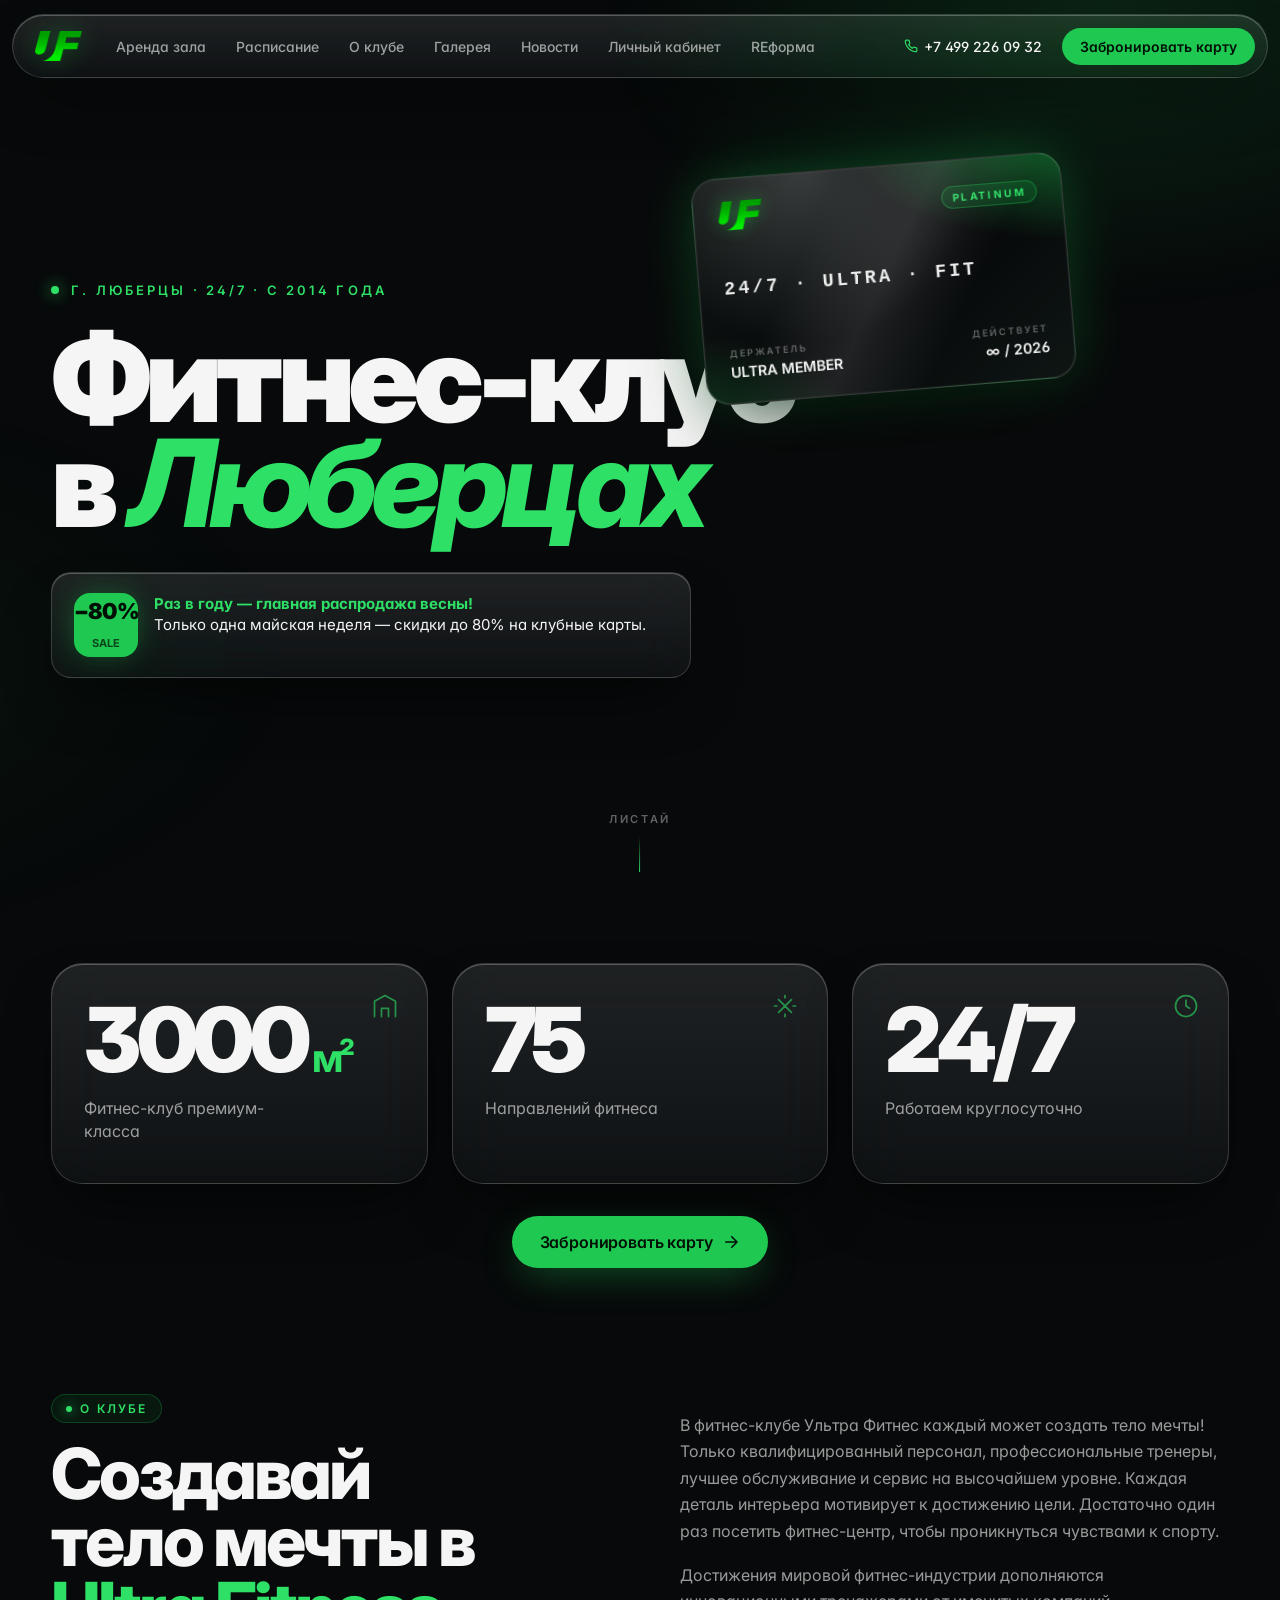
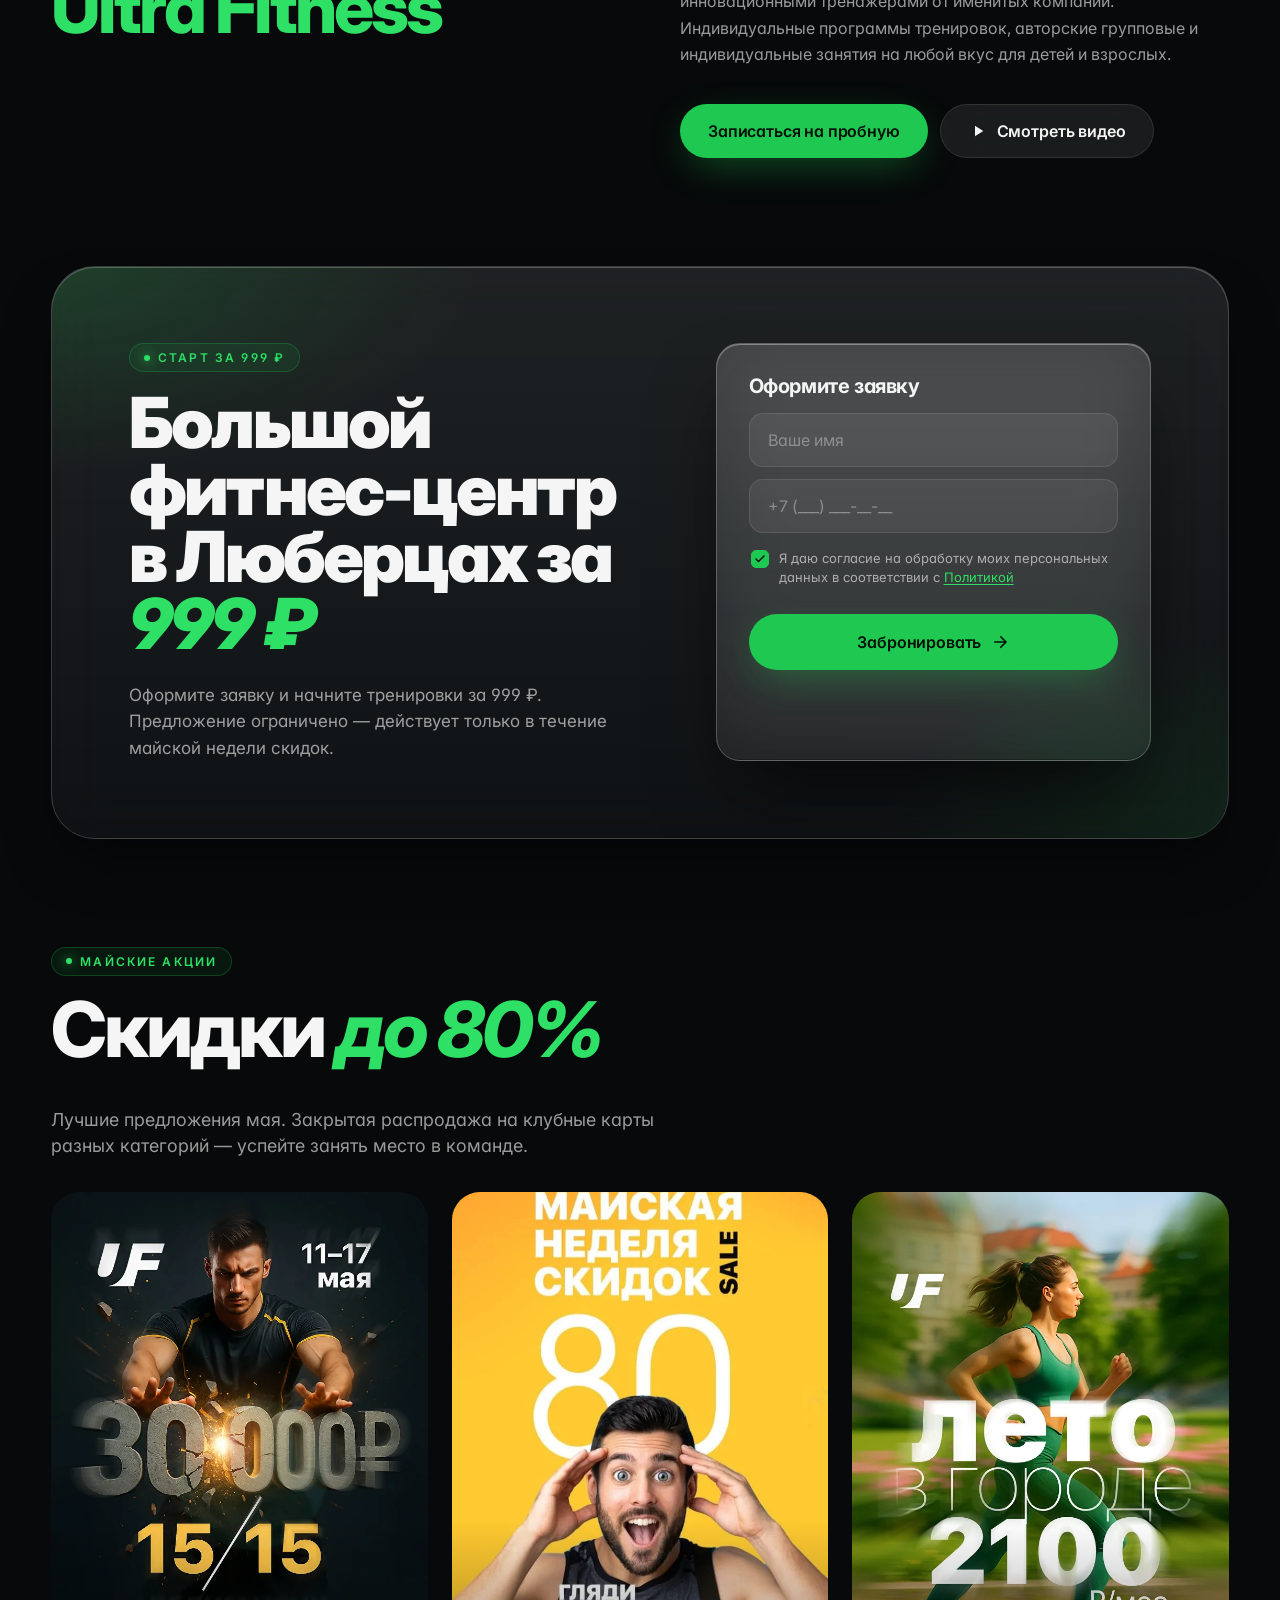
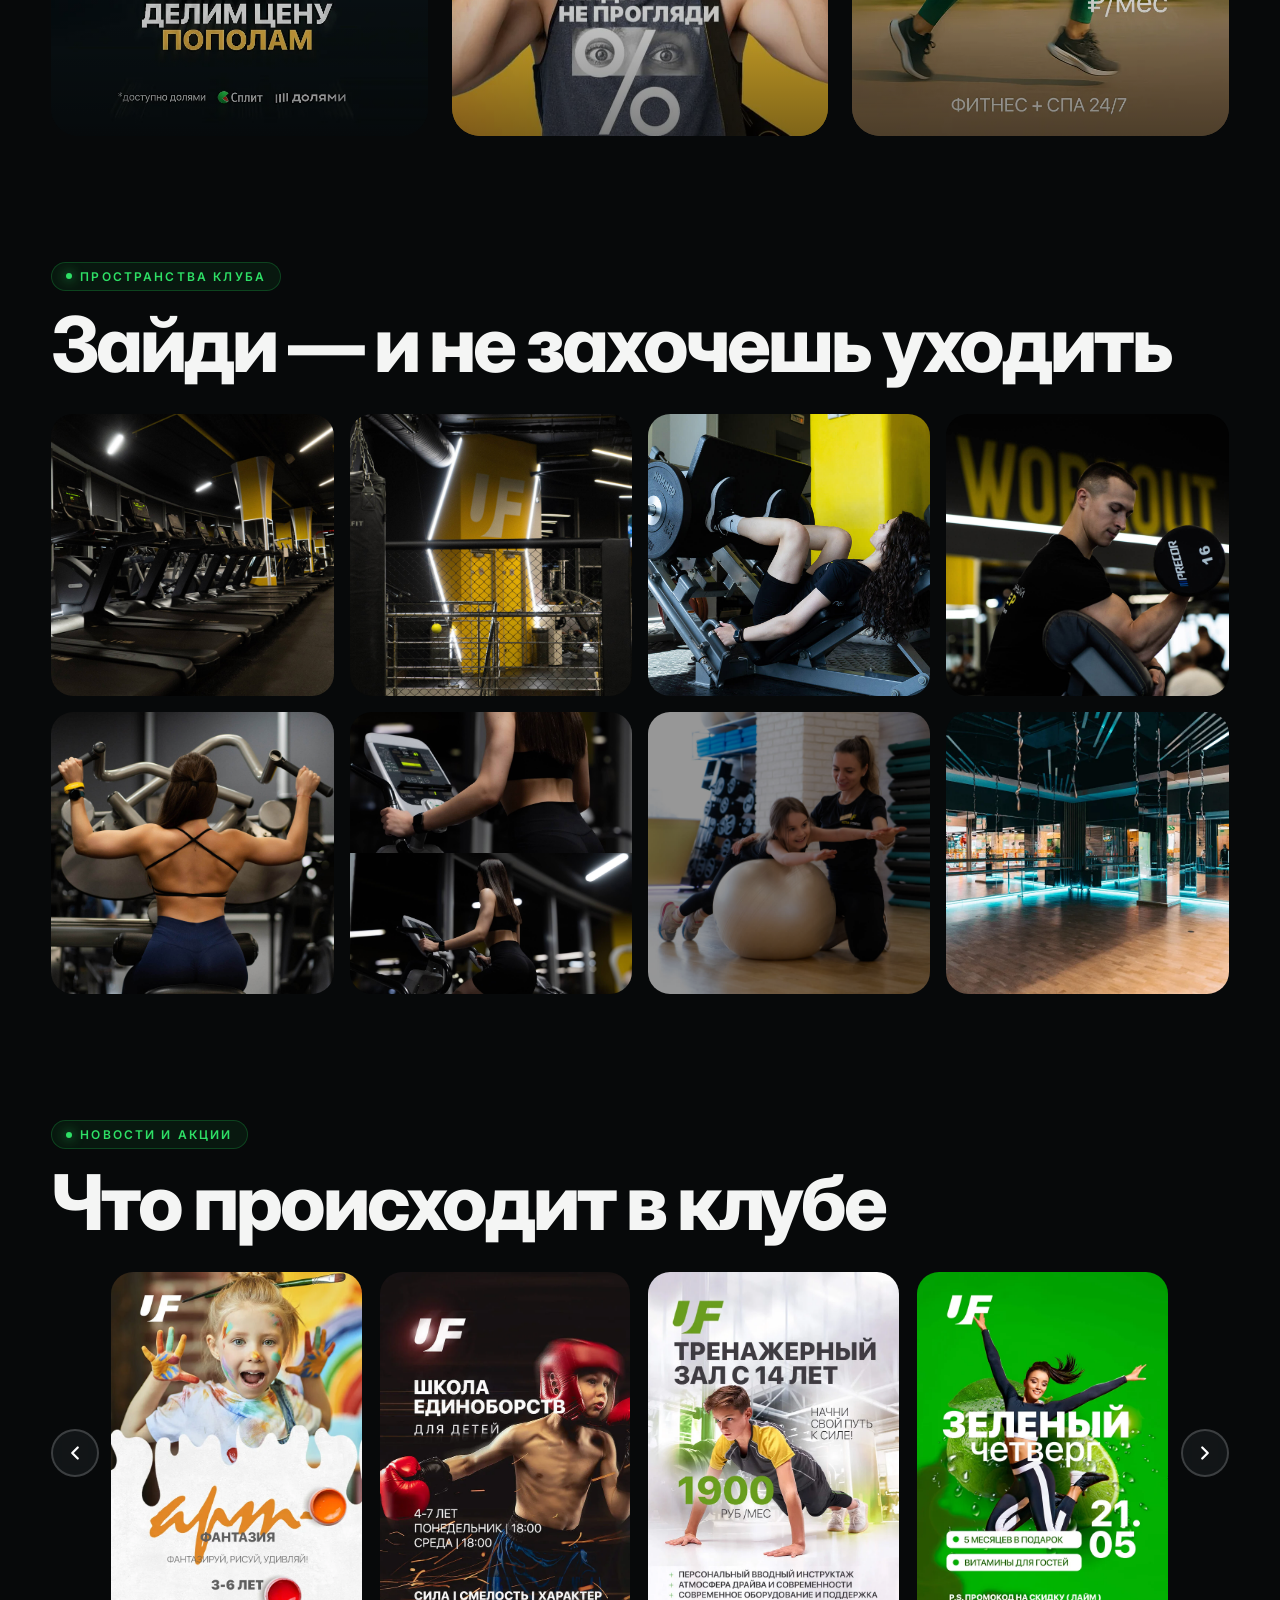
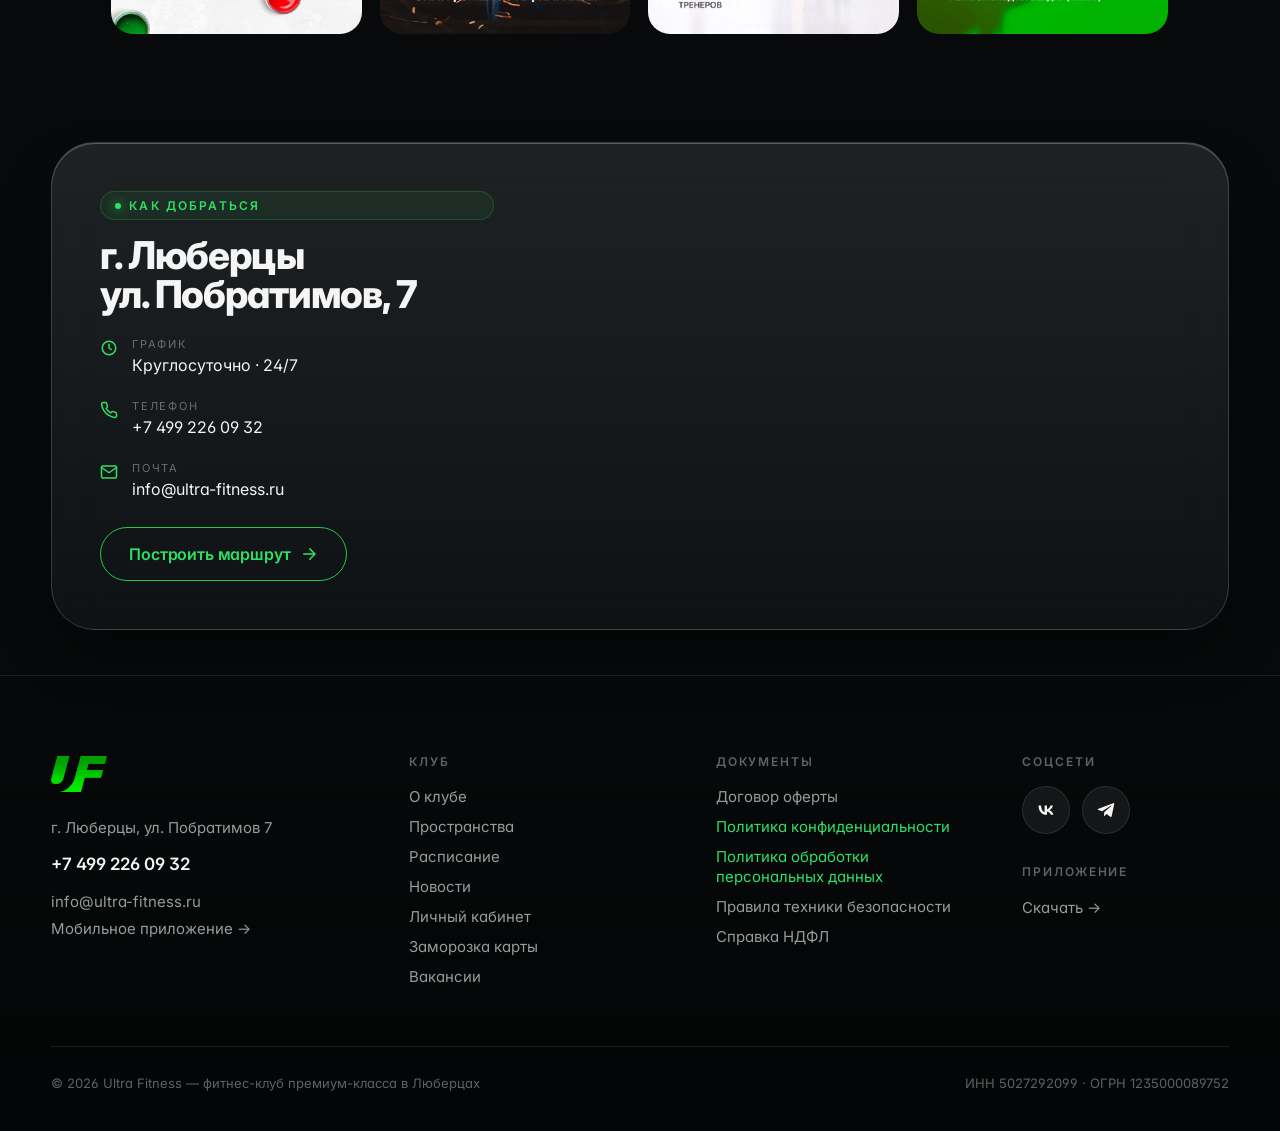
<file: index.html>
<!doctype html>
<html lang="ru">
<head>
  <meta charset="utf-8" />
  <meta name="viewport" content="width=device-width,initial-scale=1" />
  <title>Ultra Fitness — фитнес-клуб премиум-класса в Люберцах</title>
  <link rel="icon" type="image/png" href="assets/favicon.png" />
  <link rel="apple-touch-icon" href="assets/favicon.png" />
  <link rel="preconnect" href="https://fonts.googleapis.com" />
  <link rel="preconnect" href="https://fonts.gstatic.com" crossorigin />
  <link href="https://fonts.googleapis.com/css2?family=Inter:wght@400;500;600;700;800;900&display=swap" rel="stylesheet" />
  <link rel="stylesheet" href="styles.css" />
  <style>
    /* ===== HERO ===== */
    .hero {
      position: relative;
      min-height: 100vh;
      padding: 140px var(--pad) 80px;
      display: flex;
      flex-direction: column;
      justify-content: center;
      overflow: hidden;
    }
    .hero__city {
      font-size: 13px;
      font-weight: 600;
      text-transform: uppercase;
      letter-spacing: 0.24em;
      color: var(--brand-bright);
      margin-bottom: 28px;
      display: flex;
      align-items: center;
      gap: 12px;
    }
    .hero__city .dot {
      width: 8px;
      height: 8px;
      border-radius: 999px;
      background: var(--brand-bright);
      box-shadow: 0 0 16px var(--brand-bright);
      animation: pulse 2s infinite ease-in-out;
    }
    @keyframes pulse {
      0%, 100% { opacity: 1; transform: scale(1); }
      50% { opacity: 0.5; transform: scale(0.85); }
    }
    .hero__title {
      font-size: clamp(54px, 9.5vw, 168px);
      font-weight: 900;
      letter-spacing: -0.055em;
      line-height: 0.86;
      max-width: 18ch;
    }
    .hero__title .accent {
      color: var(--brand-bright);
      font-style: italic;
      font-weight: 800;
    }
    .hero__title .accent-outline {
      -webkit-text-stroke: 2px var(--brand-bright);
      color: transparent;
    }
    .hero__sale {
      margin-top: 36px;
      max-width: 640px;
      display: flex;
      align-items: stretch;
      gap: 16px;
      padding: 20px 22px;
      border-radius: 20px;
    }
    .hero__sale .badge {
      flex-shrink: 0;
      width: 64px;
      height: 64px;
      border-radius: 16px;
      background: var(--brand);
      color: #001005;
      display: grid;
      place-items: center;
      font-weight: 900;
      font-size: 22px;
      letter-spacing: -0.04em;
      line-height: 1;
      box-shadow: 0 0 30px -5px var(--brand-glow);
    }
    .hero__sale .badge span { font-size: 11px; font-weight: 700; letter-spacing: 0; margin-top: 2px; opacity: 0.7; }
    .hero__sale .copy { font-size: 15px; line-height: 1.45; color: var(--text); }
    .hero__sale .copy b { color: var(--brand-bright); font-weight: 700; }

    .hero__scroll {
      position: absolute;
      bottom: 28px;
      left: 50%;
      transform: translateX(-50%);
      display: flex;
      flex-direction: column;
      align-items: center;
      gap: 10px;
      color: var(--text-faint);
      font-size: 11px;
      font-weight: 600;
      letter-spacing: 0.24em;
      text-transform: uppercase;
      z-index: 5;
    }
    .hero__scroll .line {
      width: 1px;
      height: 36px;
      background: linear-gradient(180deg, transparent, var(--brand-bright));
      animation: scrollLine 2s infinite ease-in-out;
    }
    @keyframes scrollLine {
      0% { transform: scaleY(0); transform-origin: top; }
      50% { transform: scaleY(1); transform-origin: top; }
      51% { transform: scaleY(1); transform-origin: bottom; }
      100% { transform: scaleY(0); transform-origin: bottom; }
    }

    /* ===== FLYING CARD ===== */
    .fly-card {
      position: fixed;
      pointer-events: auto;
      width: 360px;
      height: 220px;
      border-radius: 24px;
      z-index: 50;
      cursor: pointer;
      transform-origin: center center;
      will-change: transform, top, left;
      transition: filter 0.4s ease;
    }
    .fly-card__inner {
      position: relative;
      width: 100%;
      height: 100%;
      border-radius: 24px;
      overflow: hidden;
      background:
        radial-gradient(120% 90% at 110% -10%, rgba(31, 200, 81, 0.55), transparent 55%),
        radial-gradient(80% 70% at -10% 110%, rgba(31, 200, 81, 0.25), transparent 60%),
        linear-gradient(140deg, #0F1413, #07090A 60%, #0E1614);
      border: 1px solid rgba(255,255,255,0.16);
      box-shadow:
        0 30px 80px -20px rgba(0,0,0,0.7),
        0 0 0 1px rgba(255,255,255,0.04) inset,
        0 0 60px -10px var(--brand-glow);
      padding: 22px 24px;
      display: flex;
      flex-direction: column;
      justify-content: space-between;
      transform-style: preserve-3d;
    }
    .fly-card__inner::before {
      content: '';
      position: absolute;
      inset: 0;
      background:
        radial-gradient(circle at 30% 0%, rgba(255,255,255,0.18), transparent 50%),
        linear-gradient(120deg, transparent 30%, rgba(255,255,255,0.10) 50%, transparent 70%);
      pointer-events: none;
    }
    .fly-card__chip {
      width: 42px;
      height: 32px;
      border-radius: 7px;
      background: linear-gradient(135deg, #C9D2A2, #7E8A45 60%, #5F6A30);
      box-shadow: inset 0 0 0 1px rgba(0,0,0,0.3), inset 0 2px 0 rgba(255,255,255,0.15);
      position: relative;
    }
    .fly-card__chip::after {
      content: '';
      position: absolute;
      inset: 4px 6px;
      border-radius: 4px;
      background:
        linear-gradient(90deg, transparent 40%, rgba(0,0,0,0.4) 41%, rgba(0,0,0,0.4) 42%, transparent 43%),
        linear-gradient(90deg, transparent 60%, rgba(0,0,0,0.4) 61%, rgba(0,0,0,0.4) 62%, transparent 63%),
        linear-gradient(0deg, transparent 49%, rgba(0,0,0,0.4) 50%, transparent 51%);
    }
    .fly-card__top {
      display: flex;
      align-items: center;
      justify-content: space-between;
    }
    .fly-card__logo {
      height: 28px;
      filter: drop-shadow(0 0 8px rgba(31,200,81,0.45));
    }
    .fly-card__type {
      font-size: 10px;
      font-weight: 700;
      letter-spacing: 0.24em;
      text-transform: uppercase;
      color: var(--brand-bright);
      padding: 4px 10px;
      border-radius: 999px;
      background: rgba(31, 200, 81, 0.12);
      border: 1px solid rgba(31, 200, 81, 0.35);
    }
    .fly-card__num {
      font-family: 'JetBrains Mono', 'SF Mono', ui-monospace, monospace;
      font-size: 18px;
      letter-spacing: 0.16em;
      font-weight: 600;
      color: rgba(255,255,255,0.92);
    }
    .fly-card__bottom {
      display: flex;
      justify-content: space-between;
      align-items: flex-end;
    }
    .fly-card__bottom .label {
      font-size: 9px;
      font-weight: 600;
      letter-spacing: 0.22em;
      text-transform: uppercase;
      color: var(--text-faint);
      margin-bottom: 4px;
    }
    .fly-card__bottom .value {
      font-size: 14px;
      font-weight: 600;
      color: var(--text);
    }
    .fly-card__cta {
      position: absolute;
      inset: 0;
      display: flex;
      align-items: center;
      justify-content: center;
      opacity: 0;
      background: rgba(7, 9, 10, 0.55);
      backdrop-filter: blur(8px);
      transition: opacity 0.3s;
      border-radius: 24px;
    }
    .fly-card:hover .fly-card__cta { opacity: 1; }
    .fly-card__cta-btn {
      padding: 12px 22px;
      border-radius: 999px;
      background: var(--brand);
      color: #001005;
      font-weight: 700;
      font-size: 14px;
      letter-spacing: -0.01em;
      display: flex;
      align-items: center;
      gap: 8px;
    }
    .fly-card__cta-btn svg { width: 16px; height: 16px; }

    @media (max-width: 980px) {
      .fly-card { width: 280px; height: 172px; }
      .fly-card__logo { height: 22px; }
      .fly-card__num { font-size: 15px; }
    }
    @media (max-width: 640px) {
      .fly-card { width: 180px; height: 112px; }
      .fly-card__inner { padding: 12px 14px; border-radius: 16px; }
      .fly-card__logo { height: 15px; }
      .fly-card__num { font-size: 10px; letter-spacing: 0.10em; }
      .fly-card__bottom .label { font-size: 7px; }
      .fly-card__bottom .value { font-size: 10px; }
      .fly-card__type { font-size: 8px; padding: 3px 7px; }
    }
    @media (max-width: 380px) {
      .fly-card { width: 150px; height: 92px; }
      .fly-card__logo { height: 13px; }
      .fly-card__num { font-size: 9px; }
    }

    /* ===== STATS ===== */
    .stats {
      padding: clamp(40px, 7vh, 80px) var(--pad);
      position: relative;
      z-index: 2;
    }
    .stats__grid {
      display: grid;
      grid-template-columns: repeat(3, 1fr);
      gap: 24px;
      max-width: 1320px;
      margin: 0 auto;
    }
    .stat {
      padding: 36px 32px 40px;
      border-radius: var(--radius-lg);
      position: relative;
      overflow: hidden;
    }
    .stat__num {
      font-size: clamp(56px, 7vw, 96px);
      font-weight: 900;
      letter-spacing: -0.05em;
      line-height: 0.9;
      color: var(--text);
      display: flex;
      align-items: baseline;
      gap: 6px;
    }
    .stat__num .unit { font-size: 0.45em; font-weight: 700; color: var(--brand-bright); }
    .stat__label {
      margin-top: 16px;
      font-size: 16px;
      color: var(--text-dim);
      line-height: 1.45;
      max-width: 22ch;
    }
    .stat__icon {
      position: absolute;
      top: 28px;
      right: 28px;
      width: 28px;
      height: 28px;
      stroke: var(--brand-bright);
      stroke-width: 1.5;
      opacity: 0.6;
    }
    @media (max-width: 880px) {
      .stats__grid { grid-template-columns: 1fr; gap: 14px; }
    }

    .cta-block {
      max-width: 1320px;
      margin: 32px auto 0;
      padding: 0 0;
      display: flex;
      justify-content: center;
    }

    /* ===== ABOUT ===== */
    .about {
      padding: clamp(40px, 7vh, 80px) var(--pad);
      position: relative;
      z-index: 2;
    }
    .about__inner {
      max-width: 1320px;
      margin: 0 auto;
      display: grid;
      grid-template-columns: 1fr 1fr;
      gap: 80px;
      align-items: start;
    }
    .about__text p {
      color: var(--text-dim);
      font-size: clamp(16px, 1.25vw, 18px);
      line-height: 1.65;
      margin-top: 18px;
    }
    .about__buttons {
      margin-top: 36px;
      display: flex;
      gap: 12px;
      flex-wrap: wrap;
    }
    .about__big {
      font-size: clamp(40px, 5.5vw, 88px);
      font-weight: 800;
      letter-spacing: -0.04em;
      line-height: 0.95;
    }
    .about__big em {
      color: var(--brand-bright);
      font-style: normal;
    }
    @media (max-width: 980px) {
      .about__inner { grid-template-columns: 1fr; gap: 40px; }
    }

    /* ===== 999 BLOCK ===== */
    .offer-999 {
      padding: clamp(30px, 5vh, 60px) var(--pad);
      position: relative;
      z-index: 2;
    }
    .offer-999__panel {
      max-width: 1320px;
      margin: 0 auto;
      padding: clamp(40px, 6vw, 80px);
      border-radius: var(--radius-xl);
      display: grid;
      grid-template-columns: 1.2fr 1fr;
      gap: 64px;
      position: relative;
      overflow: hidden;
    }
    .offer-999__panel::before {
      content: '';
      position: absolute;
      inset: 0;
      background:
        radial-gradient(60% 60% at 0% 0%, rgba(31, 200, 81, 0.18), transparent 60%),
        radial-gradient(50% 60% at 100% 100%, rgba(31, 200, 81, 0.10), transparent 60%);
      pointer-events: none;
    }
    .offer-999__title {
      position: relative;
      font-size: clamp(40px, 5.5vw, 88px);
      font-weight: 900;
      letter-spacing: -0.04em;
      line-height: 0.95;
    }
    .offer-999__title .price {
      color: var(--brand-bright);
      font-style: italic;
    }
    .offer-999__sub {
      position: relative;
      color: var(--text-dim);
      font-size: 17px;
      margin-top: 24px;
      max-width: 50ch;
      line-height: 1.55;
    }
    .offer-999__form {
      position: relative;
      padding: 32px;
      border-radius: 24px;
    }
    .offer-999__form h4 {
      font-size: 20px;
      font-weight: 700;
      margin-bottom: 16px;
    }
    @media (max-width: 980px) {
      .offer-999__panel { grid-template-columns: 1fr; gap: 32px; }
    }

    /* ===== SALES (3 cards) ===== */
    .sales {
      padding: clamp(40px, 7vh, 80px) var(--pad);
      position: relative;
      z-index: 2;
    }
    .sales__head {
      max-width: 1320px;
      margin: 0 auto 32px;
      display: flex;
      align-items: flex-end;
      justify-content: space-between;
      gap: 40px;
      flex-wrap: wrap;
    }
    .sales__grid {
      max-width: 1320px;
      margin: 0 auto;
      display: grid;
      grid-template-columns: repeat(3, 1fr);
      gap: 24px;
    }
    .sale-card {
      position: relative;
      aspect-ratio: 700 / 1010;
      border-radius: 28px;
      overflow: hidden;
      cursor: pointer;
      transform: translateZ(0);
      transition: transform 0.5s cubic-bezier(0.22, 1, 0.36, 1);
    }
    .sale-card img {
      width: 100%;
      height: 100%;
      object-fit: cover;
      transition: transform 0.8s cubic-bezier(0.22, 1, 0.36, 1);
    }
    .sale-card:hover { transform: translateY(-6px); }
    .sale-card:hover img { transform: scale(1.05); }
    .sale-card::after {
      content: '';
      position: absolute;
      inset: 0;
      background: linear-gradient(180deg, transparent 60%, rgba(0,0,0,0.5));
      pointer-events: none;
    }
    @media (max-width: 880px) {
      .sales__grid { grid-template-columns: 1fr; }
    }

    /* ===== GALLERY ===== */
    .gallery {
      padding: clamp(40px, 7vh, 80px) var(--pad);
      position: relative;
      z-index: 2;
    }
    .gallery__head {
      max-width: 1320px;
      margin: 0 auto 32px;
    }
    .gallery__grid {
      max-width: 1320px;
      margin: 0 auto;
      display: grid;
      grid-template-columns: repeat(4, 1fr);
      grid-auto-rows: 1fr;
      gap: 16px;
    }
    .gallery__item {
      position: relative;
      overflow: hidden;
      border-radius: 22px;
      cursor: pointer;
      aspect-ratio: 1 / 1;
      transition: transform 0.5s cubic-bezier(0.22, 1, 0.36, 1);
    }
    .gallery__item img {
      width: 100%;
      height: 100%;
      object-fit: cover;
      transition: transform 0.8s cubic-bezier(0.22, 1, 0.36, 1);
    }
    .gallery__item:hover { transform: translateY(-4px); }
    .gallery__item:hover img { transform: scale(1.08); }
    .gallery__item::after {
      content: '';
      position: absolute;
      inset: 0;
      background: linear-gradient(180deg, transparent 60%, rgba(0,0,0,0.45));
      opacity: 0;
      transition: opacity 0.3s;
      pointer-events: none;
    }
    .gallery__item:hover::after { opacity: 1; }
    .gallery__zoom {
      position: absolute;
      bottom: 14px;
      right: 14px;
      width: 38px;
      height: 38px;
      border-radius: 999px;
      background: rgba(255,255,255,0.14);
      backdrop-filter: blur(10px);
      border: 1px solid rgba(255,255,255,0.22);
      display: grid;
      place-items: center;
      opacity: 0;
      transform: translateY(8px);
      transition: opacity 0.3s, transform 0.3s;
      z-index: 2;
    }
    .gallery__zoom svg { width: 16px; height: 16px; stroke: #fff; stroke-width: 2; }
    .gallery__item:hover .gallery__zoom { opacity: 1; transform: none; }

    @media (max-width: 880px) {
      .gallery__grid { grid-template-columns: repeat(3, 1fr); gap: 12px; }
    }
    @media (max-width: 540px) {
      .gallery__grid { grid-template-columns: repeat(2, 1fr); gap: 10px; }
    }

    /* ===== LIGHTBOX ===== */
    .lightbox {
      position: fixed;
      inset: 0;
      z-index: 400;
      background: rgba(5, 7, 8, 0.92);
      backdrop-filter: blur(24px) saturate(140%);
      -webkit-backdrop-filter: blur(24px) saturate(140%);
      display: flex;
      align-items: center;
      justify-content: center;
      opacity: 0;
      pointer-events: none;
      transition: opacity 0.35s ease;
    }
    .lightbox.is-open { opacity: 1; pointer-events: auto; }
    .lightbox__stage {
      position: relative;
      width: min(90vw, 1400px);
      max-height: calc(100dvh - 100px);
      display: flex;
      align-items: center;
      justify-content: center;
    }
    .lightbox__img {
      max-width: 100%;
      max-height: calc(100dvh - 100px);
      width: auto;
      height: auto;
      object-fit: contain;
      border-radius: 14px;
      box-shadow: 0 30px 80px -10px rgba(0,0,0,0.7), 0 0 60px -20px var(--brand-glow);
      transform: scale(0.96);
      opacity: 0;
      transition: transform 0.45s cubic-bezier(0.22, 1, 0.36, 1), opacity 0.35s;
    }
    .lightbox.is-open .lightbox__img { transform: none; opacity: 1; }
    .lightbox__btn {
      position: absolute;
      top: 24px;
      right: 24px;
      width: 48px;
      height: 48px;
      border-radius: 999px;
      background: rgba(255,255,255,0.08);
      border: 1px solid rgba(255,255,255,0.16);
      backdrop-filter: blur(16px);
      display: inline-flex;
      align-items: center;
      justify-content: center;
      z-index: 3;
      cursor: pointer;
      transition: background 0.2s, transform 0.2s;
    }
    .lightbox__btn:hover { background: rgba(255,255,255,0.18); transform: scale(1.05); }
    .lightbox__btn svg { width: 22px; height: 22px; stroke: #fff; stroke-width: 2; }
    .lightbox__nav {
      position: absolute;
      top: 50%;
      transform: translateY(-50%);
      width: 56px;
      height: 56px;
      border-radius: 999px;
      background: rgba(255,255,255,0.08);
      border: 1px solid rgba(255,255,255,0.18);
      backdrop-filter: blur(16px);
      display: inline-flex;
      align-items: center;
      justify-content: center;
      cursor: pointer;
      z-index: 3;
      transition: background 0.2s, transform 0.2s;
    }
    .lightbox__nav:hover { background: rgba(31,200,81,0.30); border-color: rgba(31,200,81,0.55); }
    .lightbox__nav svg { width: 24px; height: 24px; stroke: #fff; stroke-width: 2; }
    .lightbox__nav--prev { left: 24px; }
    .lightbox__nav--next { right: 24px; }
    .lightbox__nav:hover { transform: translateY(-50%) scale(1.05); }
    .lightbox__counter {
      position: absolute;
      bottom: 24px;
      left: 50%;
      transform: translateX(-50%);
      padding: 8px 16px;
      border-radius: 999px;
      background: rgba(255,255,255,0.08);
      border: 1px solid rgba(255,255,255,0.16);
      backdrop-filter: blur(16px);
      font-size: 13px;
      font-weight: 600;
      letter-spacing: 0.12em;
      color: var(--text-dim);
      z-index: 3;
    }
    .lightbox__counter b { color: var(--brand-bright); }
    @media (max-width: 640px) {
      .lightbox__nav { width: 44px; height: 44px; }
      .lightbox__nav--prev { left: 10px; }
      .lightbox__nav--next { right: 10px; }
      .lightbox__btn { top: 14px; right: 14px; width: 40px; height: 40px; }
      .lightbox__stage { width: 96vw; max-height: calc(100dvh - 80px); }
    }

    /* ===== NEWS ===== */
    .news {
      padding: clamp(40px, 7vh, 80px) var(--pad);
      position: relative;
      z-index: 2;
    }
    .news__head {
      max-width: 1320px;
      margin: 0 auto 32px;
    }
    .news__carousel-outer {
      max-width: 1320px;
      margin: 0 auto;
      position: relative;
      padding: 0 60px;
    }
    .news__carousel {
      overflow: hidden;
      container-type: inline-size;
    }
    .news__track {
      display: flex;
      gap: 18px;
      will-change: transform;
    }
    .news-card {
      position: relative;
      width: calc((100cqi - 3 * 18px) / 4);
      aspect-ratio: 700 / 1010;
      border-radius: 22px;
      overflow: hidden;
      cursor: pointer;
      flex-shrink: 0;
      transition: transform 0.4s cubic-bezier(0.22, 1, 0.36, 1);
    }
    @container (max-width: 640px) {
      .news-card { width: 100cqi; }
    }
    .news-card img {
      width: 100%;
      height: 100%;
      object-fit: cover;
      transition: transform 0.8s;
    }
    .news-card:hover { transform: translateY(-4px); }
    .news-card:hover img { transform: scale(1.05); }
    .news__nav {
      position: absolute;
      top: 50%;
      transform: translateY(-50%);
      width: 48px;
      height: 48px;
      border-radius: 50%;
      border: 2px solid rgba(255,255,255,0.18);
      background: rgba(20,24,26,0.85);
      backdrop-filter: blur(8px);
      -webkit-backdrop-filter: blur(8px);
      cursor: pointer;
      display: flex;
      align-items: center;
      justify-content: center;
      color: #fff;
      transition: background 0.2s, border-color 0.2s, transform 0.2s;
      z-index: 10;
      padding: 0;
    }
    .news__nav:hover {
      background: var(--brand-bright);
      border-color: var(--brand-bright);
      transform: translateY(-50%) scale(1.1);
    }
    .news__nav--prev { left: 0; }
    .news__nav--next { right: 0; }
    .news__nav svg { width: 22px; height: 22px; pointer-events: none; }
    @media (max-width: 640px) {
      .news__carousel-outer { padding: 0 44px; }
      .news__nav { width: 38px; height: 38px; }
      .news__nav svg { width: 18px; height: 18px; }
    }

    /* ===== MAP ===== */
    .map-block {
      padding: clamp(30px, 5vh, 60px) var(--pad);
      position: relative;
      z-index: 2;
    }
    .map-block__panel {
      max-width: 1320px;
      margin: 0 auto;
      border-radius: var(--radius-xl);
      overflow: hidden;
      position: relative;
      display: grid;
      grid-template-columns: 1fr 1.4fr;
      min-height: 460px;
    }
    .map-block__info {
      padding: 48px;
      display: flex;
      flex-direction: column;
      justify-content: center;
      gap: 16px;
    }
    .map-block__info h3 {
      font-size: clamp(28px, 3vw, 40px);
      font-weight: 800;
      letter-spacing: -0.03em;
      line-height: 1;
    }
    .map-block__info .row {
      display: flex;
      gap: 14px;
      align-items: flex-start;
      margin-top: 8px;
    }
    .map-block__info .row svg { width: 18px; height: 18px; stroke: var(--brand-bright); flex-shrink: 0; margin-top: 2px; }
    .map-block__info .row > div .l { font-size: 11px; text-transform: uppercase; letter-spacing: 0.16em; color: var(--text-faint); margin-bottom: 4px; }
    .map-block__info .row > div .v { font-size: 16px; color: var(--text); }
    .map-block__info .row > div .v a { color: var(--text); }
    .map-block__info .row > div .v a:hover { color: var(--brand-bright); }
    .map-block__iframe {
      position: relative;
      min-height: 360px;
    }
    .map-block__iframe iframe {
      position: absolute;
      inset: 0;
      width: 100%;
      height: 100%;
      border: 0;
      filter: grayscale(0.4) contrast(1.05);
    }
    @media (max-width: 880px) {
      .map-block__panel { grid-template-columns: 1fr; }
      .map-block__iframe { min-height: 320px; }
    }

    /* keep card visible on mobile but scaled down via media queries above */
  </style>
</head>
<body>

<!-- ===== FLYING CARD ===== -->
<div class="fly-card" id="flyCard" role="button" aria-label="Забронировать клубную карту" data-open-booking data-screen-label="Flying Card">
  <div class="fly-card__inner">
    <div class="fly-card__top">
      <img src="assets/logo.webp" alt="UF" class="fly-card__logo" />
      <div class="fly-card__type">Platinum</div>
    </div>
    <div class="fly-card__num">24/7 · ULTRA · FIT</div>
    <div class="fly-card__bottom">
      <div>
        <div class="label">Держатель</div>
        <div class="value">ULTRA MEMBER</div>
      </div>
      <div style="text-align:right">
        <div class="label">Действует</div>
        <div class="value">∞ / 2026</div>
      </div>
    </div>
    <div class="fly-card__cta">
      <div class="fly-card__cta-btn">
        Забронировать
        <svg viewBox="0 0 24 24" fill="none" stroke="currentColor" stroke-width="2.2" stroke-linecap="round" stroke-linejoin="round"><path d="M5 12h14M13 5l7 7-7 7"/></svg>
      </div>
    </div>
  </div>
</div>

<main>

<!-- ===== HERO ===== -->
<section class="hero" id="hero" data-screen-label="01 Hero">
  <div class="container">
    <div class="hero__city reveal">
      <span class="dot"></span>
      г. Люберцы · 24/7 · с 2014 года
    </div>
    <h1 class="hero__title reveal" data-delay="1">
      Фитнес-клуб<br/>
      в <span class="accent">Люберцах</span>
    </h1>
    <div class="hero__sale glass reveal" data-delay="2">
      <div class="badge">−80%<span>SALE</span></div>
      <div class="copy">
        <b>Раз в году — главная распродажа весны!</b><br/>
        Только одна майская неделя — скидки до 80% на клубные карты.
      </div>
    </div>
  </div>
  <div class="hero__scroll">
    <span>Листай</span>
    <span class="line"></span>
  </div>
</section>

<!-- ===== STATS ===== -->
<section class="stats" id="stats" data-screen-label="02 Stats">
  <div class="stats__grid">
    <div class="stat glass reveal">
      <svg class="stat__icon" viewBox="0 0 24 24" fill="none" stroke-linecap="round" stroke-linejoin="round"><path d="M3 21V8l9-5 9 5v13M9 21v-7h6v7"/></svg>
      <div class="stat__num">3000<span class="unit">м²</span></div>
      <div class="stat__label">Фитнес-клуб премиум-класса</div>
    </div>
    <div class="stat glass reveal" data-delay="1">
      <svg class="stat__icon" viewBox="0 0 24 24" fill="none" stroke-linecap="round" stroke-linejoin="round"><path d="M6.5 6.5l11 11M6.5 17.5l11-11M3 12h2M19 12h2M12 3v2M12 19v2"/></svg>
      <div class="stat__num">75</div>
      <div class="stat__label">Направлений фитнеса</div>
    </div>
    <div class="stat glass reveal" data-delay="2">
      <svg class="stat__icon" viewBox="0 0 24 24" fill="none" stroke-linecap="round" stroke-linejoin="round"><circle cx="12" cy="12" r="9"/><path d="M12 7v5l3 2"/></svg>
      <div class="stat__num">24/7</div>
      <div class="stat__label">Работаем круглосуточно</div>
    </div>
  </div>
  <div class="cta-block reveal" data-delay="2">
    <button class="btn btn--primary" data-open-booking>
      Забронировать карту
      <svg viewBox="0 0 24 24" fill="none" stroke="currentColor" stroke-width="2.2" stroke-linecap="round" stroke-linejoin="round"><path d="M5 12h14M13 5l7 7-7 7"/></svg>
    </button>
  </div>
</section>

<!-- ===== ABOUT ===== -->
<section class="about" id="about" data-screen-label="03 About">
  <div class="about__inner">
    <div class="about__heading reveal">
      <div class="eyebrow">О клубе</div>
      <h2 class="about__big" style="margin-top: 18px;">
        Создавай тело мечты в <em>Ultra Fitness</em>
      </h2>
    </div>
    <div class="about__text reveal" data-delay="1">
      <p>
        В фитнес-клубе Ультра Фитнес каждый может создать тело мечты! Только квалифицированный персонал, профессиональные тренеры, лучшее обслуживание и сервис на высочайшем уровне. Каждая деталь интерьера мотивирует к достижению цели. Достаточно один раз посетить фитнес-центр, чтобы проникнуться чувствами к спорту.
      </p>
      <p>
        Достижения мировой фитнес-индустрии дополняются инновационными тренажерами от именитых компаний. Индивидуальные программы тренировок, авторские групповые и индивидуальные занятия на любой вкус для детей и взрослых.
      </p>
      <div class="about__buttons">
        <button class="btn btn--primary"
          data-open-booking
          data-modal-eyebrow="Пробная тренировка"
          data-modal-title="Запишитесь на пробную тренировку"
          data-modal-sub="Менеджер свяжется с вами, подберёт удобное время и направление — на знакомство с клубом и тренером."
          data-modal-button="Записаться">
          Записаться на пробную
        </button>
        <button class="btn btn--ghost" data-open-video>
          <svg viewBox="0 0 24 24" fill="currentColor"><path d="M8 5v14l11-7z"/></svg>
          Смотреть видео
        </button>
      </div>
    </div>
  </div>
</section>

<!-- ===== 999 OFFER ===== -->
<section class="offer-999" id="offer999">
  <div class="offer-999__panel glass reveal">
    <div>
      <div class="eyebrow">Старт за 999 ₽</div>
      <h2 class="offer-999__title" style="margin-top: 18px;">
        Большой<br/>фитнес-центр<br/>в Люберцах за <span class="price">999 ₽</span>
      </h2>
      <p class="offer-999__sub">Оформите заявку и начните тренировки за 999 ₽. Предложение ограничено — действует только в течение майской недели скидок.</p>
    </div>
    <div class="offer-999__form glass-strong">
      <h4>Оформите заявку</h4>
      <form class="uf-form" id="offerForm" novalidate>
        <div class="uf-field">
          <input type="text" name="name" placeholder="Ваше имя" required autocomplete="name" />
        </div>
        <div class="uf-field">
          <input type="tel" name="phone" placeholder="+7 (___) ___-__-__" required autocomplete="tel" data-phone-mask />
        </div>
        <label class="uf-consent">
          <input type="checkbox" name="consent" checked required />
          <span class="check"><svg viewBox="0 0 24 24" fill="none" stroke-linecap="round" stroke-linejoin="round"><polyline points="20 6 9 17 4 12"/></svg></span>
          <span>Я даю согласие на обработку моих персональных данных в соответствии с <a href="#">Политикой</a></span>
        </label>
        <button type="submit" class="btn btn--primary">
          Забронировать
          <svg viewBox="0 0 24 24" fill="none" stroke="currentColor" stroke-width="2.2" stroke-linecap="round" stroke-linejoin="round"><path d="M5 12h14M13 5l7 7-7 7"/></svg>
        </button>
      </form>
    </div>
  </div>
</section>

<!-- ===== SALES ===== -->
<section class="sales" id="sales" data-screen-label="04 Sales">
  <div class="sales__head">
    <div class="reveal">
      <div class="eyebrow">Майские акции</div>
      <h2 class="section-title" style="margin-top:18px;">Скидки <em style="color:var(--brand-bright);font-style:italic;">до&nbsp;80%</em></h2>
    </div>
    <p class="section-sub reveal" data-delay="1">Лучшие предложения мая. Закрытая распродажа на клубные карты разных категорий — успейте занять место в команде.</p>
  </div>
  <div class="sales__grid">
    <div class="sale-card reveal" data-open-booking><img src="assets/sale-1.webp" alt="Скидка 1" loading="lazy" /></div>
    <div class="sale-card reveal" data-delay="1" data-open-booking><img src="assets/sale-2.webp" alt="Скидка 2" loading="lazy" /></div>
    <div class="sale-card reveal" data-delay="2" data-open-booking><img src="assets/sale-3.webp" alt="Скидка 3" loading="lazy" /></div>
  </div>
</section>

<!-- ===== GALLERY ===== -->
<section class="gallery" id="gallery" data-screen-label="05 Gallery">
  <div class="gallery__head">
    <div class="reveal">
      <div class="eyebrow">Пространства клуба</div>
      <h2 class="section-title" style="margin-top:18px;">Зайди — и не захочешь уходить</h2>
    </div>
  </div>
  <div class="gallery__grid" data-lightbox="gallery">
    <div class="gallery__item reveal" data-src="assets/club-1.jpeg"><img src="assets/club-1.jpeg" alt="Кардио-зона" loading="lazy" /><div class="gallery__zoom"><svg viewBox="0 0 24 24" fill="none" stroke-linecap="round" stroke-linejoin="round"><path d="M15 3h6v6M9 21H3v-6M21 3l-7 7M3 21l7-7"/></svg></div></div>
    <div class="gallery__item reveal" data-delay="1" data-src="assets/club-2.jpeg"><img src="assets/club-2.jpeg" alt="Боксёрский зал" loading="lazy" /><div class="gallery__zoom"><svg viewBox="0 0 24 24" fill="none" stroke-linecap="round" stroke-linejoin="round"><path d="M15 3h6v6M9 21H3v-6M21 3l-7 7M3 21l7-7"/></svg></div></div>
    <div class="gallery__item reveal" data-delay="2" data-src="assets/club-3.jpeg"><img src="assets/club-3.jpeg" alt="Тренажёрный зал" loading="lazy" /><div class="gallery__zoom"><svg viewBox="0 0 24 24" fill="none" stroke-linecap="round" stroke-linejoin="round"><path d="M15 3h6v6M9 21H3v-6M21 3l-7 7M3 21l7-7"/></svg></div></div>
    <div class="gallery__item reveal" data-delay="3" data-src="assets/club-4.jpeg"><img src="assets/club-4.jpeg" alt="Зал единоборств" loading="lazy" /><div class="gallery__zoom"><svg viewBox="0 0 24 24" fill="none" stroke-linecap="round" stroke-linejoin="round"><path d="M15 3h6v6M9 21H3v-6M21 3l-7 7M3 21l7-7"/></svg></div></div>
    <div class="gallery__item reveal" data-src="assets/club-5.jpeg"><img src="assets/club-5.jpeg" alt="Силовая" loading="lazy" /><div class="gallery__zoom"><svg viewBox="0 0 24 24" fill="none" stroke-linecap="round" stroke-linejoin="round"><path d="M15 3h6v6M9 21H3v-6M21 3l-7 7M3 21l7-7"/></svg></div></div>
    <div class="gallery__item reveal" data-delay="1" data-src="assets/club-6.jpeg"><img src="assets/club-6.jpeg" alt="Тренировка" loading="lazy" /><div class="gallery__zoom"><svg viewBox="0 0 24 24" fill="none" stroke-linecap="round" stroke-linejoin="round"><path d="M15 3h6v6M9 21H3v-6M21 3l-7 7M3 21l7-7"/></svg></div></div>
    <div class="gallery__item reveal" data-delay="2" data-src="assets/club-7.png"><img src="assets/club-7.png" alt="Детский фитнес" loading="lazy" /><div class="gallery__zoom"><svg viewBox="0 0 24 24" fill="none" stroke-linecap="round" stroke-linejoin="round"><path d="M15 3h6v6M9 21H3v-6M21 3l-7 7M3 21l7-7"/></svg></div></div>
    <div class="gallery__item reveal" data-delay="3" data-src="assets/hall-1.webp"><img src="assets/hall-1.webp" alt="Студия пилатеса" loading="lazy" /><div class="gallery__zoom"><svg viewBox="0 0 24 24" fill="none" stroke-linecap="round" stroke-linejoin="round"><path d="M15 3h6v6M9 21H3v-6M21 3l-7 7M3 21l7-7"/></svg></div></div>
  </div>
</section>

<!-- ===== NEWS ===== -->
<section class="news" id="news" data-screen-label="06 News">
  <div class="news__head">
    <div class="reveal">
      <div class="eyebrow">Новости и акции</div>
      <h2 class="section-title" style="margin-top:18px;">Что происходит в клубе</h2>
    </div>
  </div>
  <div class="news__carousel-outer">
    <button class="news__nav news__nav--prev" aria-label="Назад">
      <svg viewBox="0 0 24 24" fill="none" stroke="currentColor" stroke-width="2.5" stroke-linecap="round" stroke-linejoin="round"><polyline points="15 18 9 12 15 6"/></svg>
    </button>
    <div class="news__carousel">
      <div class="news__track" id="newsTrack">
        <div class="news-card"><img src="assets/news-1.webp" alt="Новость" loading="lazy" /></div>
        <div class="news-card"><img src="assets/news-2.webp" alt="Новость" loading="lazy" /></div>
        <div class="news-card"><img src="assets/news-3.webp" alt="Новость" loading="lazy" /></div>
        <div class="news-card"><img src="assets/news-4.webp" alt="Новость" loading="lazy" /></div>
        <div class="news-card"><img src="assets/news-5.webp" alt="Новость" loading="lazy" /></div>
        <div class="news-card"><img src="assets/news-6.webp" alt="Новость" loading="lazy" /></div>
        <div class="news-card"><img src="assets/news-7.jpeg" alt="Новость" loading="lazy" /></div>
        <div class="news-card"><img src="assets/news-8.jpeg" alt="Новость" loading="lazy" /></div>
        <div class="news-card"><img src="assets/news-9.jpeg" alt="Новость" loading="lazy" /></div>
        <div class="news-card"><img src="assets/news-10.jpeg" alt="Новость" loading="lazy" /></div>
        <div class="news-card"><img src="assets/news-11.jpeg" alt="Новость" loading="lazy" /></div>
        <div class="news-card"><img src="assets/news-12.jpeg" alt="Новость" loading="lazy" /></div>
      </div>
    </div>
    <button class="news__nav news__nav--next" aria-label="Вперёд">
      <svg viewBox="0 0 24 24" fill="none" stroke="currentColor" stroke-width="2.5" stroke-linecap="round" stroke-linejoin="round"><polyline points="9 18 15 12 9 6"/></svg>
    </button>
  </div>
</section>

<!-- ===== MAP ===== -->
<section class="map-block" id="map">
  <div class="map-block__panel glass reveal">
    <div class="map-block__info">
      <div class="eyebrow">Как добраться</div>
      <h3>г. Люберцы<br/>ул. Побратимов, 7</h3>
      <div class="row">
        <svg viewBox="0 0 24 24" fill="none" stroke-width="2" stroke-linecap="round" stroke-linejoin="round"><circle cx="12" cy="12" r="9"/><path d="M12 7v5l3 2"/></svg>
        <div>
          <div class="l">График</div>
          <div class="v">Круглосуточно · 24/7</div>
        </div>
      </div>
      <div class="row">
        <svg viewBox="0 0 24 24" fill="none" stroke-width="2" stroke-linecap="round" stroke-linejoin="round"><path d="M22 16.92v3a2 2 0 0 1-2.18 2 19.79 19.79 0 0 1-8.63-3.07 19.5 19.5 0 0 1-6-6 19.79 19.79 0 0 1-3.07-8.67A2 2 0 0 1 4.11 2h3a2 2 0 0 1 2 1.72 12.84 12.84 0 0 0 .7 2.81 2 2 0 0 1-.45 2.11L8.09 9.91a16 16 0 0 0 6 6l1.27-1.27a2 2 0 0 1 2.11-.45 12.84 12.84 0 0 0 2.81.7A2 2 0 0 1 22 16.92z"/></svg>
        <div>
          <div class="l">Телефон</div>
          <div class="v"><a href="tel:+74992260932">+7 499 226 09 32</a></div>
        </div>
      </div>
      <div class="row">
        <svg viewBox="0 0 24 24" fill="none" stroke-width="2" stroke-linecap="round" stroke-linejoin="round"><path d="M4 4h16c1.1 0 2 .9 2 2v12c0 1.1-.9 2-2 2H4c-1.1 0-2-.9-2-2V6c0-1.1.9-2 2-2z"/><polyline points="22,6 12,13 2,6"/></svg>
        <div>
          <div class="l">Почта</div>
          <div class="v"><a href="mailto:info@ultra-fitness.ru">info@ultra-fitness.ru</a></div>
        </div>
      </div>
      <a class="btn btn--outline" href="https://yandex.ru/maps/?text=г.Люберцы+ул.+Побратимов+7" target="_blank" rel="noopener" style="margin-top: 12px; align-self: flex-start;">
        Построить маршрут
        <svg viewBox="0 0 24 24" fill="none" stroke="currentColor" stroke-width="2" stroke-linecap="round" stroke-linejoin="round"><path d="M5 12h14M13 5l7 7-7 7"/></svg>
      </a>
    </div>
    <div class="map-block__iframe">
      <iframe
        src="https://yandex.ru/map-widget/v1/?ll=37.896400%2C55.692115&z=17&pt=37.896400%2C55.692115%2Cpm2gnm"
        allowfullscreen></iframe>
    </div>
  </div>
</section>

</main>

<!-- LIGHTBOX — must be before scripts so getElementById('lightbox') works -->
<div class="lightbox" id="lightbox" aria-hidden="true">
  <button class="lightbox__btn" id="lbClose" aria-label="Закрыть">
    <svg viewBox="0 0 24 24" fill="none" stroke-linecap="round" stroke-linejoin="round"><path d="M18 6L6 18M6 6l12 12"/></svg>
  </button>
  <button class="lightbox__nav lightbox__nav--prev" id="lbPrev" aria-label="Предыдущее">
    <svg viewBox="0 0 24 24" fill="none" stroke-linecap="round" stroke-linejoin="round"><polyline points="15 18 9 12 15 6"/></svg>
  </button>
  <button class="lightbox__nav lightbox__nav--next" id="lbNext" aria-label="Следующее">
    <svg viewBox="0 0 24 24" fill="none" stroke-linecap="round" stroke-linejoin="round"><polyline points="9 18 15 12 9 6"/></svg>
  </button>
  <div class="lightbox__stage">
    <img class="lightbox__img" id="lbImg" alt="" />
  </div>
  <div class="lightbox__counter"><b id="lbCur">1</b> / <span id="lbTotal">8</span></div>
</div>

<script src="site.js"></script>
<script src="fly-card.js"></script>
<script>
  // ===== LIGHTBOX =====
  (function () {
    const grid = document.querySelector('[data-lightbox="gallery"]');
    const lb = document.getElementById('lightbox');
    if (!grid || !lb) return;
    const img = document.getElementById('lbImg');
    const cur = document.getElementById('lbCur');
    const total = document.getElementById('lbTotal');
    const items = [...grid.querySelectorAll('.gallery__item')].map((el) => ({ src: el.dataset.src, alt: el.querySelector('img').alt }));
    let i = 0;
    total.textContent = items.length;

    function show(n) {
      i = (n + items.length) % items.length;
      img.style.opacity = 0;
      img.style.transform = 'scale(0.96)';
      const next = new Image();
      next.onload = () => {
        img.src = items[i].src;
        img.alt = items[i].alt;
        requestAnimationFrame(() => {
          img.style.opacity = 1;
          img.style.transform = 'scale(1)';
        });
      };
      next.src = items[i].src;
      cur.textContent = i + 1;
    }
    function open(n) {
      show(n);
      lb.classList.add('is-open');
      document.body.style.overflow = 'hidden';
    }
    function close() {
      lb.classList.remove('is-open');
      document.body.style.overflow = '';
    }
    items.forEach((_, n) => {
      grid.querySelectorAll('.gallery__item')[n].addEventListener('click', () => open(n));
    });
    document.getElementById('lbClose').addEventListener('click', close);
    document.getElementById('lbPrev').addEventListener('click', (e) => { e.stopPropagation(); show(i - 1); });
    document.getElementById('lbNext').addEventListener('click', (e) => { e.stopPropagation(); show(i + 1); });
    lb.addEventListener('click', (e) => { if (e.target === lb) close(); });
    document.addEventListener('keydown', (e) => {
      if (!lb.classList.contains('is-open')) return;
      if (e.key === 'Escape') close();
      else if (e.key === 'ArrowLeft') show(i - 1);
      else if (e.key === 'ArrowRight') show(i + 1);
    });
  })();
</script>
<script>
  // ===== NEWS CAROUSEL =====
  (function initNewsCarousel() {
    var outer = document.querySelector('.news__carousel-outer');
    if (!outer) return;
    var viewport = outer.querySelector('.news__carousel');
    var track = document.getElementById('newsTrack');
    var GAP = 18;
    var CLONES = 4;

    var realCards = Array.from(track.querySelectorAll('.news-card'));
    var total = realCards.length;

    // Prepend clones of last CLONES real cards (maintain order: real[n-4]..real[n-1])
    for (var i = total - 1; i >= total - CLONES; i--) {
      var c = realCards[i].cloneNode(true);
      c.setAttribute('aria-hidden', 'true');
      track.prepend(c);
    }
    // Append clones of first CLONES real cards
    for (var i = 0; i < CLONES; i++) {
      var c = realCards[i].cloneNode(true);
      c.setAttribute('aria-hidden', 'true');
      track.appendChild(c);
    }

    var allCards = Array.from(track.children);
    var idx = CLONES; // start at first real card
    var busy = false;
    var currentStep = 0;

    function recalc() {
      var cw = allCards[CLONES].offsetWidth; // read from CSS (container query sets widths)
      currentStep = cw + GAP;
    }

    function moveTo(newIdx, animate) {
      track.style.transition = animate ? 'transform 0.5s cubic-bezier(0.25, 0.46, 0.45, 0.94)' : 'none';
      track.style.transform = 'translateX(' + (-(newIdx * currentStep)) + 'px)';
      idx = newIdx;
    }

    function next() {
      if (busy) return;
      busy = true;
      moveTo(idx + 1, true);
    }

    function prev() {
      if (busy) return;
      busy = true;
      moveTo(idx - 1, true);
    }

    track.addEventListener('transitionend', function() {
      if (idx >= CLONES + total) {
        moveTo(idx - total, false);
      } else if (idx < CLONES) {
        moveTo(idx + total, false);
      }
      busy = false;
    });

    outer.querySelector('.news__nav--prev').addEventListener('click', prev);
    outer.querySelector('.news__nav--next').addEventListener('click', next);

    // Swipe support
    var touchStartX = 0;
    viewport.addEventListener('touchstart', function(e) {
      touchStartX = e.touches[0].clientX;
    }, { passive: true });
    viewport.addEventListener('touchend', function(e) {
      var dx = e.changedTouches[0].clientX - touchStartX;
      if (Math.abs(dx) > 50) { dx < 0 ? next() : prev(); }
    });

    window.addEventListener('resize', function() { recalc(); moveTo(idx, false); });

    // Defer until browser has completed layout so offsetWidth is accurate
    requestAnimationFrame(function() {
      recalc();
      moveTo(idx, false);
    });
  })();

  // Handle in-line offer form (re-use modal thanks flow)
  document.getElementById('offerForm')?.addEventListener('submit', function (e) {
    e.preventDefault();
    const f = e.target;
    const name = f.name.value.trim();
    const phone = f.phone.value.trim();
    const consent = f.consent.checked;
    if (!name || phone.replace(/\D/g, '').length < 11 || !consent) return;
    // morph form into thanks state
    f.innerHTML = `
      <div class="uf-thanks" style="display:block; padding: 6px 0 6px;">
        <div class="uf-thanks__icon"><svg viewBox="0 0 24 24" fill="none" stroke-linecap="round" stroke-linejoin="round" stroke="currentColor" stroke-width="2.5"><polyline points="20 6 9 17 4 12"/></svg></div>
        <h3 class="uf-modal__title" style="font-size:22px;">Заявка принята</h3>
        <p class="uf-modal__sub" style="margin: 8px 0 0;">Менеджер свяжется в ближайшее время</p>
      </div>`;
  });
</script>

</body>
</html>
</file>
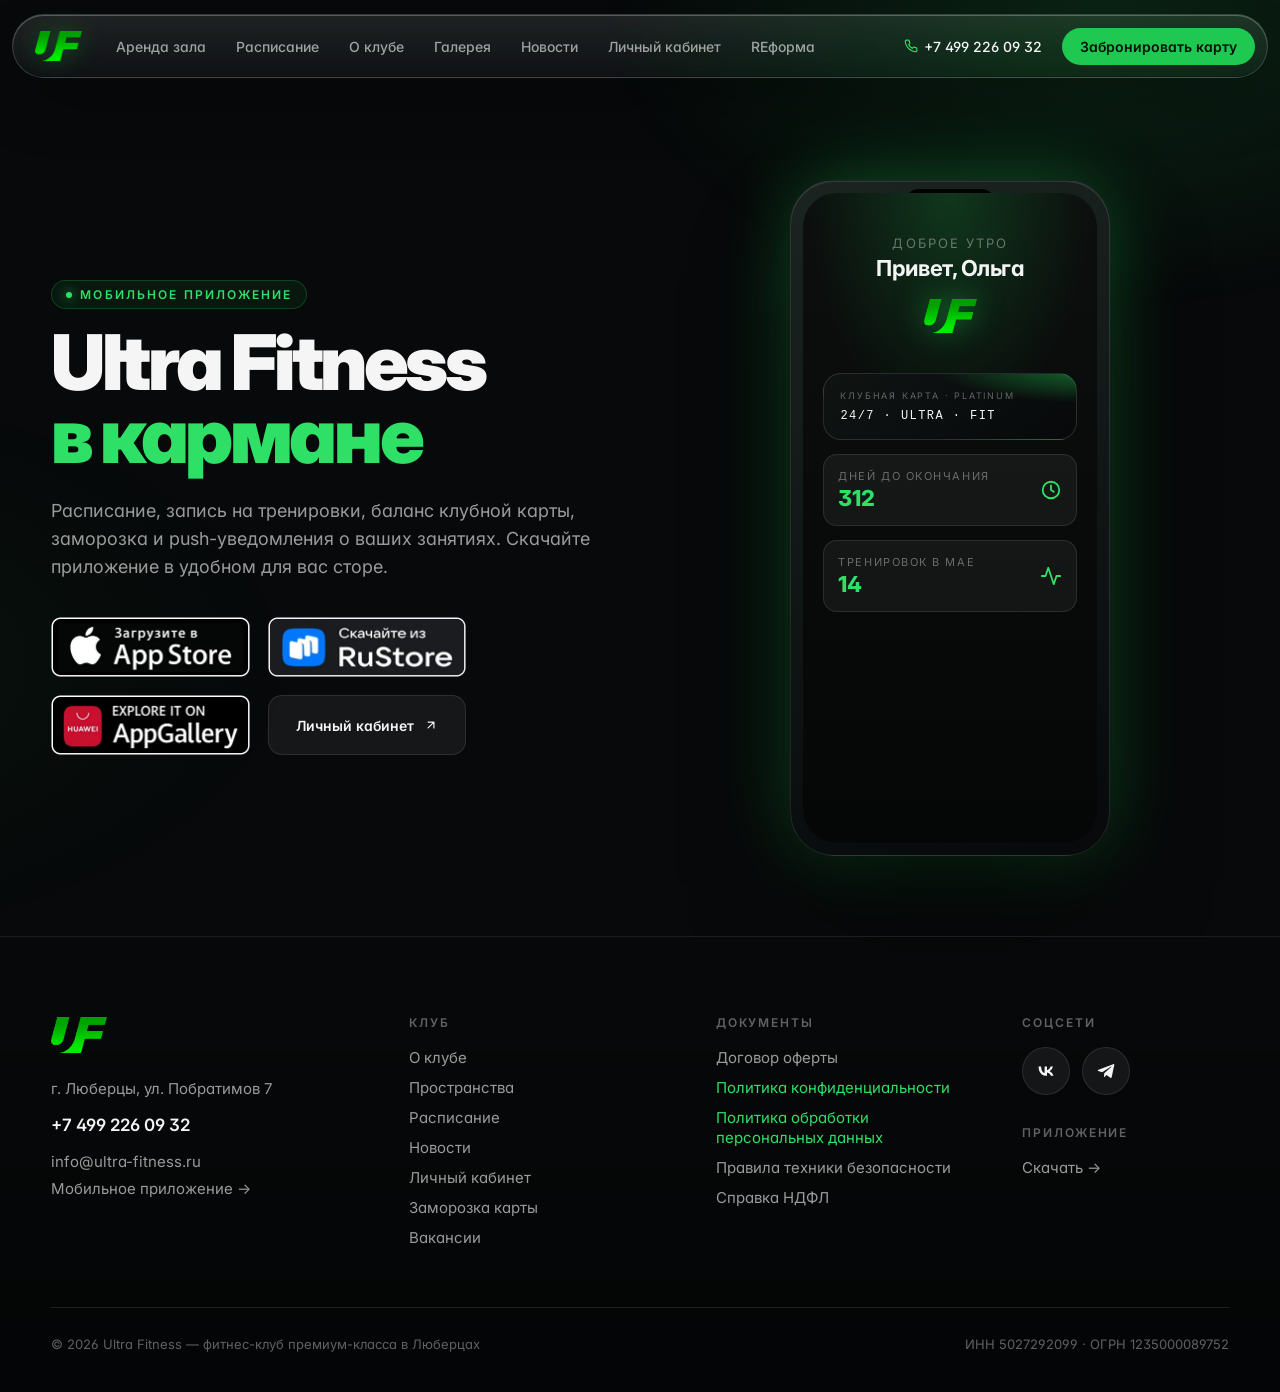
<file: app.html>
<!doctype html>
<html lang="ru">
<head>
  <meta charset="utf-8" />
  <meta name="viewport" content="width=device-width,initial-scale=1" />
  <title>Мобильное приложение — Ultra Fitness</title>
  <link rel="icon" type="image/png" href="assets/favicon.png" />
  <link rel="apple-touch-icon" href="assets/favicon.png" />
  <link rel="preconnect" href="https://fonts.googleapis.com" />
  <link rel="preconnect" href="https://fonts.gstatic.com" crossorigin />
  <link href="https://fonts.googleapis.com/css2?family=Inter:wght@400;500;600;700;800;900&display=swap" rel="stylesheet" />
  <link rel="stylesheet" href="styles.css" />
  <style>
    .app-hero {
      padding: 180px var(--pad) 80px;
      position: relative;
    }
    .app-hero__grid {
      max-width: 1320px;
      margin: 0 auto;
      display: grid;
      grid-template-columns: 1fr 1fr;
      gap: 64px;
      align-items: center;
    }
    .app-hero h1 {
      font-size: clamp(40px, 6vw, 92px);
      font-weight: 900;
      letter-spacing: -0.045em;
      line-height: 0.95;
    }
    .app-hero h1 em { color: var(--brand-bright); font-style: normal; }
    .app-hero p { color: var(--text-dim); font-size: 18px; line-height: 1.55; margin-top: 24px; max-width: 50ch; }

    .app-stores {
      margin-top: 36px;
      display: grid;
      grid-template-columns: repeat(2, max-content);
      gap: 18px;
      align-items: center;
    }
    .app-stores a {
      display: block;
      transition: transform 0.25s, filter 0.25s;
    }
    .app-stores a:hover {
      transform: translateY(-3px);
      filter: drop-shadow(0 12px 30px rgba(31,200,81,0.20));
    }
    .app-stores a img { height: 60px; width: auto; display: block; }
    .app-stores .account-btn {
      display: inline-flex;
      align-items: center;
      justify-content: center;
      gap: 10px;
      height: 60px;
      padding: 0 22px;
      border-radius: 14px;
      background: rgba(255,255,255,0.06);
      border: 1px solid var(--border);
      color: var(--text);
      font-weight: 600;
      font-size: 14px;
    }
    .app-stores .account-btn:hover { background: rgba(255,255,255,0.10); }

    .app-phone {
      position: relative;
      aspect-ratio: 9 / 19;
      max-width: 320px;
      margin: 0 auto;
      border-radius: 44px;
      background: linear-gradient(160deg, #1B2421, #07090A);
      border: 1px solid rgba(255,255,255,0.10);
      box-shadow:
        0 60px 120px -30px rgba(0,0,0,0.7),
        0 0 80px -10px var(--brand-glow),
        inset 0 1px 0 rgba(255,255,255,0.10);
    }
    .app-phone__screen {
      position: absolute;
      inset: 12px;
      border-radius: 34px;
      background:
        radial-gradient(80% 60% at 50% 0%, rgba(31,200,81,0.22), transparent 60%),
        linear-gradient(180deg, #0C0F0E, #050706);
      overflow: hidden;
      display: flex;
      flex-direction: column;
      padding: 42px 20px 24px;
    }
    .app-phone__notch {
      position: absolute;
      top: 8px;
      left: 50%;
      transform: translateX(-50%);
      width: 90px;
      height: 28px;
      background: #000;
      border-radius: 999px;
    }
    .app-phone__logo {
      height: 34px;
      width: auto;
      filter: drop-shadow(0 0 14px rgba(31,200,81,0.5));
      margin: 0 auto 18px;
    }
    .app-phone__hello {
      text-align: center;
      font-size: 13px;
      color: var(--text-faint);
      letter-spacing: 0.16em;
      text-transform: uppercase;
    }
    .app-phone__greeting {
      text-align: center;
      font-size: 22px;
      font-weight: 700;
      letter-spacing: -0.02em;
      margin-top: 4px;
    }
    .app-phone__card {
      margin-top: 22px;
      padding: 16px;
      border-radius: 18px;
      background:
        radial-gradient(120% 100% at 110% -10%, rgba(31, 200, 81, 0.55), transparent 55%),
        linear-gradient(140deg, #0F1413, #07090A);
      border: 1px solid rgba(255,255,255,0.12);
    }
    .app-phone__card .l { font-size: 9px; letter-spacing: 0.2em; text-transform: uppercase; color: var(--text-faint); }
    .app-phone__card .num { font-family: 'JetBrains Mono', monospace; font-size: 12px; margin-top: 8px; letter-spacing: 0.12em; }
    .app-phone__stat {
      margin-top: 14px;
      padding: 14px;
      border-radius: 14px;
      background: rgba(255,255,255,0.05);
      border: 1px solid var(--border);
      display: flex;
      justify-content: space-between;
      align-items: center;
    }
    .app-phone__stat .v { font-size: 22px; font-weight: 800; color: var(--brand-bright); letter-spacing: -0.02em; }
    .app-phone__stat .lbl { font-size: 11px; color: var(--text-faint); text-transform: uppercase; letter-spacing: 0.14em; margin-bottom: 2px;}

    @media (max-width: 880px) {
      .app-hero__grid { grid-template-columns: 1fr; }
      .app-phone { order: -1; max-width: 240px; }
      .app-stores { grid-template-columns: 1fr; }
    }
  </style>
</head>
<body>

<main>
  <section class="app-hero">
    <div class="app-hero__grid">
      <div class="reveal">
        <div class="eyebrow">Мобильное приложение</div>
        <h1 style="margin-top: 18px;">Ultra Fitness <em>в&nbsp;кармане</em></h1>
        <p>Расписание, запись на тренировки, баланс клубной карты, заморозка и push-уведомления о ваших занятиях. Скачайте приложение в&nbsp;удобном для&nbsp;вас сторе.</p>

        <div class="app-stores">
          <a href="https://apps.apple.com/ru/app/uf-fitness/id6504359550" target="_blank" rel="noopener" aria-label="App Store">
            <img src="assets/appstore.png" alt="App Store" />
          </a>
          <a href="https://www.rustore.ru/catalog/app/com.mobifitness.ultrafitnesslyu138849?_rsc=hkrd7" target="_blank" rel="noopener" aria-label="RuStore">
            <img src="assets/rustore.png" alt="RuStore" />
          </a>
          <a href="https://appgallery.huawei.com/#/app/C111536885" target="_blank" rel="noopener" aria-label="Huawei AppGallery">
            <img src="assets/huawei.png" alt="AppGallery" />
          </a>
          <a href="https://ultra-fitness.ru/account" target="_blank" rel="noopener" class="account-btn">
            Личный кабинет
            <svg viewBox="0 0 24 24" width="14" height="14" fill="none" stroke="currentColor" stroke-width="2" stroke-linecap="round" stroke-linejoin="round"><path d="M7 17L17 7M7 7h10v10"/></svg>
          </a>
        </div>
      </div>

      <div class="reveal" data-delay="1">
        <div class="app-phone">
          <div class="app-phone__notch"></div>
          <div class="app-phone__screen">
            <div class="app-phone__hello">Доброе утро</div>
            <div class="app-phone__greeting">Привет, Ольга</div>
            <img src="assets/logo.webp" class="app-phone__logo" style="margin-top:18px;" alt="UF" />
            <div class="app-phone__card">
              <div class="l">Клубная карта · Platinum</div>
              <div class="num">24/7 · ULTRA · FIT</div>
            </div>
            <div class="app-phone__stat">
              <div>
                <div class="lbl">Дней до окончания</div>
                <div class="v">312</div>
              </div>
              <svg viewBox="0 0 24 24" width="22" height="22" fill="none" stroke="var(--brand-bright)" stroke-width="2" stroke-linecap="round" stroke-linejoin="round"><circle cx="12" cy="12" r="9"/><path d="M12 7v5l3 2"/></svg>
            </div>
            <div class="app-phone__stat">
              <div>
                <div class="lbl">Тренировок в мае</div>
                <div class="v">14</div>
              </div>
              <svg viewBox="0 0 24 24" width="22" height="22" fill="none" stroke="var(--brand-bright)" stroke-width="2" stroke-linecap="round" stroke-linejoin="round"><path d="M22 12h-4l-3 9L9 3l-3 9H2"/></svg>
            </div>
          </div>
        </div>
      </div>
    </div>
  </section>
</main>

<script src="site.js"></script>
</body>
</html>
</file>
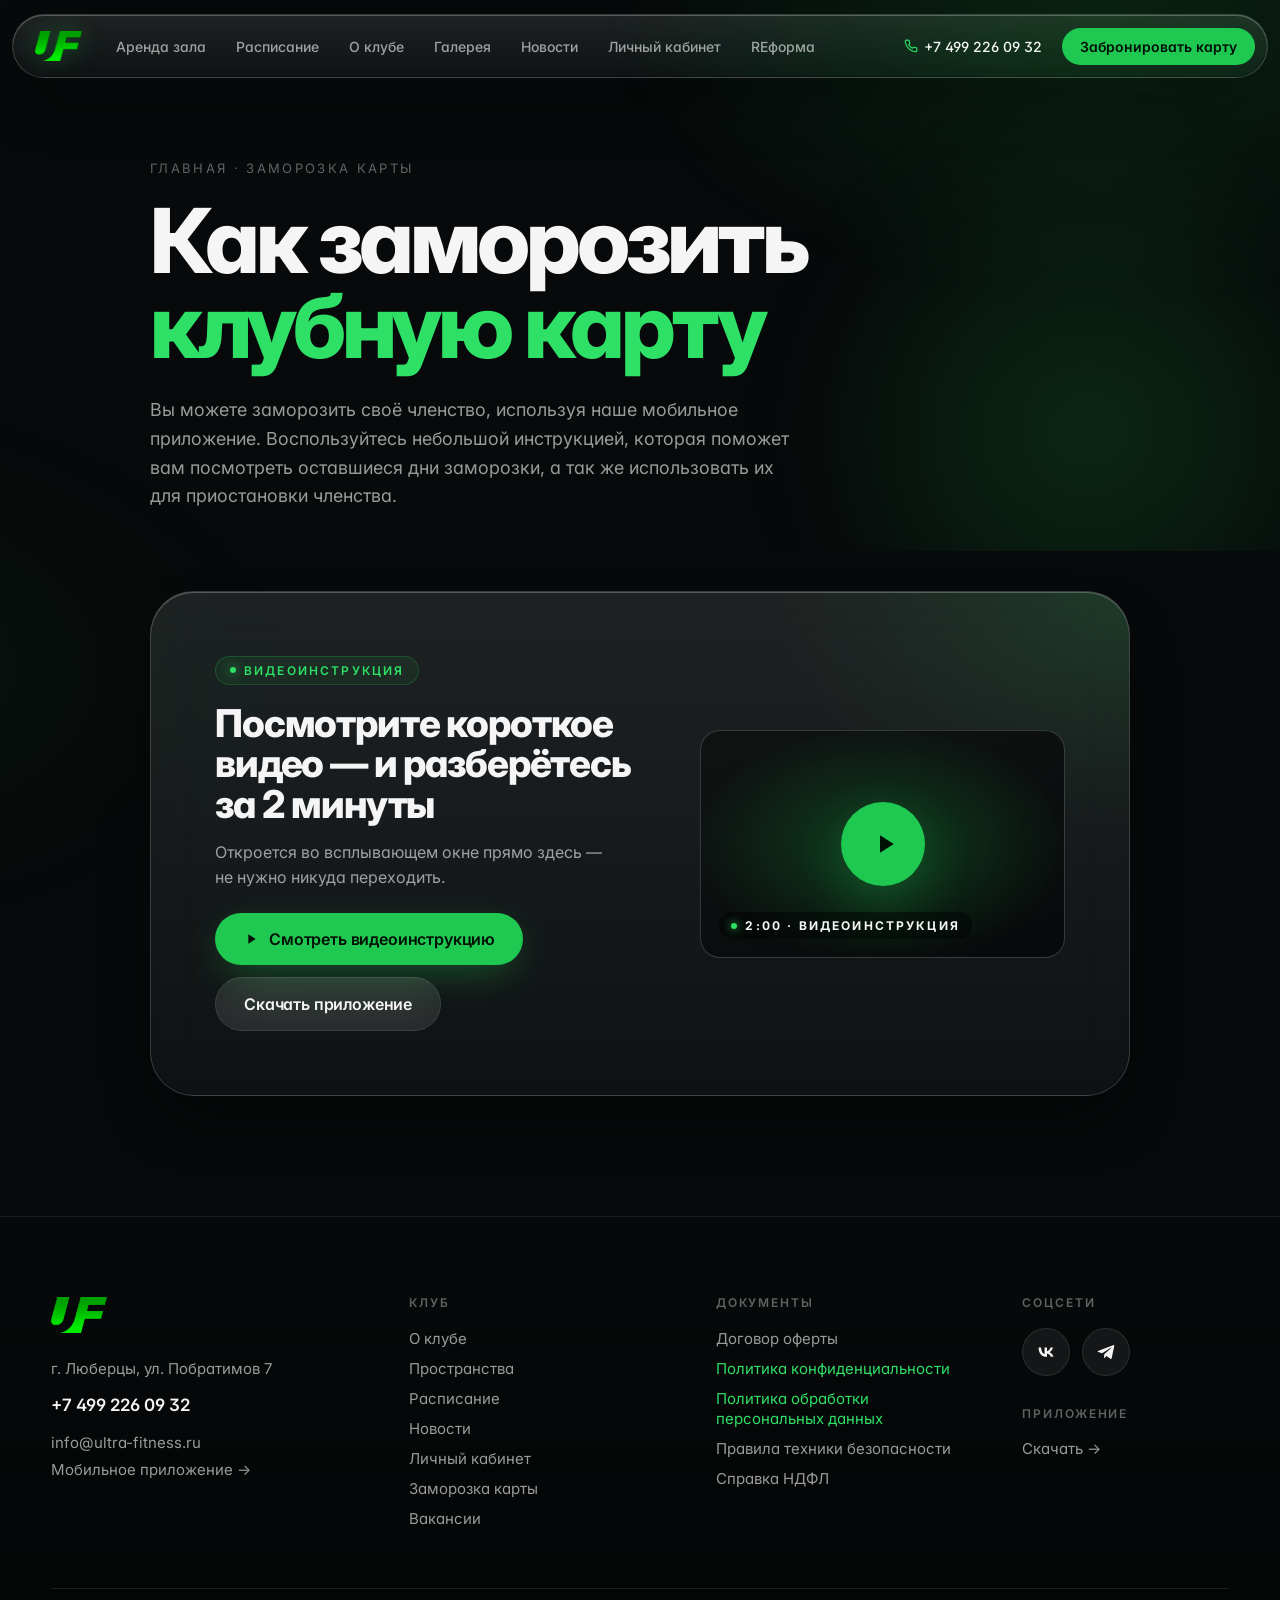
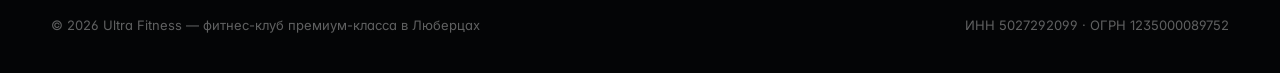
<file: freeze.html>
<!doctype html>
<html lang="ru">
<head>
  <meta charset="utf-8" />
  <meta name="viewport" content="width=device-width,initial-scale=1" />
  <title>Заморозка карты — Ultra Fitness</title>
  <link rel="icon" type="image/png" href="assets/favicon.png" />
  <link rel="apple-touch-icon" href="assets/favicon.png" />
  <link rel="preconnect" href="https://fonts.googleapis.com" />
  <link rel="preconnect" href="https://fonts.gstatic.com" crossorigin />
  <link href="https://fonts.googleapis.com/css2?family=Inter:wght@400;500;600;700;800;900&display=swap" rel="stylesheet" />
  <link rel="stylesheet" href="styles.css" />
  <style>
    .freeze-hero {
      padding: 160px var(--pad) 40px;
      position: relative;
      overflow: hidden;
    }
    .freeze-hero::before {
      content: '';
      position: absolute;
      right: -10%;
      top: 20%;
      width: 50vw;
      max-width: 700px;
      aspect-ratio: 1;
      border-radius: 50%;
      background: radial-gradient(circle, rgba(31,200,81,0.18), transparent 65%);
      filter: blur(50px);
      pointer-events: none;
    }
    .freeze-hero__inner {
      max-width: 980px;
      margin: 0 auto;
      position: relative;
      z-index: 2;
    }
    .freeze-hero .crumb {
      color: var(--text-faint);
      font-size: 13px;
      text-transform: uppercase;
      letter-spacing: 0.18em;
      margin-bottom: 22px;
    }
    .freeze-hero h1 {
      font-size: clamp(40px, 7vw, 96px);
      font-weight: 800;
      letter-spacing: -0.045em;
      line-height: 0.95;
    }
    .freeze-hero h1 em { color: var(--brand-bright); font-style: normal; }
    .freeze-hero p {
      margin-top: 28px;
      max-width: 65ch;
      color: var(--text-dim);
      font-size: clamp(17px, 1.4vw, 19px);
      line-height: 1.6;
    }
    .freeze-cta {
      padding: 40px var(--pad) 120px;
    }
    .freeze-cta__panel {
      max-width: 980px;
      margin: 0 auto;
      padding: clamp(36px, 5vw, 64px);
      border-radius: var(--radius-xl);
      display: grid;
      grid-template-columns: 1.2fr 1fr;
      gap: 48px;
      align-items: center;
      position: relative;
      overflow: hidden;
    }
    .freeze-cta__panel::before {
      content: '';
      position: absolute;
      inset: 0;
      background: radial-gradient(60% 80% at 100% 0%, rgba(31,200,81,0.15), transparent 60%);
      pointer-events: none;
    }
    .freeze-cta h3 {
      position: relative;
      font-size: clamp(28px, 3vw, 40px);
      font-weight: 800;
      letter-spacing: -0.03em;
      line-height: 1.05;
    }
    .freeze-cta p {
      position: relative;
      color: var(--text-dim);
      margin-top: 16px;
      font-size: 16px;
      line-height: 1.55;
    }
    .freeze-thumb {
      position: relative;
      aspect-ratio: 16 / 10;
      border-radius: 20px;
      overflow: hidden;
      cursor: pointer;
      background:
        radial-gradient(80% 80% at 50% 50%, rgba(31, 200, 81, 0.25), transparent 65%),
        linear-gradient(160deg, #0F1413, #07090A);
      border: 1px solid var(--border-strong);
      transition: transform 0.4s cubic-bezier(0.22, 1, 0.36, 1);
    }
    .freeze-thumb:hover { transform: translateY(-4px); }
    .freeze-thumb__play {
      position: absolute;
      top: 50%;
      left: 50%;
      transform: translate(-50%, -50%);
      width: 84px;
      height: 84px;
      border-radius: 999px;
      background: var(--brand);
      display: grid;
      place-items: center;
      box-shadow: 0 20px 60px -10px var(--brand-glow);
      transition: transform 0.3s;
    }
    .freeze-thumb:hover .freeze-thumb__play { transform: translate(-50%, -50%) scale(1.08); }
    .freeze-thumb__play svg { width: 30px; height: 30px; fill: #001005; margin-left: 4px; }
    .freeze-thumb__label {
      position: absolute;
      bottom: 18px;
      left: 18px;
      font-size: 12px;
      letter-spacing: 0.18em;
      text-transform: uppercase;
      color: var(--text);
      font-weight: 700;
      padding: 6px 12px;
      border-radius: 999px;
      background: rgba(0,0,0,0.4);
      backdrop-filter: blur(10px);
    }
    .freeze-thumb__label::before {
      content: '';
      display: inline-block;
      width: 6px;
      height: 6px;
      border-radius: 999px;
      background: var(--brand-bright);
      box-shadow: 0 0 10px var(--brand-bright);
      margin-right: 8px;
      vertical-align: middle;
    }
    @media (max-width: 880px) {
      .freeze-cta__panel { grid-template-columns: 1fr; gap: 28px; }
    }
  </style>
</head>
<body>

<main>
  <section class="freeze-hero">
    <div class="freeze-hero__inner">
      <div class="crumb reveal">Главная · Заморозка карты</div>
      <h1 class="reveal" data-delay="1">Как заморозить<br/><em>клубную карту</em></h1>
      <p class="reveal" data-delay="2">
        Вы можете заморозить своё членство, используя наше мобильное приложение. Воспользуйтесь небольшой инструкцией, которая поможет вам посмотреть оставшиеся дни заморозки, а&nbsp;так&nbsp;же использовать их для&nbsp;приостановки членства.
      </p>
    </div>
  </section>

  <section class="freeze-cta">
    <div class="freeze-cta__panel glass reveal">
      <div>
        <div class="eyebrow">Видеоинструкция</div>
        <h3 style="margin-top:18px;">Посмотрите короткое<br/>видео&nbsp;— и&nbsp;разберётесь за&nbsp;2&nbsp;минуты</h3>
        <p>Откроется во&nbsp;всплывающем окне прямо здесь&nbsp;— не&nbsp;нужно никуда переходить.</p>
        <div style="display:flex; gap:12px; flex-wrap:wrap; margin-top:24px; position:relative;">
          <button class="btn btn--primary" data-open-freeze>
            <svg viewBox="0 0 24 24" fill="currentColor" style="width:16px;height:16px;"><path d="M8 5v14l11-7z"/></svg>
            Смотреть видеоинструкцию
          </button>
          <a class="btn btn--ghost" href="app.html">Скачать приложение</a>
        </div>
      </div>
      <div class="freeze-thumb" data-open-freeze>
        <div class="freeze-thumb__play">
          <svg viewBox="0 0 24 24"><path d="M8 5v14l11-7z"/></svg>
        </div>
        <div class="freeze-thumb__label">2:00 · видеоинструкция</div>
      </div>
    </div>
  </section>
</main>

<!-- Video popup -->
<div class="uf-modal" id="freezeVideo" aria-hidden="true">
  <div class="uf-modal__backdrop" data-close-freeze></div>
  <div class="uf-video__panel">
    <button class="uf-modal__close uf-video__close" data-close-freeze aria-label="Закрыть">
      <svg viewBox="0 0 24 24" fill="none" stroke-width="2" stroke-linecap="round" stroke-linejoin="round"><path d="M18 6L6 18M6 6l12 12"/></svg>
    </button>
    <div class="uf-video__frame">
      <iframe id="freezeIframe" allow="autoplay; encrypted-media; fullscreen; picture-in-picture;" frameborder="0" allowfullscreen></iframe>
    </div>
  </div>
</div>

<script src="site.js"></script>
<script>
  (function () {
    const modal = document.getElementById('freezeVideo');
    const iframe = document.getElementById('freezeIframe');
    const SRC = 'https://vk.com/video_ext.php?oid=-19822697&id=456239930&hd=2&autoplay=1';
    const open = () => { iframe.src = SRC; modal.classList.add('is-open'); document.body.style.overflow='hidden'; };
    const close = () => { modal.classList.remove('is-open'); document.body.style.overflow=''; setTimeout(() => { iframe.src='about:blank'; }, 400); };
    document.addEventListener('click', (e) => {
      if (e.target.closest('[data-open-freeze]')) { e.preventDefault(); open(); }
      if (e.target.closest('[data-close-freeze]')) { e.preventDefault(); close(); }
    });
    document.addEventListener('keydown', (e) => {
      if (e.key === 'Escape' && modal.classList.contains('is-open')) close();
    });
  })();
</script>
</body>
</html>
</file>
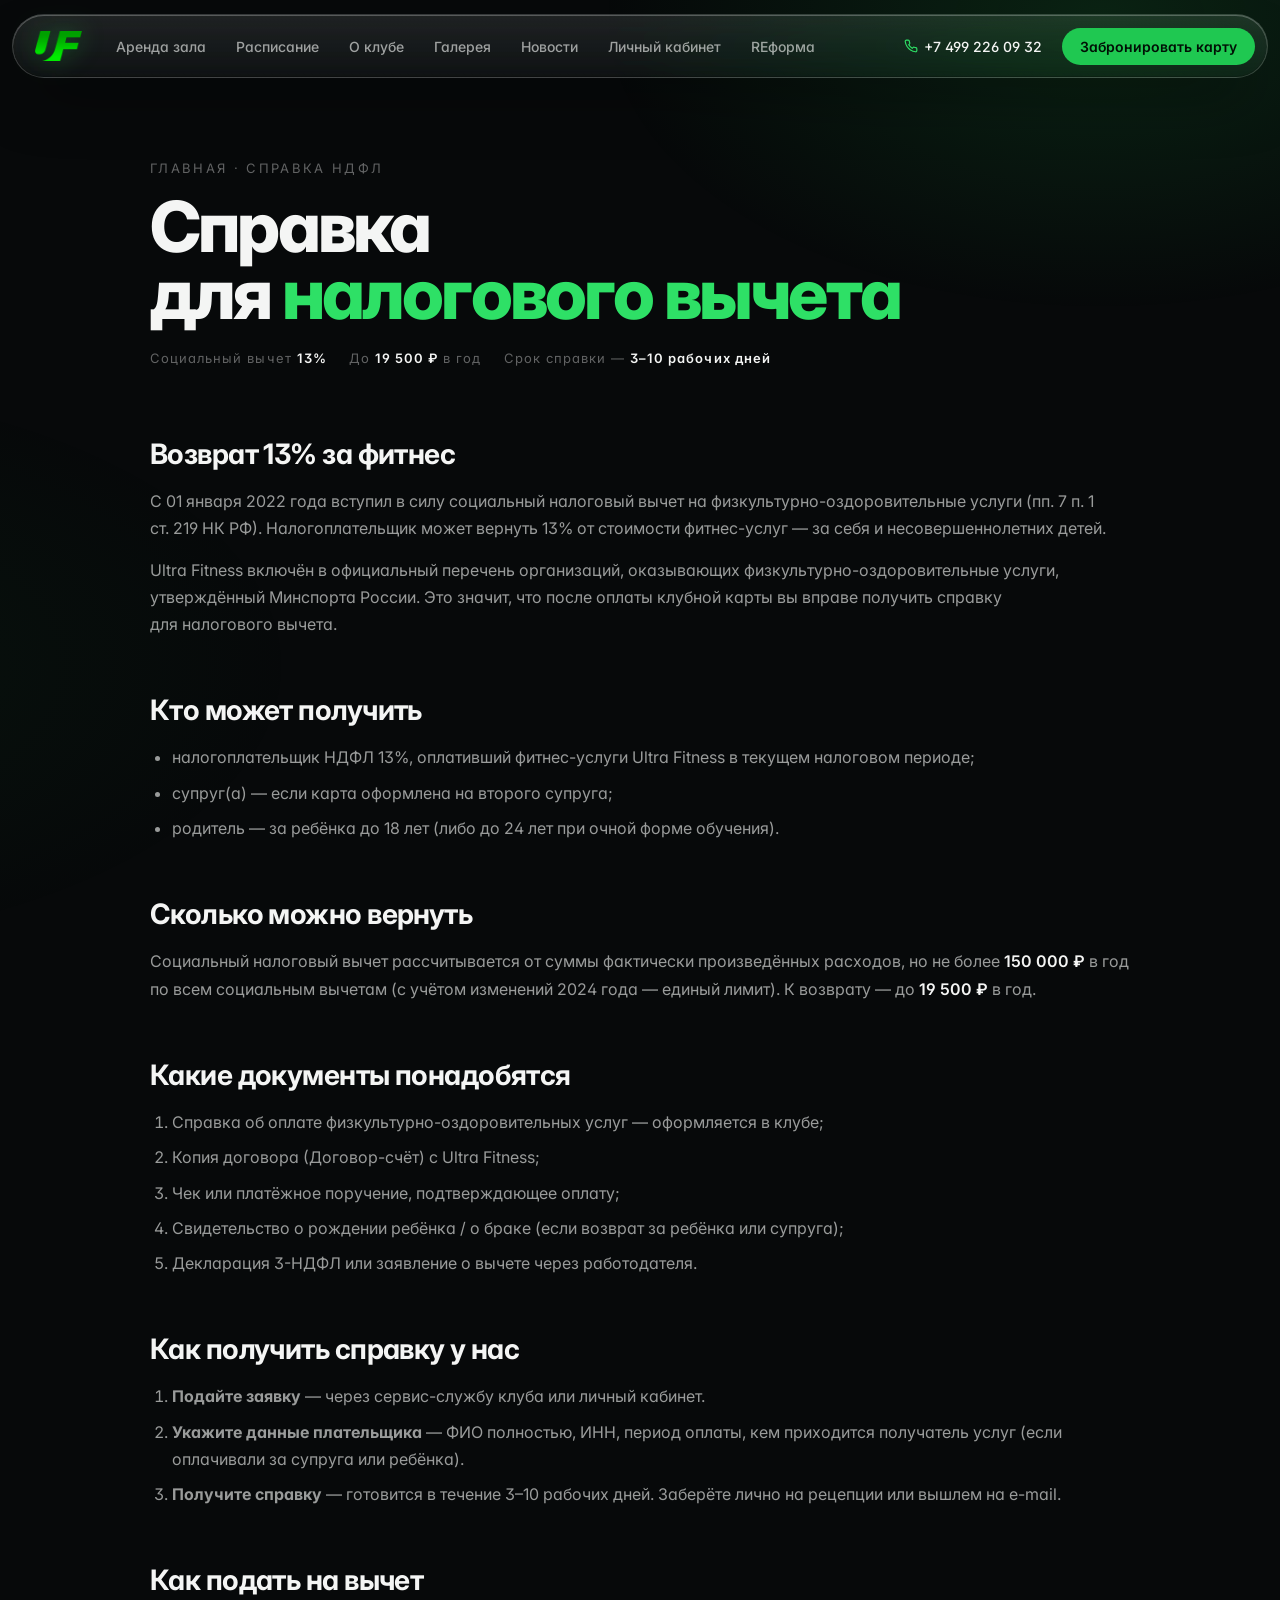
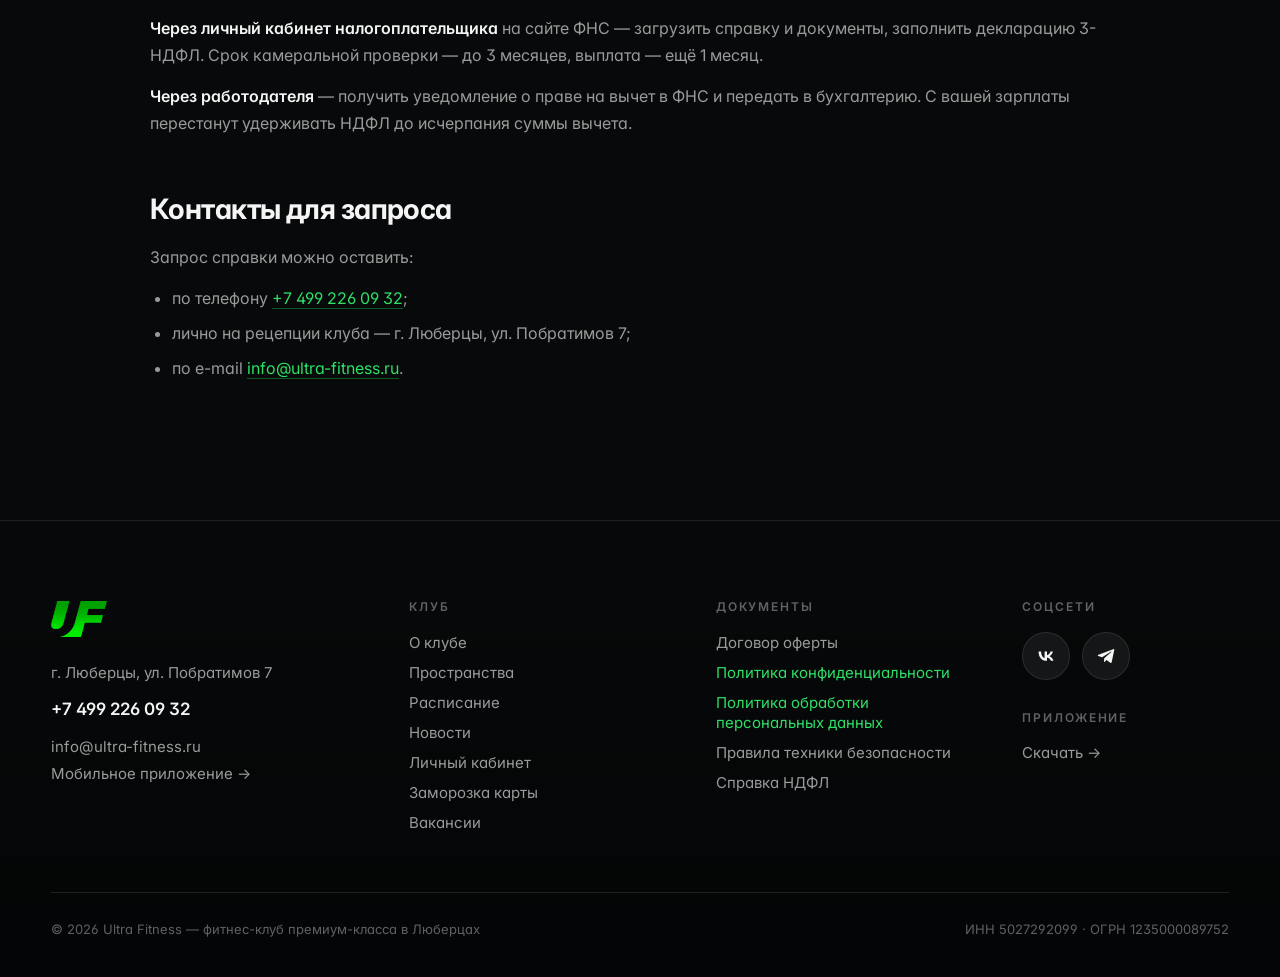
<file: ndfl.html>
<!doctype html>
<html lang="ru">
<head>
  <meta charset="utf-8" />
  <meta name="viewport" content="width=device-width,initial-scale=1" />
  <title>Справка НДФЛ — Ultra Fitness</title>
  <link rel="icon" type="image/png" href="assets/favicon.png" />
  <link rel="apple-touch-icon" href="assets/favicon.png" />
  <link rel="preconnect" href="https://fonts.googleapis.com" />
  <link rel="preconnect" href="https://fonts.gstatic.com" crossorigin />
  <link href="https://fonts.googleapis.com/css2?family=Inter:wght@400;500;600;700;800;900&display=swap" rel="stylesheet" />
  <link rel="stylesheet" href="styles.css" />
</head>
<body>
<main>
  <section class="legal-hero">
    <div class="legal-hero__inner">
      <div class="crumb reveal">Главная · Справка НДФЛ</div>
      <h1 class="reveal" data-delay="1">Справка<br/>для&nbsp;<em>налогового вычета</em></h1>
      <div class="legal-hero__meta reveal" data-delay="2"><span>Социальный вычет <b>13%</b></span><span>До <b>19&nbsp;500&nbsp;₽</b> в год</span><span>Срок справки — <b>3–10 рабочих дней</b></span></div>
    </div>
  </section>
  
  <section class="legal">
    <div class="legal__inner reveal">
<h2>Возврат 13% за фитнес</h2>
<p>С&nbsp;01&nbsp;января 2022&nbsp;года вступил в&nbsp;силу социальный налоговый вычет на&nbsp;физкультурно-оздоровительные услуги (пп.&nbsp;7 п.&nbsp;1 ст.&nbsp;219 НК&nbsp;РФ). Налогоплательщик может вернуть 13%&nbsp;от&nbsp;стоимости фитнес-услуг — за&nbsp;себя и&nbsp;несовершеннолетних детей.</p>
<p>Ultra Fitness включён в&nbsp;официальный перечень организаций, оказывающих физкультурно-оздоровительные услуги, утверждённый Минспорта России. Это значит, что после оплаты клубной карты вы&nbsp;вправе получить справку для&nbsp;налогового вычета.</p>

<h2>Кто может получить</h2>
<ul>
  <li>налогоплательщик НДФЛ&nbsp;13%, оплативший фитнес-услуги Ultra Fitness в&nbsp;текущем налоговом периоде;</li>
  <li>супруг(а) — если карта оформлена на&nbsp;второго супруга;</li>
  <li>родитель — за&nbsp;ребёнка до&nbsp;18&nbsp;лет (либо до&nbsp;24&nbsp;лет при&nbsp;очной форме обучения).</li>
</ul>

<h2>Сколько можно вернуть</h2>
<p>Социальный налоговый вычет рассчитывается от&nbsp;суммы фактически произведённых расходов, но&nbsp;не&nbsp;более <b>150&nbsp;000&nbsp;₽</b> в&nbsp;год по&nbsp;всем социальным вычетам (с&nbsp;учётом изменений 2024&nbsp;года — единый лимит). К&nbsp;возврату — до&nbsp;<b>19&nbsp;500&nbsp;₽</b> в&nbsp;год.</p>

<h2>Какие документы понадобятся</h2>
<ol>
  <li>Справка об&nbsp;оплате физкультурно-оздоровительных услуг&nbsp;— оформляется в&nbsp;клубе;</li>
  <li>Копия договора (Договор-счёт) с&nbsp;Ultra Fitness;</li>
  <li>Чек или платёжное поручение, подтверждающее оплату;</li>
  <li>Свидетельство о&nbsp;рождении ребёнка / о&nbsp;браке (если возврат за&nbsp;ребёнка или супруга);</li>
  <li>Декларация 3-НДФЛ или заявление о&nbsp;вычете через работодателя.</li>
</ol>

<h2>Как получить справку у нас</h2>
<ol>
  <li><b>Подайте заявку</b>&nbsp;— через сервис-службу клуба или личный кабинет.</li>
  <li><b>Укажите данные плательщика</b>&nbsp;— ФИО полностью, ИНН, период оплаты, кем приходится получатель услуг (если оплачивали за&nbsp;супруга или ребёнка).</li>
  <li><b>Получите справку</b>&nbsp;— готовится в&nbsp;течение 3–10&nbsp;рабочих дней. Заберёте лично на&nbsp;рецепции или вышлем на&nbsp;e-mail.</li>
</ol>

<h2>Как подать на вычет</h2>
<p><b>Через личный кабинет налогоплательщика</b> на&nbsp;сайте ФНС&nbsp;— загрузить справку и&nbsp;документы, заполнить декларацию 3-НДФЛ. Срок камеральной проверки&nbsp;— до&nbsp;3&nbsp;месяцев, выплата&nbsp;— ещё&nbsp;1&nbsp;месяц.</p>
<p><b>Через работодателя</b>&nbsp;— получить уведомление о&nbsp;праве на&nbsp;вычет в&nbsp;ФНС и&nbsp;передать в&nbsp;бухгалтерию. С&nbsp;вашей зарплаты перестанут удерживать НДФЛ до&nbsp;исчерпания суммы вычета.</p>

<h2>Контакты для запроса</h2>
<p>Запрос справки можно оставить:</p>
<ul>
  <li>по&nbsp;телефону <a href="tel:+74992260932">+7&nbsp;499&nbsp;226&nbsp;09&nbsp;32</a>;</li>
  <li>лично на&nbsp;рецепции клуба&nbsp;— г.&nbsp;Люберцы, ул.&nbsp;Побратимов&nbsp;7;</li>
  <li>по&nbsp;e-mail <a href="mailto:info@ultra-fitness.ru">info@ultra-fitness.ru</a>.</li>
</ul>
</div>
  </section>
</main>
<script src="site.js"></script>
</body>
</html>
</file>
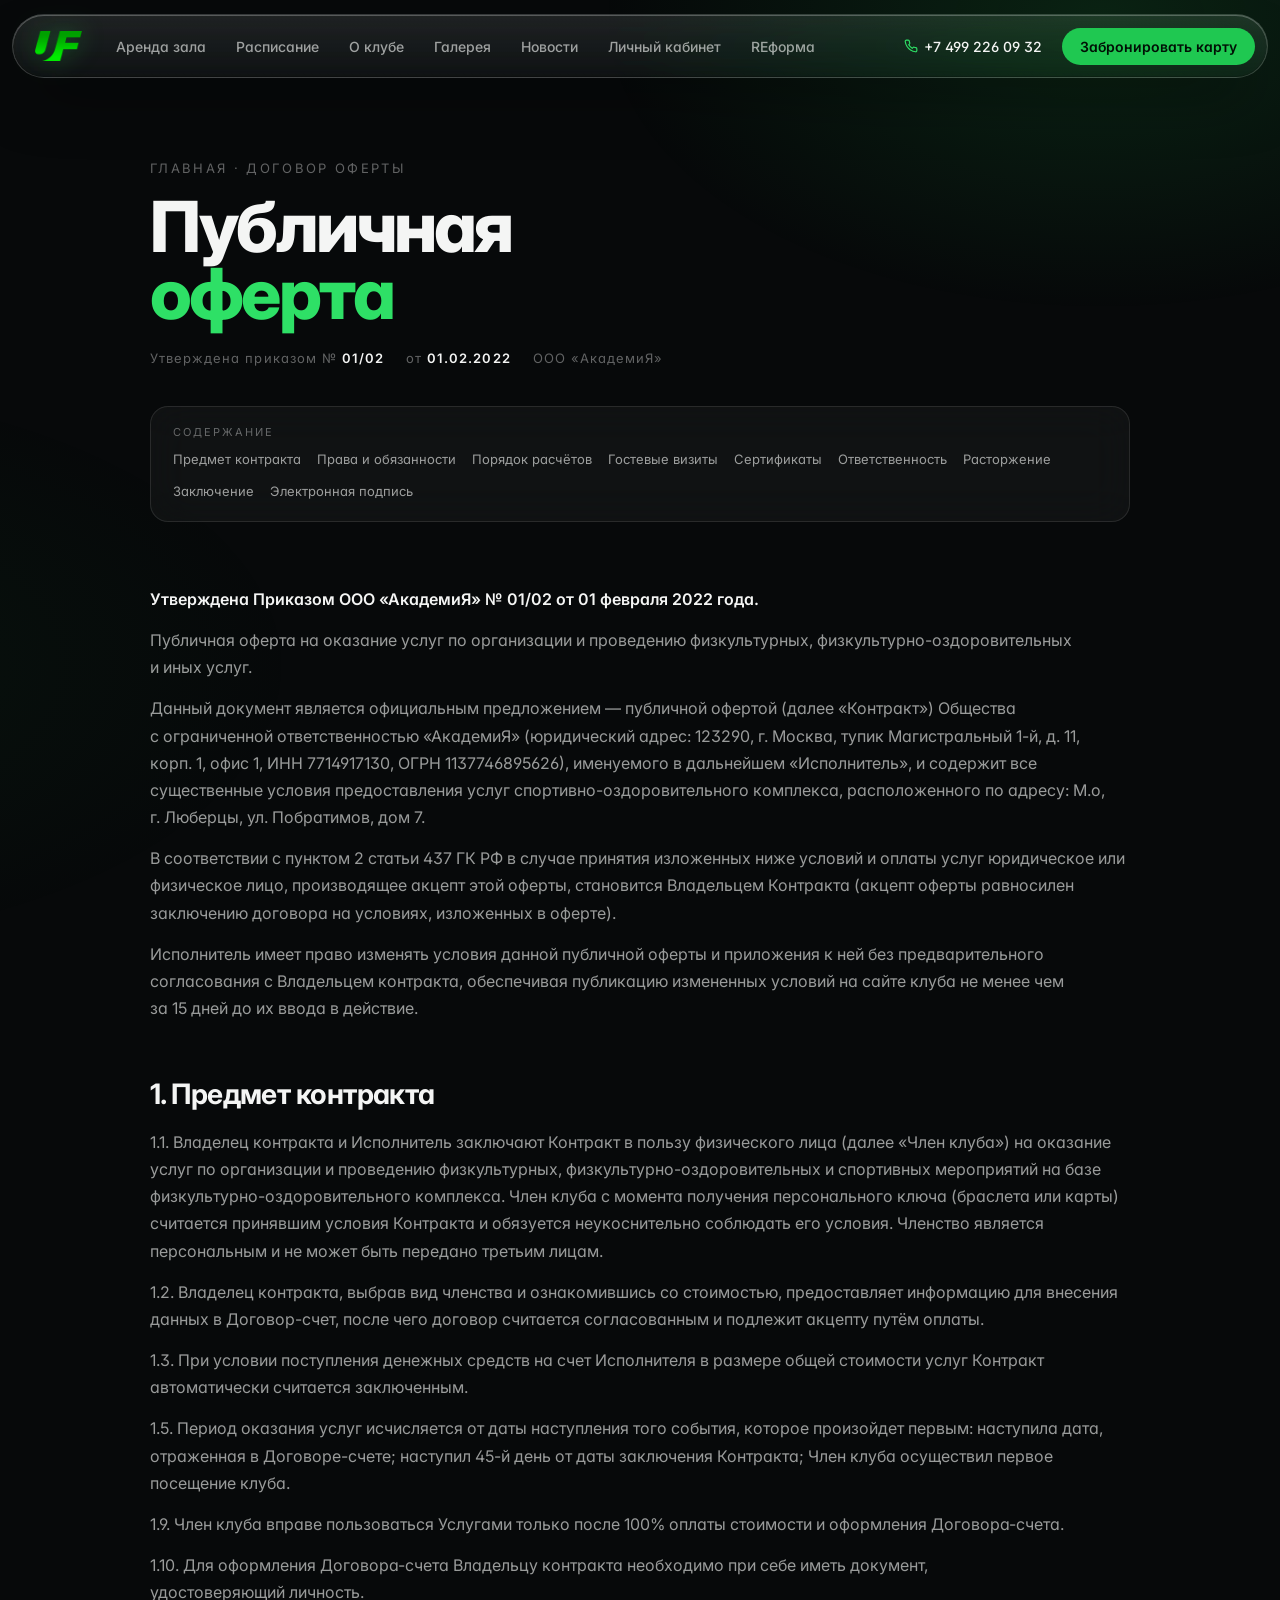
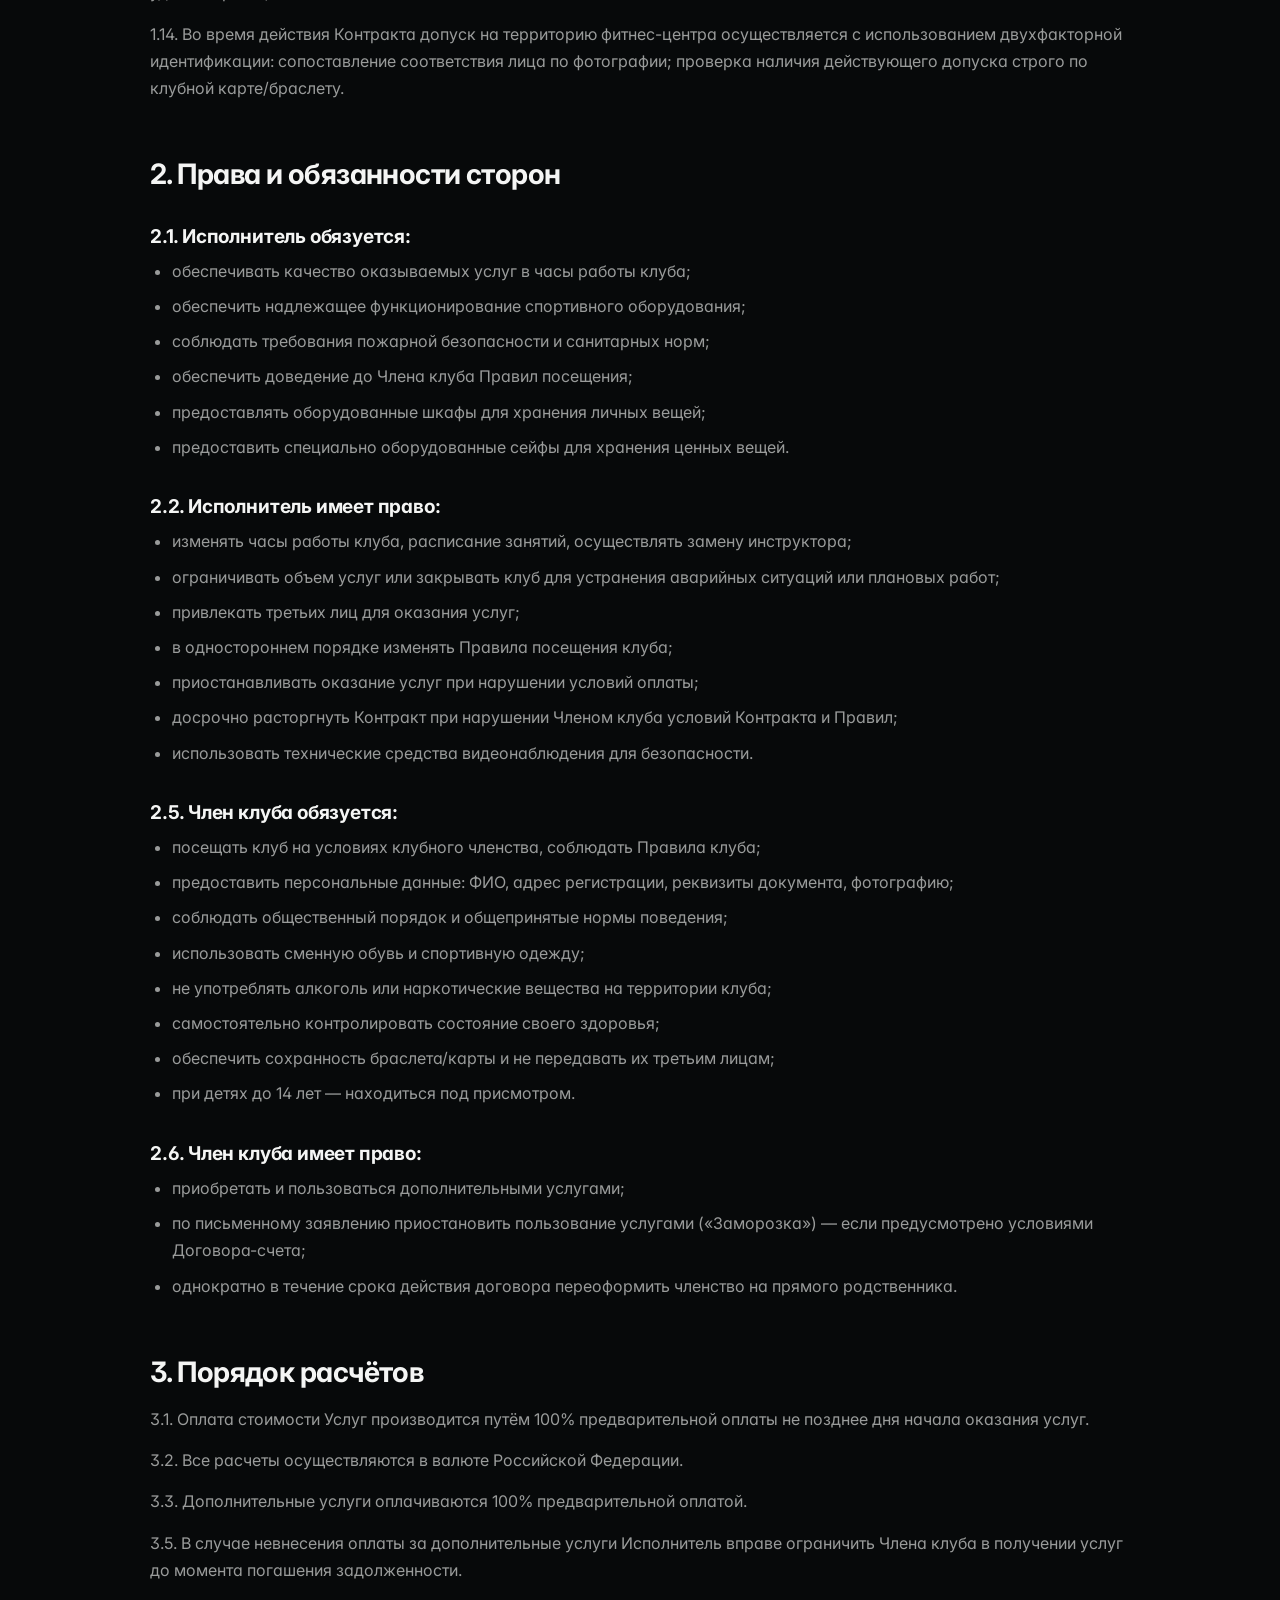
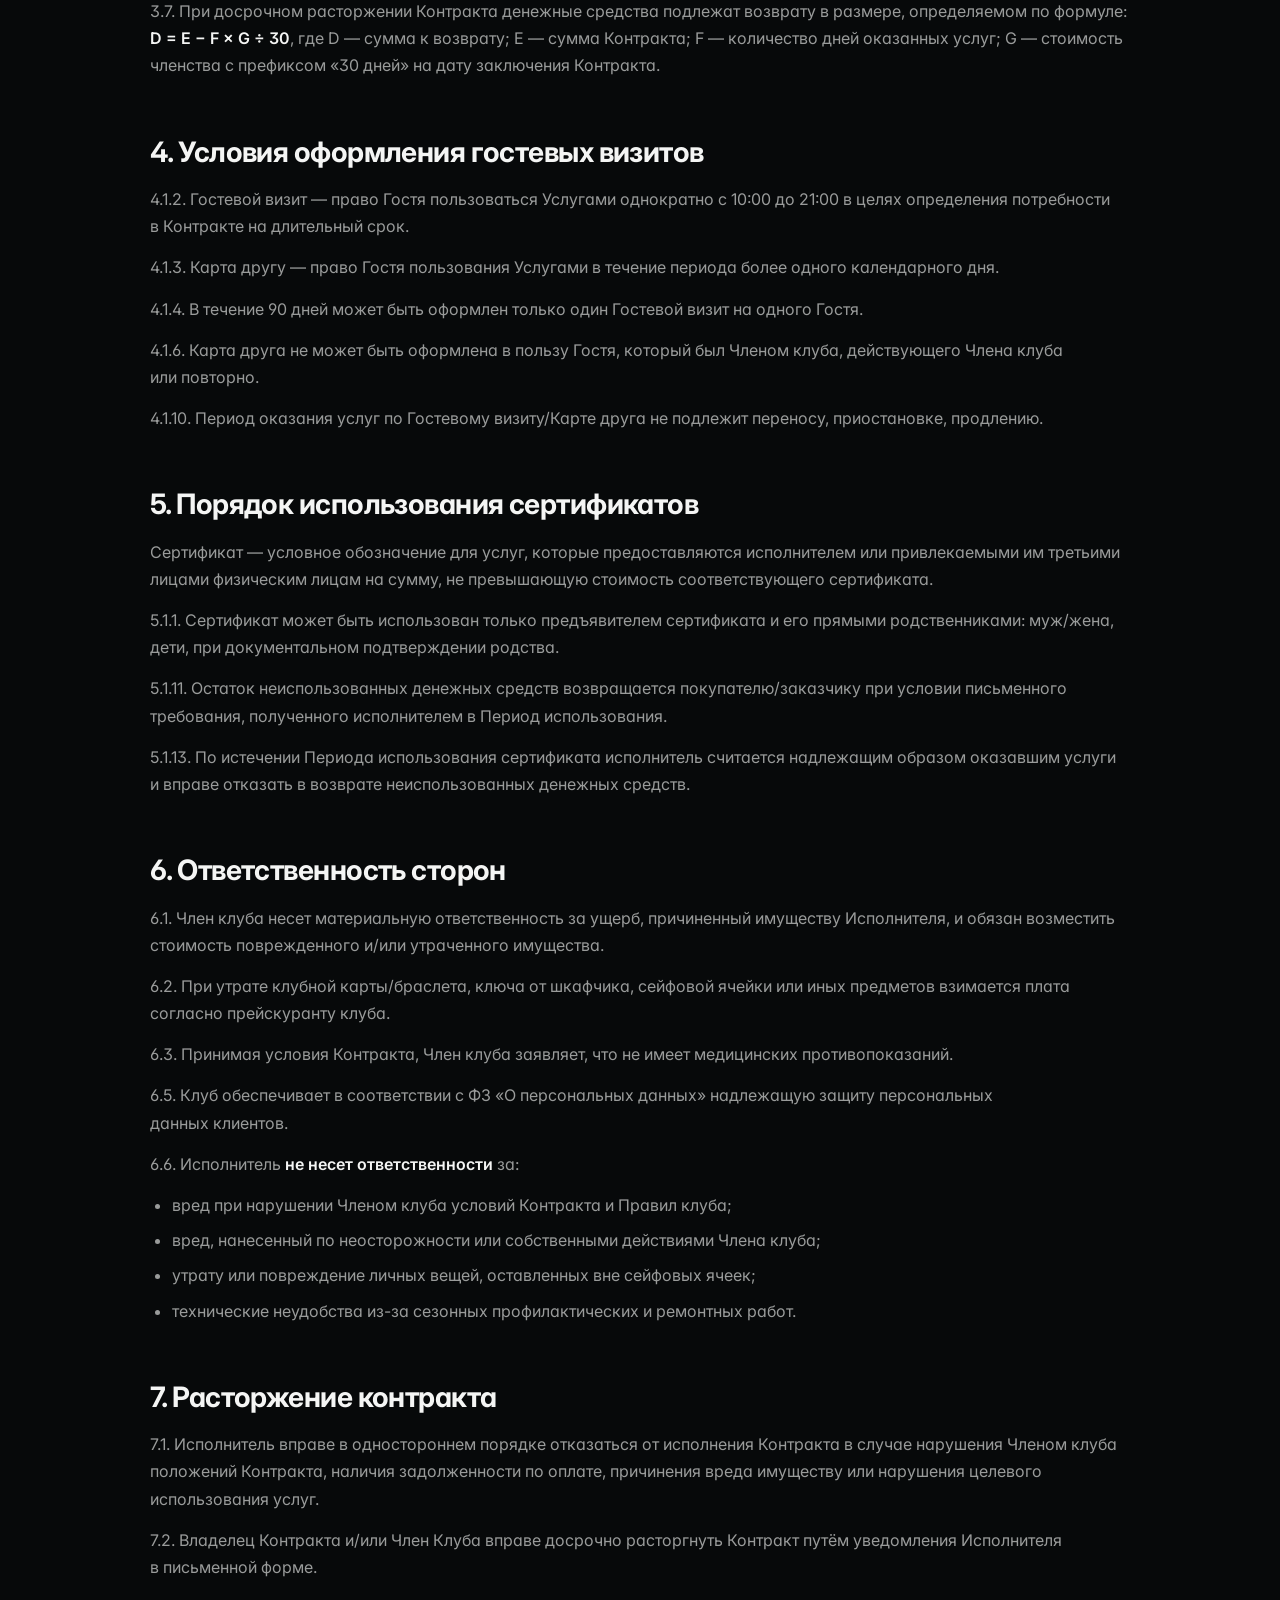
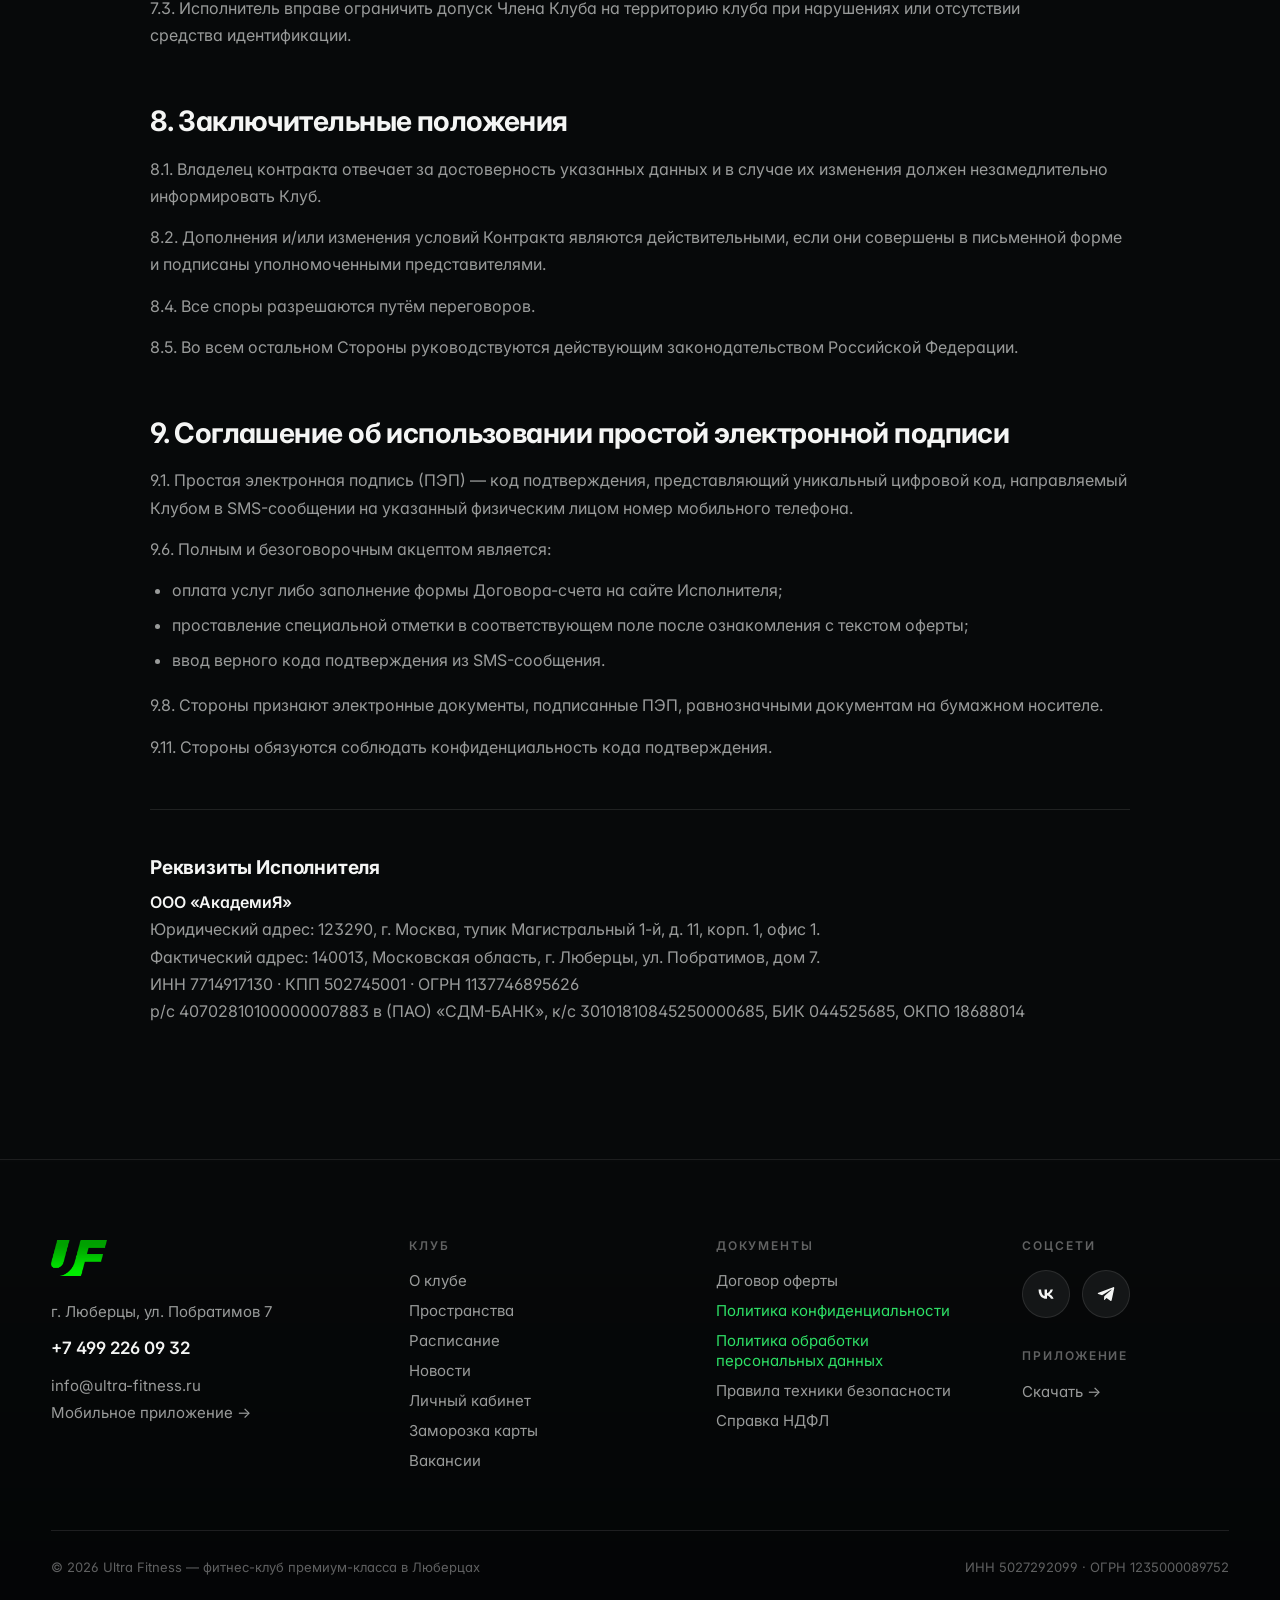
<file: oferta.html>
<!doctype html>
<html lang="ru">
<head>
  <meta charset="utf-8" />
  <meta name="viewport" content="width=device-width,initial-scale=1" />
  <title>Договор оферты — Ultra Fitness</title>
  <link rel="icon" type="image/png" href="assets/favicon.png" />
  <link rel="apple-touch-icon" href="assets/favicon.png" />
  <link rel="preconnect" href="https://fonts.googleapis.com" />
  <link rel="preconnect" href="https://fonts.gstatic.com" crossorigin />
  <link href="https://fonts.googleapis.com/css2?family=Inter:wght@400;500;600;700;800;900&display=swap" rel="stylesheet" />
  <link rel="stylesheet" href="styles.css" />
</head>
<body>
<main>
  <section class="legal-hero">
    <div class="legal-hero__inner">
      <div class="crumb reveal">Главная · Договор оферты</div>
      <h1 class="reveal" data-delay="1">Публичная<br/><em>оферта</em></h1>
      <div class="legal-hero__meta reveal" data-delay="2"><span>Утверждена приказом № <b>01/02</b></span><span>от <b>01.02.2022</b></span><span>ООО «АкадемиЯ»</span></div>
    </div>
  </section>
  <nav class="legal__toc reveal"><div class="legal__toc-label">Содержание</div><div class="legal__toc-links"><a href="#s1">Предмет контракта</a><a href="#s2">Права и обязанности</a><a href="#s3">Порядок расчётов</a><a href="#s4">Гостевые визиты</a><a href="#s5">Сертификаты</a><a href="#s6">Ответственность</a><a href="#s7">Расторжение</a><a href="#s8">Заключение</a><a href="#s9">Электронная подпись</a></div></nav>
  <section class="legal">
    <div class="legal__inner reveal">
<p><b>Утверждена Приказом ООО «АкадемиЯ» № 01/02 от 01 февраля 2022 года.</b></p>
<p>Публичная оферта на&nbsp;оказание услуг по&nbsp;организации и&nbsp;проведению физкультурных, физкультурно-оздоровительных и&nbsp;иных услуг.</p>
<p>Данный документ является официальным предложением — публичной офертой (далее «Контракт») Общества с&nbsp;ограниченной ответственностью «АкадемиЯ» (юридический адрес: 123290, г.&nbsp;Москва, тупик Магистральный 1-й, д.&nbsp;11, корп.&nbsp;1, офис&nbsp;1, ИНН 7714917130, ОГРН 1137746895626), именуемого в&nbsp;дальнейшем «Исполнитель», и&nbsp;содержит все существенные условия предоставления услуг спортивно-оздоровительного комплекса, расположенного по&nbsp;адресу: М.о, г.&nbsp;Люберцы, ул.&nbsp;Побратимов, дом&nbsp;7.</p>
<p>В&nbsp;соответствии с&nbsp;пунктом 2 статьи 437 ГК&nbsp;РФ в&nbsp;случае принятия изложенных ниже условий и&nbsp;оплаты услуг юридическое или физическое лицо, производящее акцепт этой оферты, становится Владельцем Контракта (акцепт оферты равносилен заключению договора на&nbsp;условиях, изложенных в&nbsp;оферте).</p>
<p>Исполнитель имеет право изменять условия данной публичной оферты и&nbsp;приложения к&nbsp;ней без предварительного согласования с&nbsp;Владельцем контракта, обеспечивая публикацию измененных условий на&nbsp;сайте клуба не&nbsp;менее чем за&nbsp;15&nbsp;дней до&nbsp;их ввода в&nbsp;действие.</p>

<h2 id="s1">1. Предмет контракта</h2>
<p>1.1. Владелец контракта и&nbsp;Исполнитель заключают Контракт в&nbsp;пользу физического лица (далее «Член клуба») на&nbsp;оказание услуг по&nbsp;организации и&nbsp;проведению физкультурных, физкультурно-оздоровительных и&nbsp;спортивных мероприятий на&nbsp;базе физкультурно-оздоровительного комплекса. Член клуба с&nbsp;момента получения персонального ключа (браслета или карты) считается принявшим условия Контракта и&nbsp;обязуется неукоснительно соблюдать его условия. Членство является персональным и&nbsp;не&nbsp;может быть передано третьим лицам.</p>
<p>1.2. Владелец контракта, выбрав вид членства и&nbsp;ознакомившись со&nbsp;стоимостью, предоставляет информацию для&nbsp;внесения данных в&nbsp;Договор-счет, после чего договор считается согласованным и&nbsp;подлежит акцепту путём оплаты.</p>
<p>1.3. При условии поступления денежных средств на&nbsp;счет Исполнителя в&nbsp;размере общей стоимости услуг Контракт автоматически считается заключенным.</p>
<p>1.5. Период оказания услуг исчисляется от&nbsp;даты наступления того события, которое произойдет первым: наступила дата, отраженная в&nbsp;Договоре-счете; наступил 45-й день от&nbsp;даты заключения Контракта; Член клуба осуществил первое посещение клуба.</p>
<p>1.9. Член клуба вправе пользоваться Услугами только после 100% оплаты стоимости и&nbsp;оформления Договора-счета.</p>
<p>1.10. Для оформления Договора-счета Владельцу контракта необходимо при себе иметь документ, удостоверяющий личность.</p>
<p>1.14. Во время действия Контракта допуск на территорию фитнес-центра осуществляется с использованием двухфакторной идентификации: сопоставление соответствия лица по фотографии; проверка наличия действующего допуска строго по клубной карте/браслету.</p>

<h2 id="s2">2. Права и обязанности сторон</h2>
<h3>2.1. Исполнитель обязуется:</h3>
<ul>
  <li>обеспечивать качество оказываемых услуг в часы работы клуба;</li>
  <li>обеспечить надлежащее функционирование спортивного оборудования;</li>
  <li>соблюдать требования пожарной безопасности и санитарных норм;</li>
  <li>обеспечить доведение до Члена клуба Правил посещения;</li>
  <li>предоставлять оборудованные шкафы для хранения личных вещей;</li>
  <li>предоставить специально оборудованные сейфы для хранения ценных вещей.</li>
</ul>
<h3>2.2. Исполнитель имеет право:</h3>
<ul>
  <li>изменять часы работы клуба, расписание занятий, осуществлять замену инструктора;</li>
  <li>ограничивать объем услуг или закрывать клуб для устранения аварийных ситуаций или плановых работ;</li>
  <li>привлекать третьих лиц для оказания услуг;</li>
  <li>в одностороннем порядке изменять Правила посещения клуба;</li>
  <li>приостанавливать оказание услуг при нарушении условий оплаты;</li>
  <li>досрочно расторгнуть Контракт при нарушении Членом клуба условий Контракта и Правил;</li>
  <li>использовать технические средства видеонаблюдения для безопасности.</li>
</ul>
<h3>2.5. Член клуба обязуется:</h3>
<ul>
  <li>посещать клуб на условиях клубного членства, соблюдать Правила клуба;</li>
  <li>предоставить персональные данные: ФИО, адрес регистрации, реквизиты документа, фотографию;</li>
  <li>соблюдать общественный порядок и общепринятые нормы поведения;</li>
  <li>использовать сменную обувь и спортивную одежду;</li>
  <li>не употреблять алкоголь или наркотические вещества на территории клуба;</li>
  <li>самостоятельно контролировать состояние своего здоровья;</li>
  <li>обеспечить сохранность браслета/карты и не передавать их третьим лицам;</li>
  <li>при детях до 14 лет — находиться под присмотром.</li>
</ul>
<h3>2.6. Член клуба имеет право:</h3>
<ul>
  <li>приобретать и пользоваться дополнительными услугами;</li>
  <li>по письменному заявлению приостановить пользование услугами («Заморозка») — если предусмотрено условиями Договора-счета;</li>
  <li>однократно в течение срока действия договора переоформить членство на прямого родственника.</li>
</ul>

<h2 id="s3">3. Порядок расчётов</h2>
<p>3.1. Оплата стоимости Услуг производится путём 100% предварительной оплаты не&nbsp;позднее дня начала оказания услуг.</p>
<p>3.2. Все расчеты осуществляются в&nbsp;валюте Российской Федерации.</p>
<p>3.3. Дополнительные услуги оплачиваются 100% предварительной оплатой.</p>
<p>3.5. В&nbsp;случае невнесения оплаты за&nbsp;дополнительные услуги Исполнитель вправе ограничить Члена клуба в&nbsp;получении услуг до&nbsp;момента погашения задолженности.</p>
<p>3.7. При досрочном расторжении Контракта денежные средства подлежат возврату в&nbsp;размере, определяемом по&nbsp;формуле: <b>D&nbsp;=&nbsp;E&nbsp;−&nbsp;F&nbsp;×&nbsp;G&nbsp;÷&nbsp;30</b>, где D&nbsp;— сумма к&nbsp;возврату; E&nbsp;— сумма Контракта; F&nbsp;— количество дней оказанных услуг; G&nbsp;— стоимость членства с&nbsp;префиксом «30 дней» на&nbsp;дату заключения Контракта.</p>

<h2 id="s4">4. Условия оформления гостевых визитов</h2>
<p>4.1.2. Гостевой визит — право Гостя пользоваться Услугами однократно с&nbsp;10:00 до&nbsp;21:00 в&nbsp;целях определения потребности в&nbsp;Контракте на&nbsp;длительный срок.</p>
<p>4.1.3. Карта другу — право Гостя пользования Услугами в&nbsp;течение периода более одного календарного дня.</p>
<p>4.1.4. В течение 90&nbsp;дней может быть оформлен только один Гостевой визит на&nbsp;одного Гостя.</p>
<p>4.1.6. Карта друга не&nbsp;может быть оформлена в&nbsp;пользу Гостя, который был Членом клуба, действующего Члена клуба или повторно.</p>
<p>4.1.10. Период оказания услуг по Гостевому визиту/Карте друга не&nbsp;подлежит переносу, приостановке, продлению.</p>

<h2 id="s5">5. Порядок использования сертификатов</h2>
<p>Сертификат — условное обозначение для&nbsp;услуг, которые предоставляются исполнителем или привлекаемыми им&nbsp;третьими лицами физическим лицам на&nbsp;сумму, не&nbsp;превышающую стоимость соответствующего сертификата.</p>
<p>5.1.1. Сертификат может быть использован только предъявителем сертификата и&nbsp;его прямыми родственниками: муж/жена, дети, при&nbsp;документальном подтверждении родства.</p>
<p>5.1.11. Остаток неиспользованных денежных средств возвращается покупателю/заказчику при&nbsp;условии письменного требования, полученного исполнителем в&nbsp;Период использования.</p>
<p>5.1.13. По&nbsp;истечении Периода использования сертификата исполнитель считается надлежащим образом оказавшим услуги и&nbsp;вправе отказать в&nbsp;возврате неиспользованных денежных средств.</p>

<h2 id="s6">6. Ответственность сторон</h2>
<p>6.1. Член клуба несет материальную ответственность за&nbsp;ущерб, причиненный имуществу Исполнителя, и&nbsp;обязан возместить стоимость поврежденного и/или утраченного имущества.</p>
<p>6.2. При утрате клубной карты/браслета, ключа от&nbsp;шкафчика, сейфовой ячейки или иных предметов взимается плата согласно прейскуранту клуба.</p>
<p>6.3. Принимая условия Контракта, Член клуба заявляет, что не&nbsp;имеет медицинских противопоказаний.</p>
<p>6.5. Клуб обеспечивает в&nbsp;соответствии с&nbsp;ФЗ «О персональных данных» надлежащую защиту персональных данных клиентов.</p>
<p>6.6. Исполнитель <b>не&nbsp;несет ответственности</b> за:</p>
<ul>
  <li>вред при&nbsp;нарушении Членом клуба условий Контракта и Правил клуба;</li>
  <li>вред, нанесенный по неосторожности или собственными действиями Члена клуба;</li>
  <li>утрату или повреждение личных вещей, оставленных вне сейфовых ячеек;</li>
  <li>технические неудобства из-за сезонных профилактических и ремонтных работ.</li>
</ul>

<h2 id="s7">7. Расторжение контракта</h2>
<p>7.1. Исполнитель вправе в&nbsp;одностороннем порядке отказаться от&nbsp;исполнения Контракта в&nbsp;случае нарушения Членом клуба положений Контракта, наличия задолженности по&nbsp;оплате, причинения вреда имуществу или нарушения целевого использования услуг.</p>
<p>7.2. Владелец Контракта и/или Член Клуба вправе досрочно расторгнуть Контракт путём уведомления Исполнителя в&nbsp;письменной форме.</p>
<p>7.3. Исполнитель вправе ограничить допуск Члена Клуба на территорию клуба при нарушениях или отсутствии средства идентификации.</p>

<h2 id="s8">8. Заключительные положения</h2>
<p>8.1. Владелец контракта отвечает за&nbsp;достоверность указанных данных и&nbsp;в&nbsp;случае их&nbsp;изменения должен незамедлительно информировать Клуб.</p>
<p>8.2. Дополнения и/или изменения условий Контракта являются действительными, если они совершены в&nbsp;письменной форме и&nbsp;подписаны уполномоченными представителями.</p>
<p>8.4. Все споры разрешаются путём переговоров.</p>
<p>8.5. Во всем остальном Стороны руководствуются действующим законодательством Российской Федерации.</p>

<h2 id="s9">9. Соглашение об использовании простой электронной подписи</h2>
<p>9.1. Простая электронная подпись (ПЭП) — код подтверждения, представляющий уникальный цифровой код, направляемый Клубом в&nbsp;SMS-сообщении на&nbsp;указанный физическим лицом номер мобильного телефона.</p>
<p>9.6. Полным и&nbsp;безоговорочным акцептом является:</p>
<ul>
  <li>оплата услуг либо заполнение формы Договора-счета на&nbsp;сайте Исполнителя;</li>
  <li>проставление специальной отметки в&nbsp;соответствующем поле после ознакомления с&nbsp;текстом оферты;</li>
  <li>ввод верного кода подтверждения из&nbsp;SMS-сообщения.</li>
</ul>
<p>9.8. Стороны признают электронные документы, подписанные ПЭП, равнозначными документам на&nbsp;бумажном носителе.</p>
<p>9.11. Стороны обязуются соблюдать конфиденциальность кода подтверждения.</p>

<hr/>
<h3>Реквизиты Исполнителя</h3>
<p><b>ООО «АкадемиЯ»</b><br/>
Юридический адрес: 123290, г.&nbsp;Москва, тупик Магистральный 1-й, д.&nbsp;11, корп.&nbsp;1, офис&nbsp;1.<br/>
Фактический адрес: 140013, Московская область, г.&nbsp;Люберцы, ул.&nbsp;Побратимов, дом&nbsp;7.<br/>
ИНН 7714917130 · КПП 502745001 · ОГРН 1137746895626<br/>
р/с 40702810100000007883 в&nbsp;(ПАО) «СДМ-БАНК», к/с 30101810845250000685, БИК 044525685, ОКПО 18688014</p>
</div>
  </section>
</main>
<script src="site.js"></script>
</body>
</html>
</file>
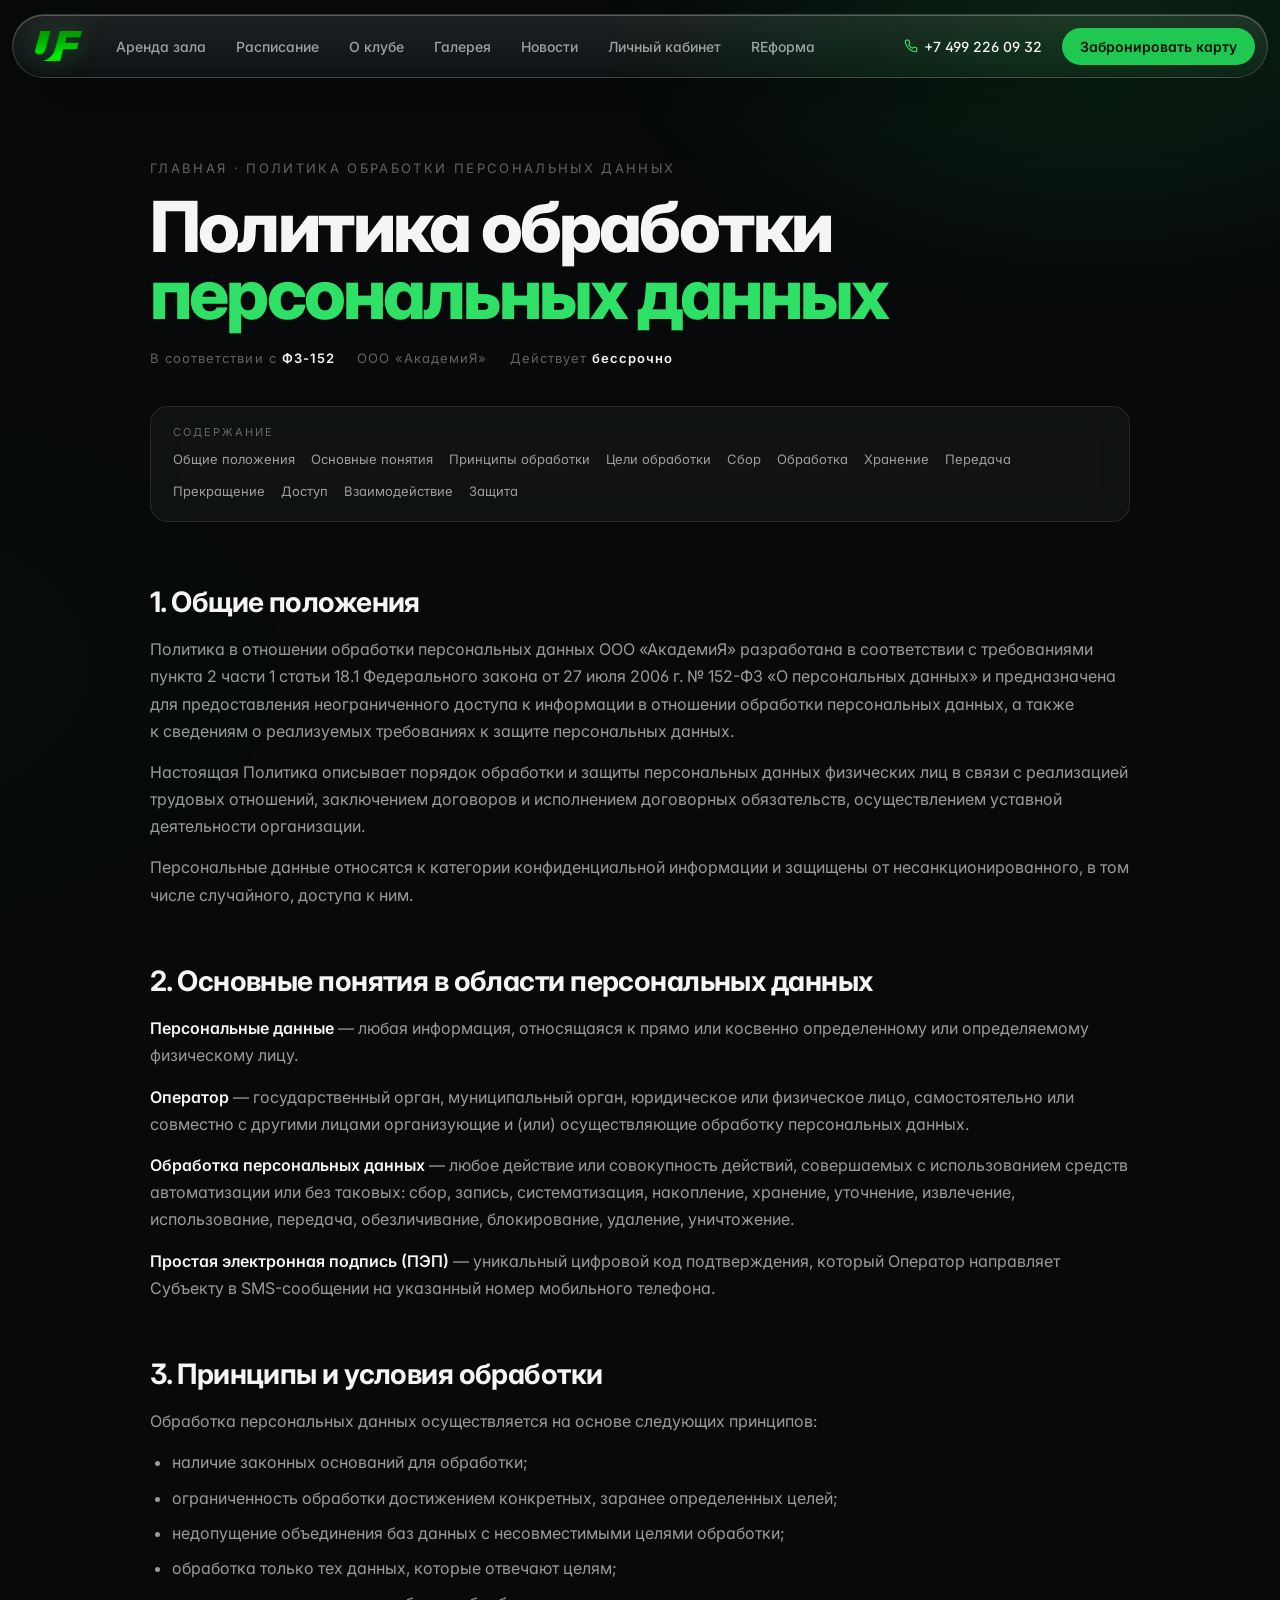
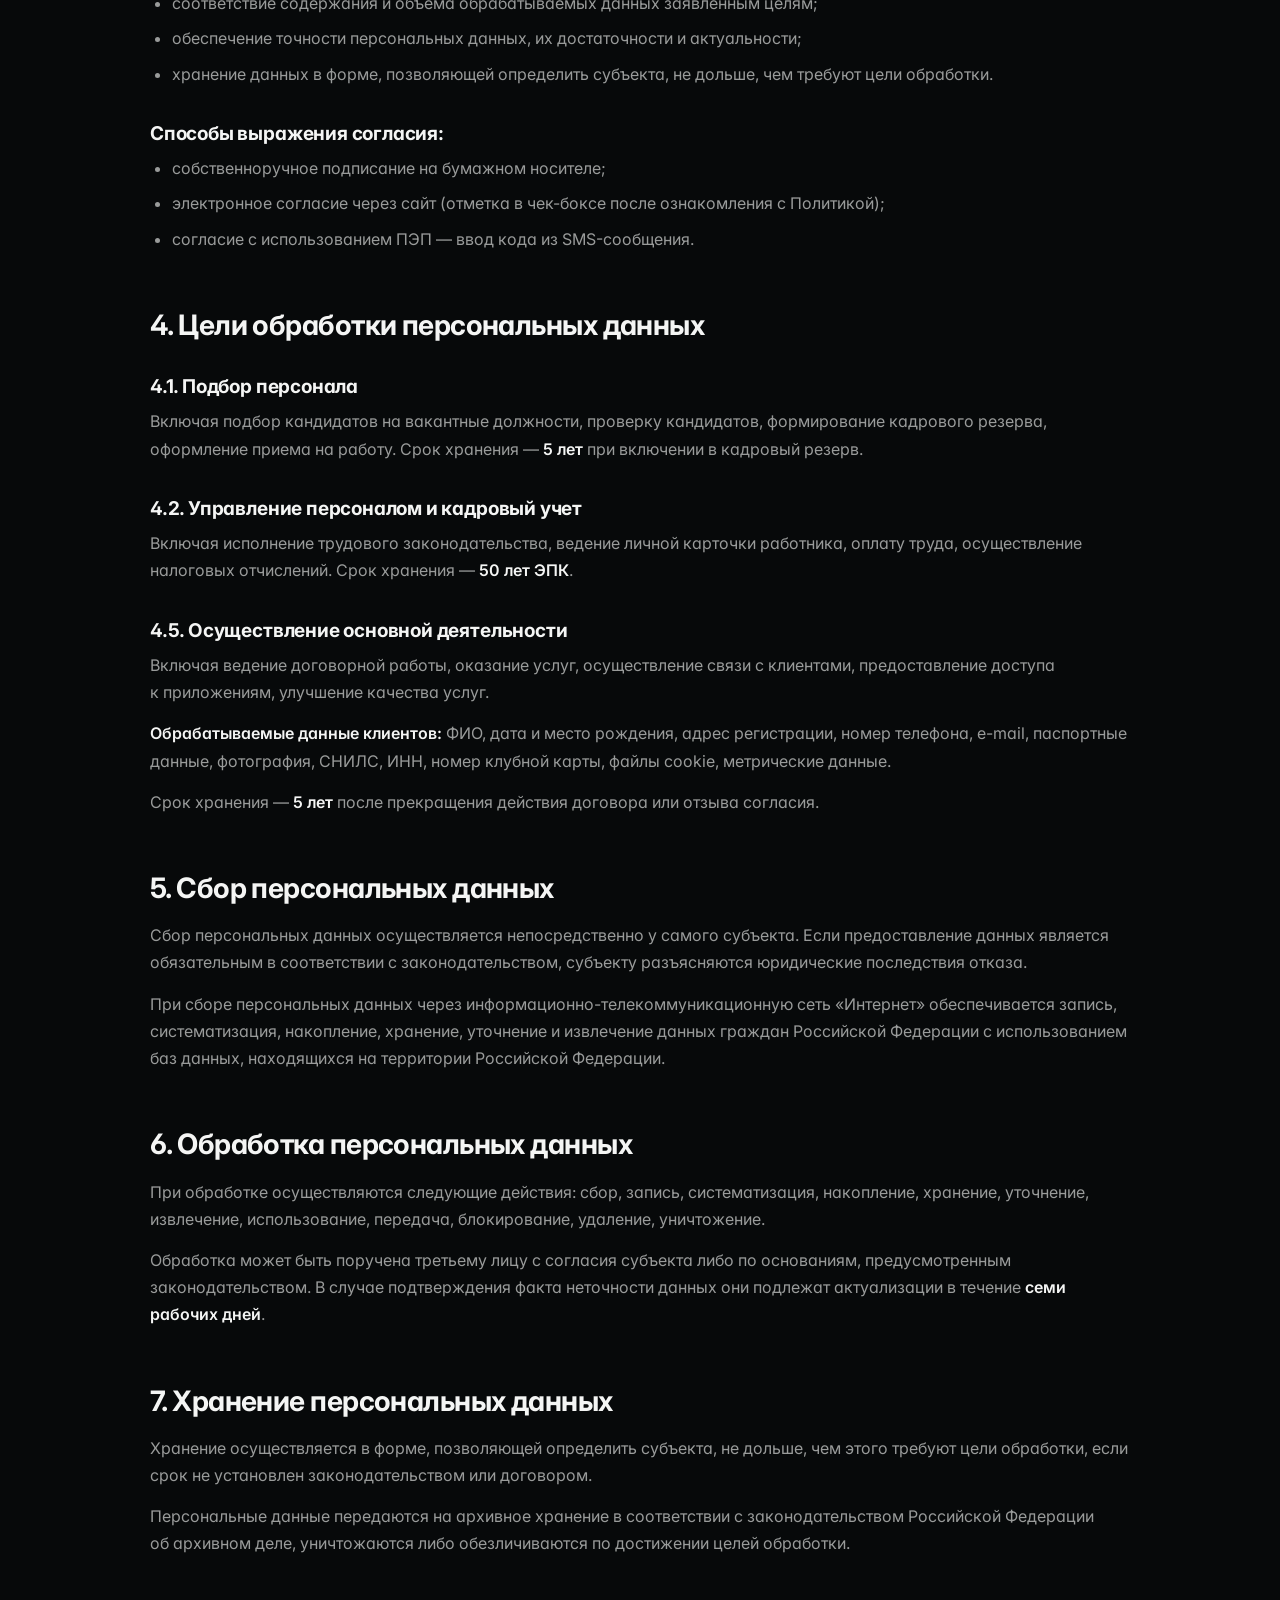
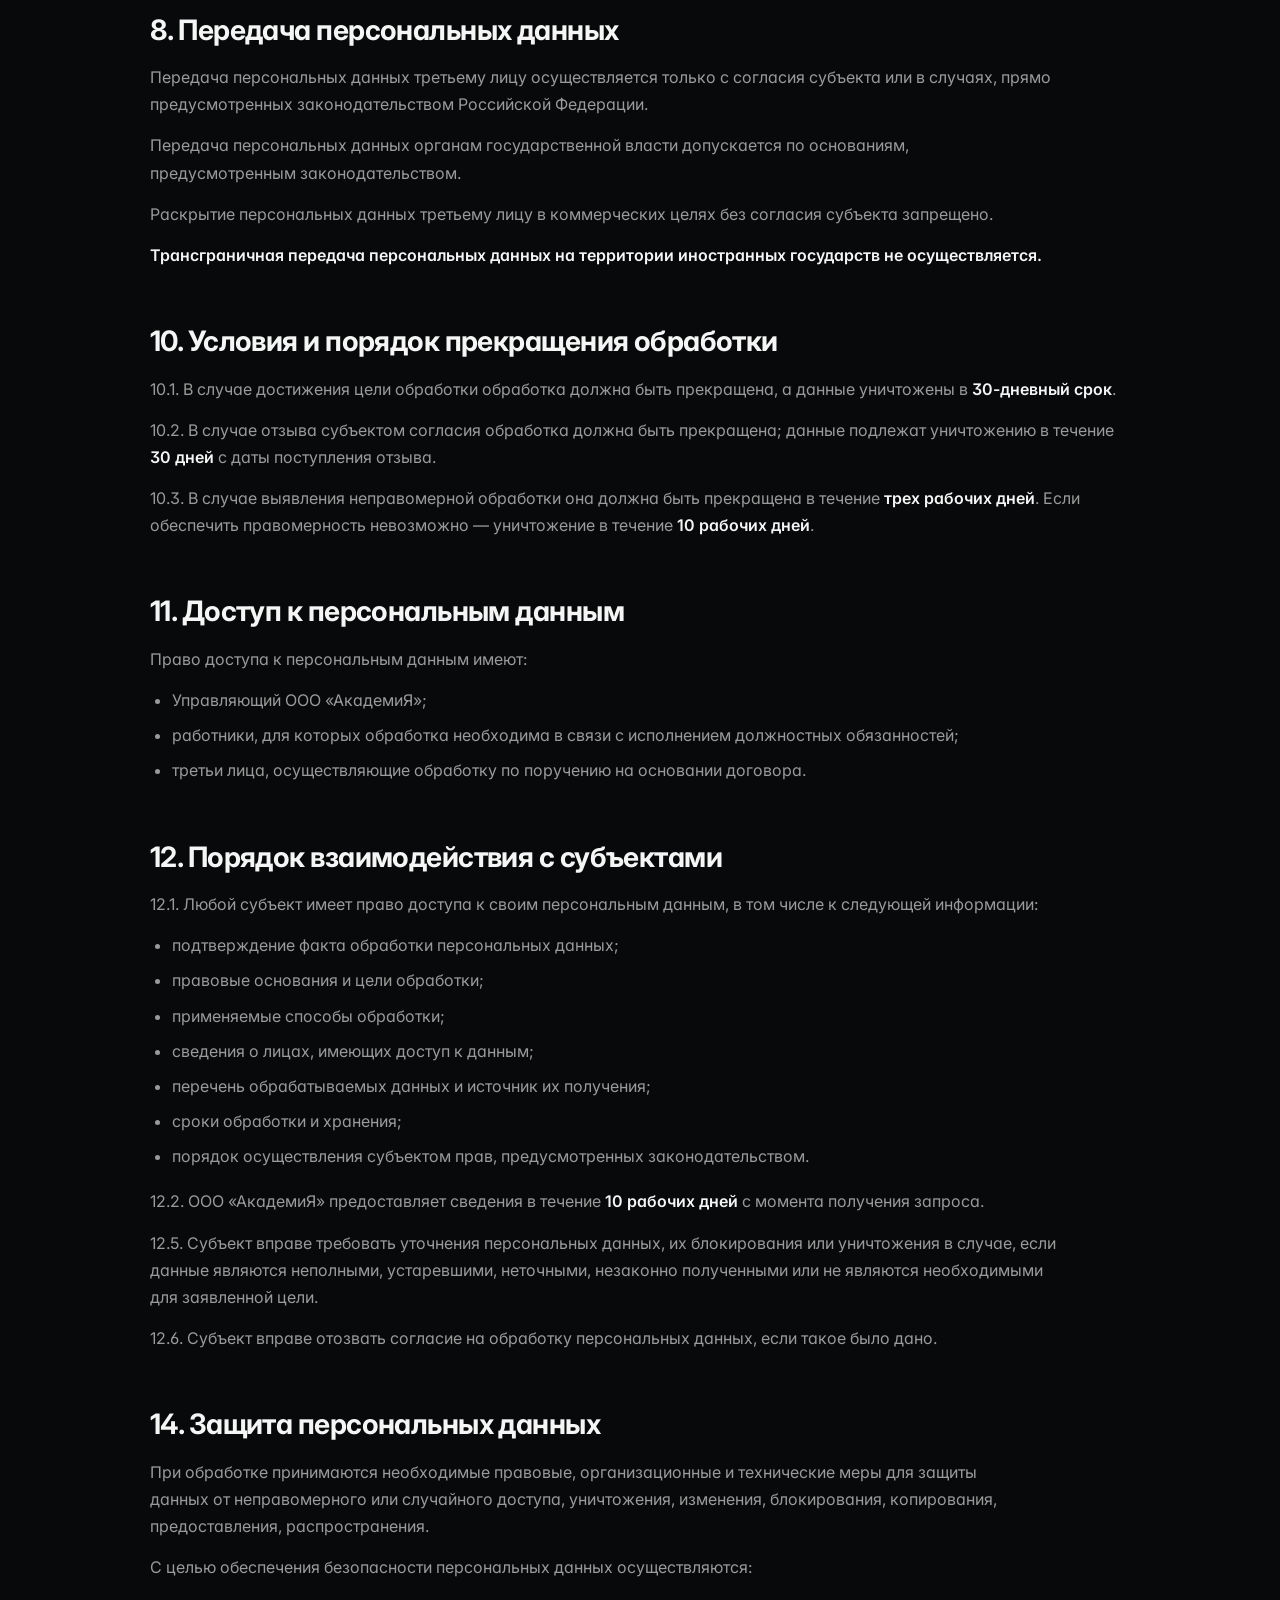
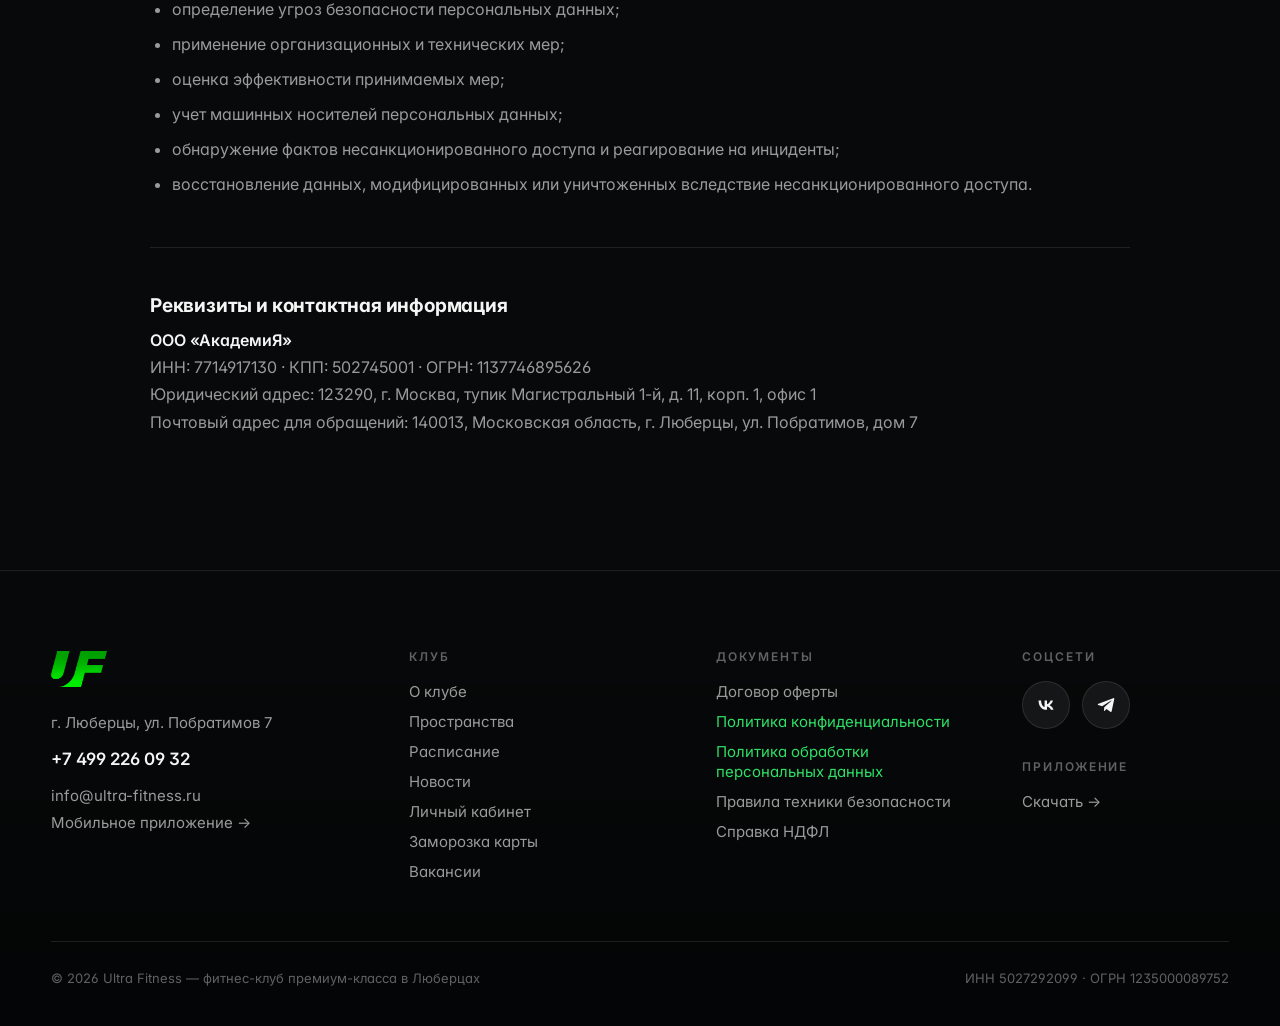
<file: personal.html>
<!doctype html>
<html lang="ru">
<head>
  <meta charset="utf-8" />
  <meta name="viewport" content="width=device-width,initial-scale=1" />
  <title>Политика обработки персональных данных — Ultra Fitness</title>
  <link rel="icon" type="image/png" href="assets/favicon.png" />
  <link rel="apple-touch-icon" href="assets/favicon.png" />
  <link rel="preconnect" href="https://fonts.googleapis.com" />
  <link rel="preconnect" href="https://fonts.gstatic.com" crossorigin />
  <link href="https://fonts.googleapis.com/css2?family=Inter:wght@400;500;600;700;800;900&display=swap" rel="stylesheet" />
  <link rel="stylesheet" href="styles.css" />
</head>
<body>
<main>
  <section class="legal-hero">
    <div class="legal-hero__inner">
      <div class="crumb reveal">Главная · Политика обработки персональных данных</div>
      <h1 class="reveal" data-delay="1">Политика обработки<br/><em>персональных данных</em></h1>
      <div class="legal-hero__meta reveal" data-delay="2"><span>В соответствии с <b>ФЗ-152</b></span><span>ООО «АкадемиЯ»</span><span>Действует <b>бессрочно</b></span></div>
    </div>
  </section>
  <nav class="legal__toc reveal"><div class="legal__toc-label">Содержание</div><div class="legal__toc-links"><a href="#s1">Общие положения</a><a href="#s2">Основные понятия</a><a href="#s3">Принципы обработки</a><a href="#s4">Цели обработки</a><a href="#s5">Сбор</a><a href="#s6">Обработка</a><a href="#s7">Хранение</a><a href="#s8">Передача</a><a href="#s10">Прекращение</a><a href="#s11">Доступ</a><a href="#s12">Взаимодействие</a><a href="#s14">Защита</a></div></nav>
  <section class="legal">
    <div class="legal__inner reveal">
<h2 id="s1">1. Общие положения</h2>
<p>Политика в&nbsp;отношении обработки персональных данных ООО «АкадемиЯ» разработана в&nbsp;соответствии с&nbsp;требованиями пункта&nbsp;2 части&nbsp;1 статьи&nbsp;18.1 Федерального закона от&nbsp;27&nbsp;июля 2006&nbsp;г. №&nbsp;152-ФЗ «О персональных данных» и&nbsp;предназначена для&nbsp;предоставления неограниченного доступа к&nbsp;информации в&nbsp;отношении обработки персональных данных, а&nbsp;также к&nbsp;сведениям о&nbsp;реализуемых требованиях к&nbsp;защите персональных данных.</p>
<p>Настоящая Политика описывает порядок обработки и&nbsp;защиты персональных данных физических лиц в&nbsp;связи с&nbsp;реализацией трудовых отношений, заключением договоров и&nbsp;исполнением договорных обязательств, осуществлением уставной деятельности организации.</p>
<p>Персональные данные относятся к&nbsp;категории конфиденциальной информации и&nbsp;защищены от&nbsp;несанкционированного, в&nbsp;том числе случайного, доступа к&nbsp;ним.</p>

<h2 id="s2">2. Основные понятия в области персональных данных</h2>
<p><b>Персональные данные</b> — любая информация, относящаяся к&nbsp;прямо или косвенно определенному или определяемому физическому лицу.</p>
<p><b>Оператор</b> — государственный орган, муниципальный орган, юридическое или физическое лицо, самостоятельно или совместно с&nbsp;другими лицами организующие и&nbsp;(или) осуществляющие обработку персональных данных.</p>
<p><b>Обработка персональных данных</b> — любое действие или совокупность действий, совершаемых с&nbsp;использованием средств автоматизации или без таковых: сбор, запись, систематизация, накопление, хранение, уточнение, извлечение, использование, передача, обезличивание, блокирование, удаление, уничтожение.</p>
<p><b>Простая электронная подпись (ПЭП)</b> — уникальный цифровой код подтверждения, который Оператор направляет Субъекту в&nbsp;SMS-сообщении на&nbsp;указанный номер мобильного телефона.</p>

<h2 id="s3">3. Принципы и условия обработки</h2>
<p>Обработка персональных данных осуществляется на&nbsp;основе следующих принципов:</p>
<ul>
  <li>наличие законных оснований для обработки;</li>
  <li>ограниченность обработки достижением конкретных, заранее определенных целей;</li>
  <li>недопущение объединения баз данных с&nbsp;несовместимыми целями обработки;</li>
  <li>обработка только тех данных, которые отвечают целям;</li>
  <li>соответствие содержания и объема обрабатываемых данных заявленным целям;</li>
  <li>обеспечение точности персональных данных, их достаточности и&nbsp;актуальности;</li>
  <li>хранение данных в&nbsp;форме, позволяющей определить субъекта, не дольше, чем требуют цели обработки.</li>
</ul>
<h3>Способы выражения согласия:</h3>
<ul>
  <li>собственноручное подписание на&nbsp;бумажном носителе;</li>
  <li>электронное согласие через сайт (отметка в&nbsp;чек-боксе после ознакомления с&nbsp;Политикой);</li>
  <li>согласие с&nbsp;использованием ПЭП — ввод кода из&nbsp;SMS-сообщения.</li>
</ul>

<h2 id="s4">4. Цели обработки персональных данных</h2>
<h3>4.1. Подбор персонала</h3>
<p>Включая подбор кандидатов на&nbsp;вакантные должности, проверку кандидатов, формирование кадрового резерва, оформление приема на&nbsp;работу. Срок хранения — <b>5 лет</b> при&nbsp;включении в&nbsp;кадровый резерв.</p>
<h3>4.2. Управление персоналом и кадровый учет</h3>
<p>Включая исполнение трудового законодательства, ведение личной карточки работника, оплату труда, осуществление налоговых отчислений. Срок хранения — <b>50 лет ЭПК</b>.</p>
<h3>4.5. Осуществление основной деятельности</h3>
<p>Включая ведение договорной работы, оказание услуг, осуществление связи с&nbsp;клиентами, предоставление доступа к&nbsp;приложениям, улучшение качества услуг.</p>
<p><b>Обрабатываемые данные клиентов:</b> ФИО, дата и&nbsp;место рождения, адрес регистрации, номер телефона, e-mail, паспортные данные, фотография, СНИЛС, ИНН, номер клубной карты, файлы cookie, метрические данные.</p>
<p>Срок хранения — <b>5 лет</b> после прекращения действия договора или отзыва согласия.</p>

<h2 id="s5">5. Сбор персональных данных</h2>
<p>Сбор персональных данных осуществляется непосредственно у&nbsp;самого субъекта. Если предоставление данных является обязательным в&nbsp;соответствии с&nbsp;законодательством, субъекту разъясняются юридические последствия отказа.</p>
<p>При сборе персональных данных через информационно-телекоммуникационную сеть «Интернет» обеспечивается запись, систематизация, накопление, хранение, уточнение и&nbsp;извлечение данных граждан Российской Федерации с&nbsp;использованием баз данных, находящихся на&nbsp;территории Российской Федерации.</p>

<h2 id="s6">6. Обработка персональных данных</h2>
<p>При обработке осуществляются следующие действия: сбор, запись, систематизация, накопление, хранение, уточнение, извлечение, использование, передача, блокирование, удаление, уничтожение.</p>
<p>Обработка может быть поручена третьему лицу с&nbsp;согласия субъекта либо по&nbsp;основаниям, предусмотренным законодательством. В&nbsp;случае подтверждения факта неточности данных они подлежат актуализации в&nbsp;течение <b>семи рабочих дней</b>.</p>

<h2 id="s7">7. Хранение персональных данных</h2>
<p>Хранение осуществляется в&nbsp;форме, позволяющей определить субъекта, не&nbsp;дольше, чем этого требуют цели обработки, если срок не&nbsp;установлен законодательством или договором.</p>
<p>Персональные данные передаются на&nbsp;архивное хранение в&nbsp;соответствии с&nbsp;законодательством Российской Федерации об&nbsp;архивном деле, уничтожаются либо обезличиваются по&nbsp;достижении целей обработки.</p>

<h2 id="s8">8. Передача персональных данных</h2>
<p>Передача персональных данных третьему лицу осуществляется только с&nbsp;согласия субъекта или в&nbsp;случаях, прямо предусмотренных законодательством Российской Федерации.</p>
<p>Передача персональных данных органам государственной власти допускается по&nbsp;основаниям, предусмотренным законодательством.</p>
<p>Раскрытие персональных данных третьему лицу в&nbsp;коммерческих целях без согласия субъекта запрещено.</p>
<p><b>Трансграничная передача персональных данных на территории иностранных государств не осуществляется.</b></p>

<h2 id="s10">10. Условия и порядок прекращения обработки</h2>
<p>10.1. В&nbsp;случае достижения цели обработки обработка должна быть прекращена, а&nbsp;данные уничтожены в&nbsp;<b>30-дневный срок</b>.</p>
<p>10.2. В&nbsp;случае отзыва субъектом согласия обработка должна быть прекращена; данные подлежат уничтожению в&nbsp;течение <b>30 дней</b> с&nbsp;даты поступления отзыва.</p>
<p>10.3. В&nbsp;случае выявления неправомерной обработки она должна быть прекращена в&nbsp;течение <b>трех рабочих дней</b>. Если обеспечить правомерность невозможно — уничтожение в&nbsp;течение <b>10 рабочих дней</b>.</p>

<h2 id="s11">11. Доступ к персональным данным</h2>
<p>Право доступа к&nbsp;персональным данным имеют:</p>
<ul>
  <li>Управляющий ООО «АкадемиЯ»;</li>
  <li>работники, для которых обработка необходима в&nbsp;связи с&nbsp;исполнением должностных обязанностей;</li>
  <li>третьи лица, осуществляющие обработку по&nbsp;поручению на&nbsp;основании договора.</li>
</ul>

<h2 id="s12">12. Порядок взаимодействия с субъектами</h2>
<p>12.1. Любой субъект имеет право доступа к&nbsp;своим персональным данным, в&nbsp;том числе к&nbsp;следующей информации:</p>
<ul>
  <li>подтверждение факта обработки персональных данных;</li>
  <li>правовые основания и цели обработки;</li>
  <li>применяемые способы обработки;</li>
  <li>сведения о лицах, имеющих доступ к данным;</li>
  <li>перечень обрабатываемых данных и источник их получения;</li>
  <li>сроки обработки и хранения;</li>
  <li>порядок осуществления субъектом прав, предусмотренных законодательством.</li>
</ul>
<p>12.2. ООО «АкадемиЯ» предоставляет сведения в&nbsp;течение <b>10 рабочих дней</b> с&nbsp;момента получения запроса.</p>
<p>12.5. Субъект вправе требовать уточнения персональных данных, их&nbsp;блокирования или уничтожения в&nbsp;случае, если данные являются неполными, устаревшими, неточными, незаконно полученными или не&nbsp;являются необходимыми для&nbsp;заявленной цели.</p>
<p>12.6. Субъект вправе отозвать согласие на&nbsp;обработку персональных данных, если такое было дано.</p>

<h2 id="s14">14. Защита персональных данных</h2>
<p>При обработке принимаются необходимые правовые, организационные и&nbsp;технические меры для&nbsp;защиты данных от&nbsp;неправомерного или случайного доступа, уничтожения, изменения, блокирования, копирования, предоставления, распространения.</p>
<p>С&nbsp;целью обеспечения безопасности персональных данных осуществляются:</p>
<ul>
  <li>определение угроз безопасности персональных данных;</li>
  <li>применение организационных и&nbsp;технических мер;</li>
  <li>оценка эффективности принимаемых мер;</li>
  <li>учет машинных носителей персональных данных;</li>
  <li>обнаружение фактов несанкционированного доступа и&nbsp;реагирование на&nbsp;инциденты;</li>
  <li>восстановление данных, модифицированных или уничтоженных вследствие несанкционированного доступа.</li>
</ul>

<hr/>
<h3>Реквизиты и контактная информация</h3>
<p><b>ООО «АкадемиЯ»</b><br/>
ИНН: 7714917130 · КПП: 502745001 · ОГРН: 1137746895626<br/>
Юридический адрес: 123290, г.&nbsp;Москва, тупик Магистральный 1-й, д.&nbsp;11, корп.&nbsp;1, офис&nbsp;1<br/>
Почтовый адрес для&nbsp;обращений: 140013, Московская область, г.&nbsp;Люберцы, ул.&nbsp;Побратимов, дом&nbsp;7</p>
</div>
  </section>
</main>
<script src="site.js"></script>
</body>
</html>
</file>
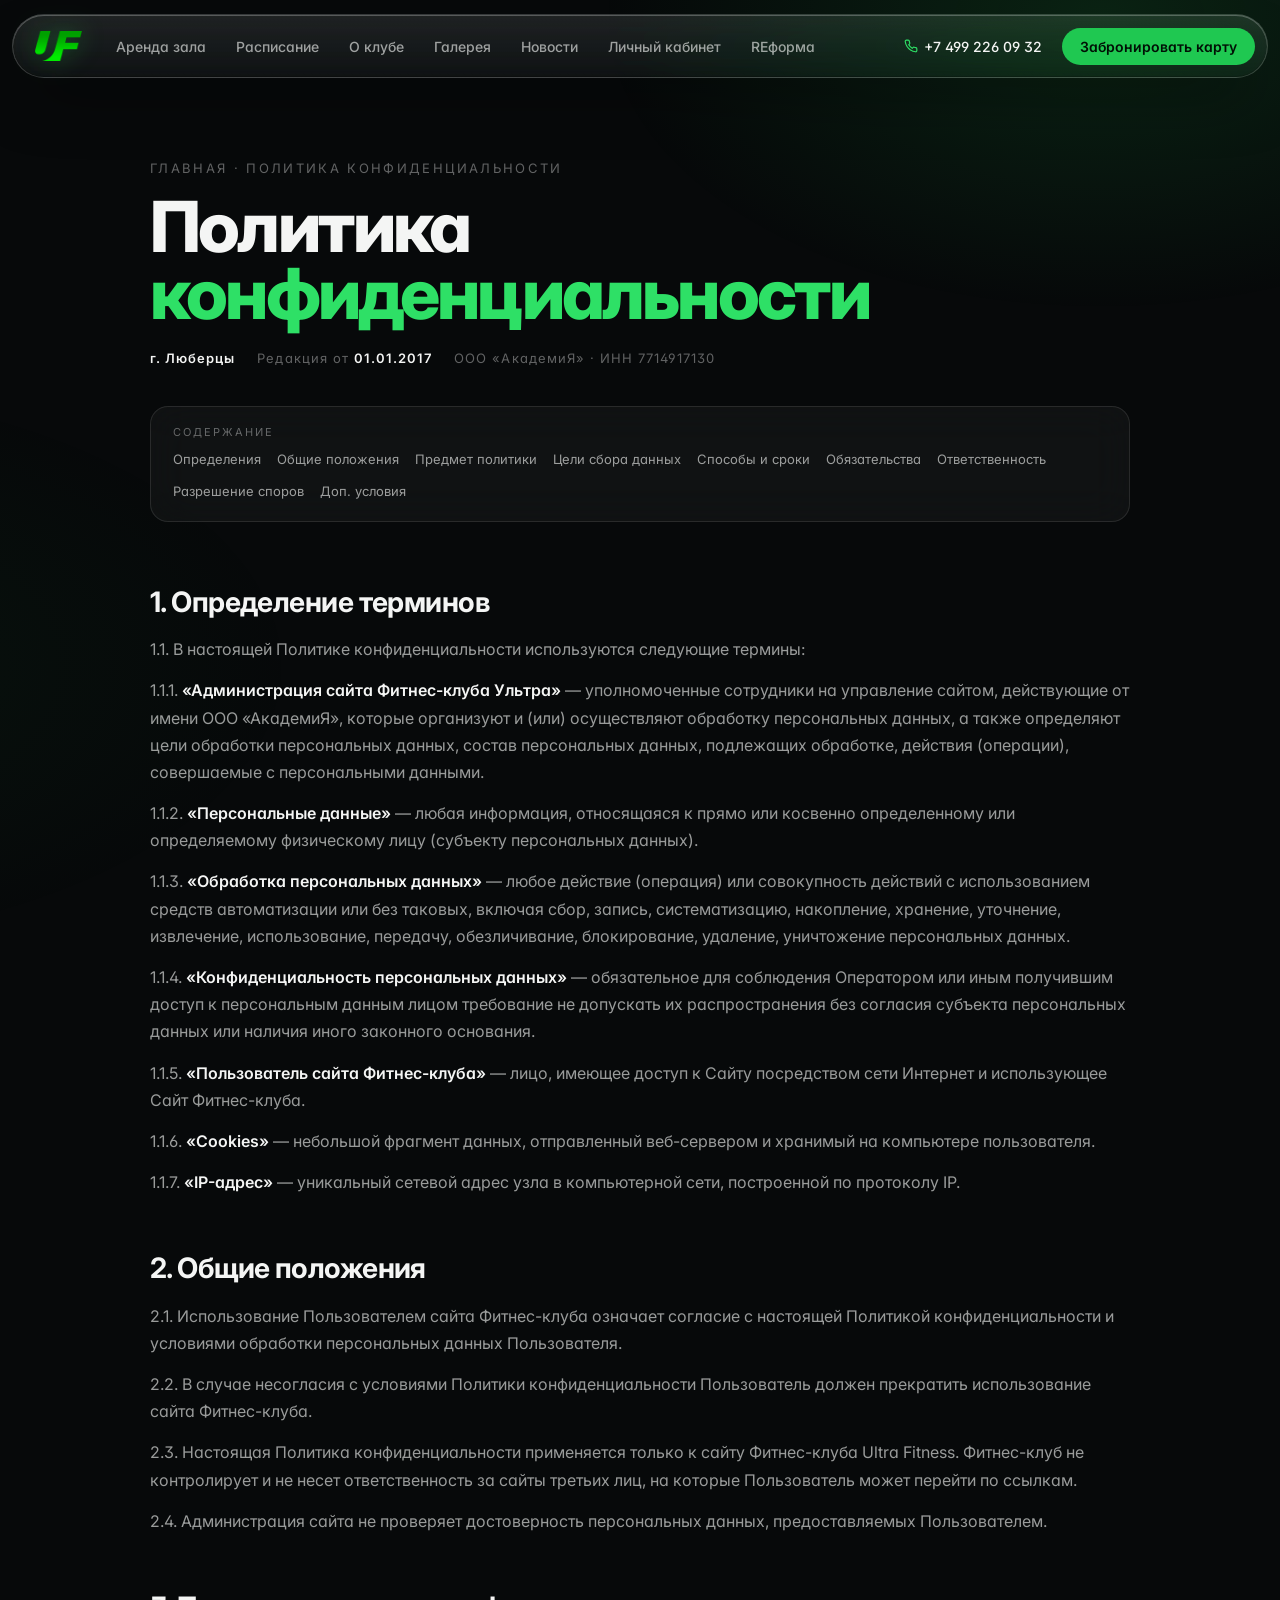
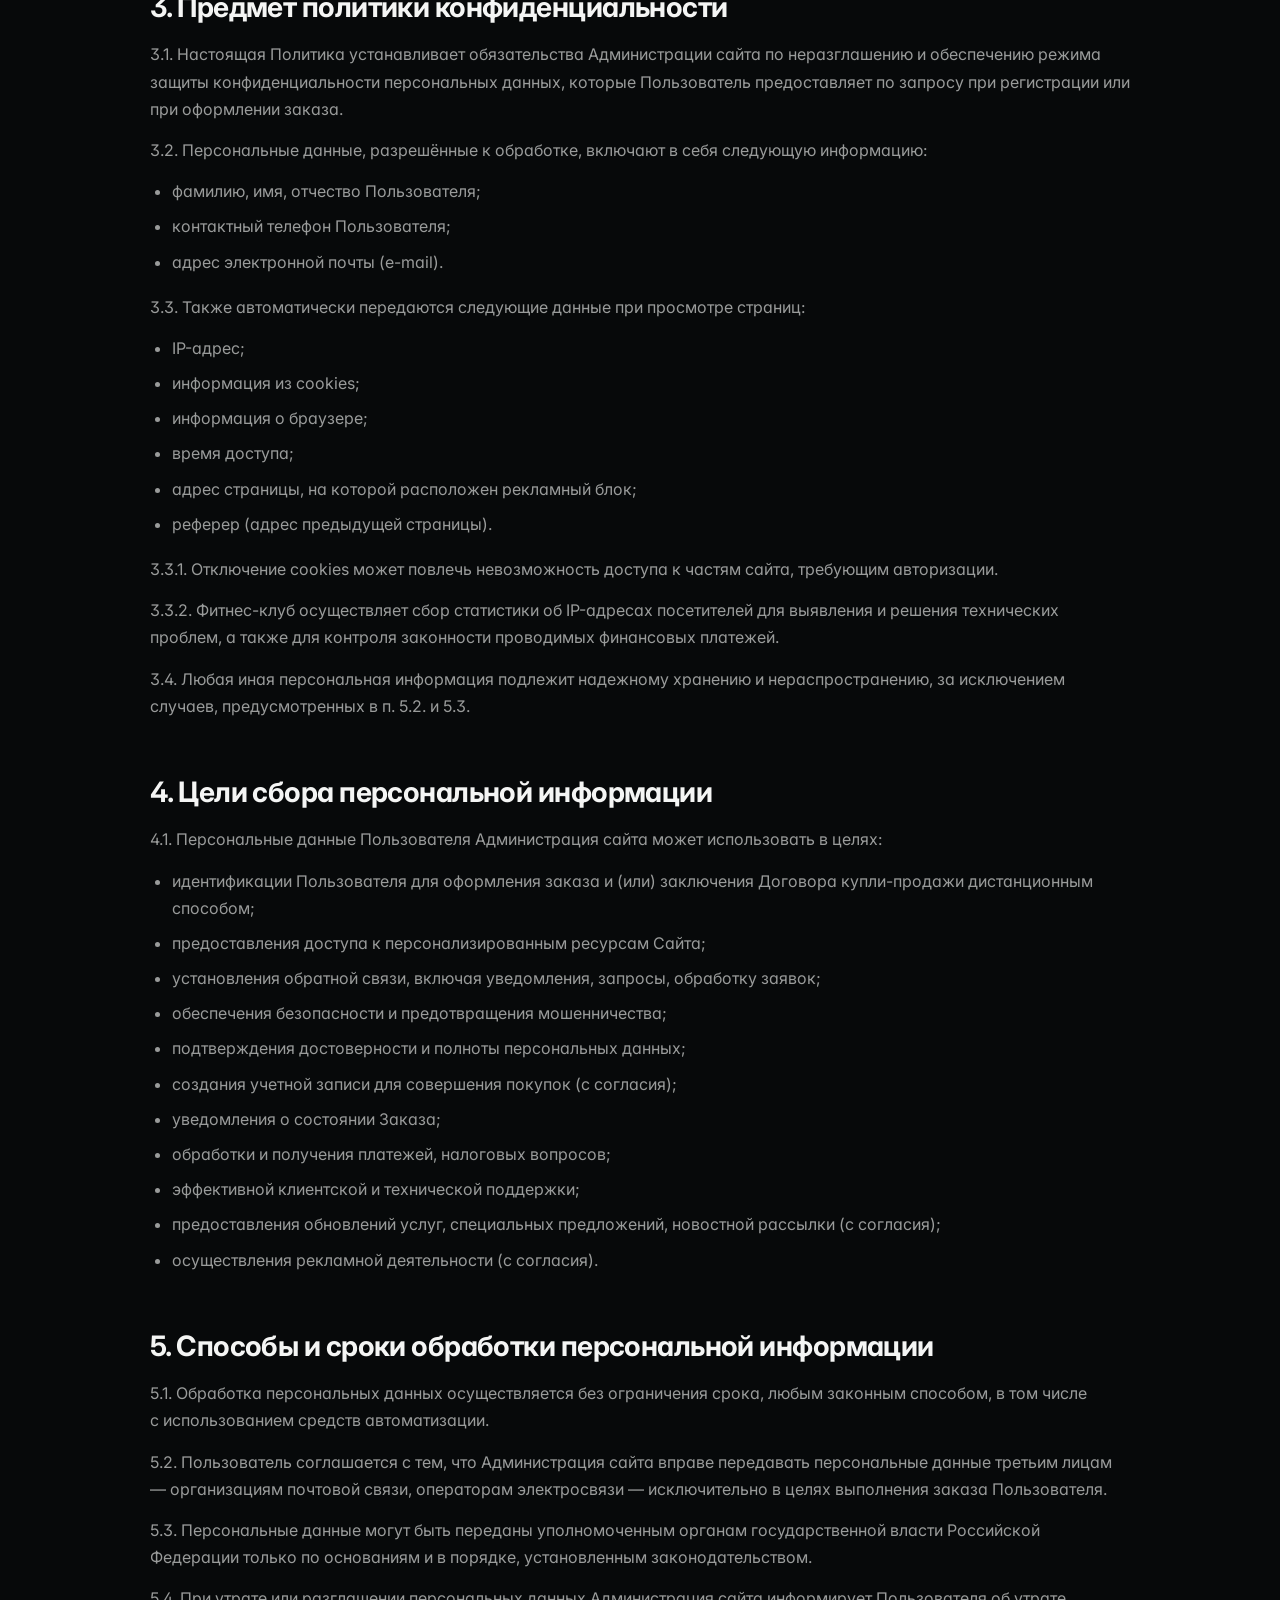
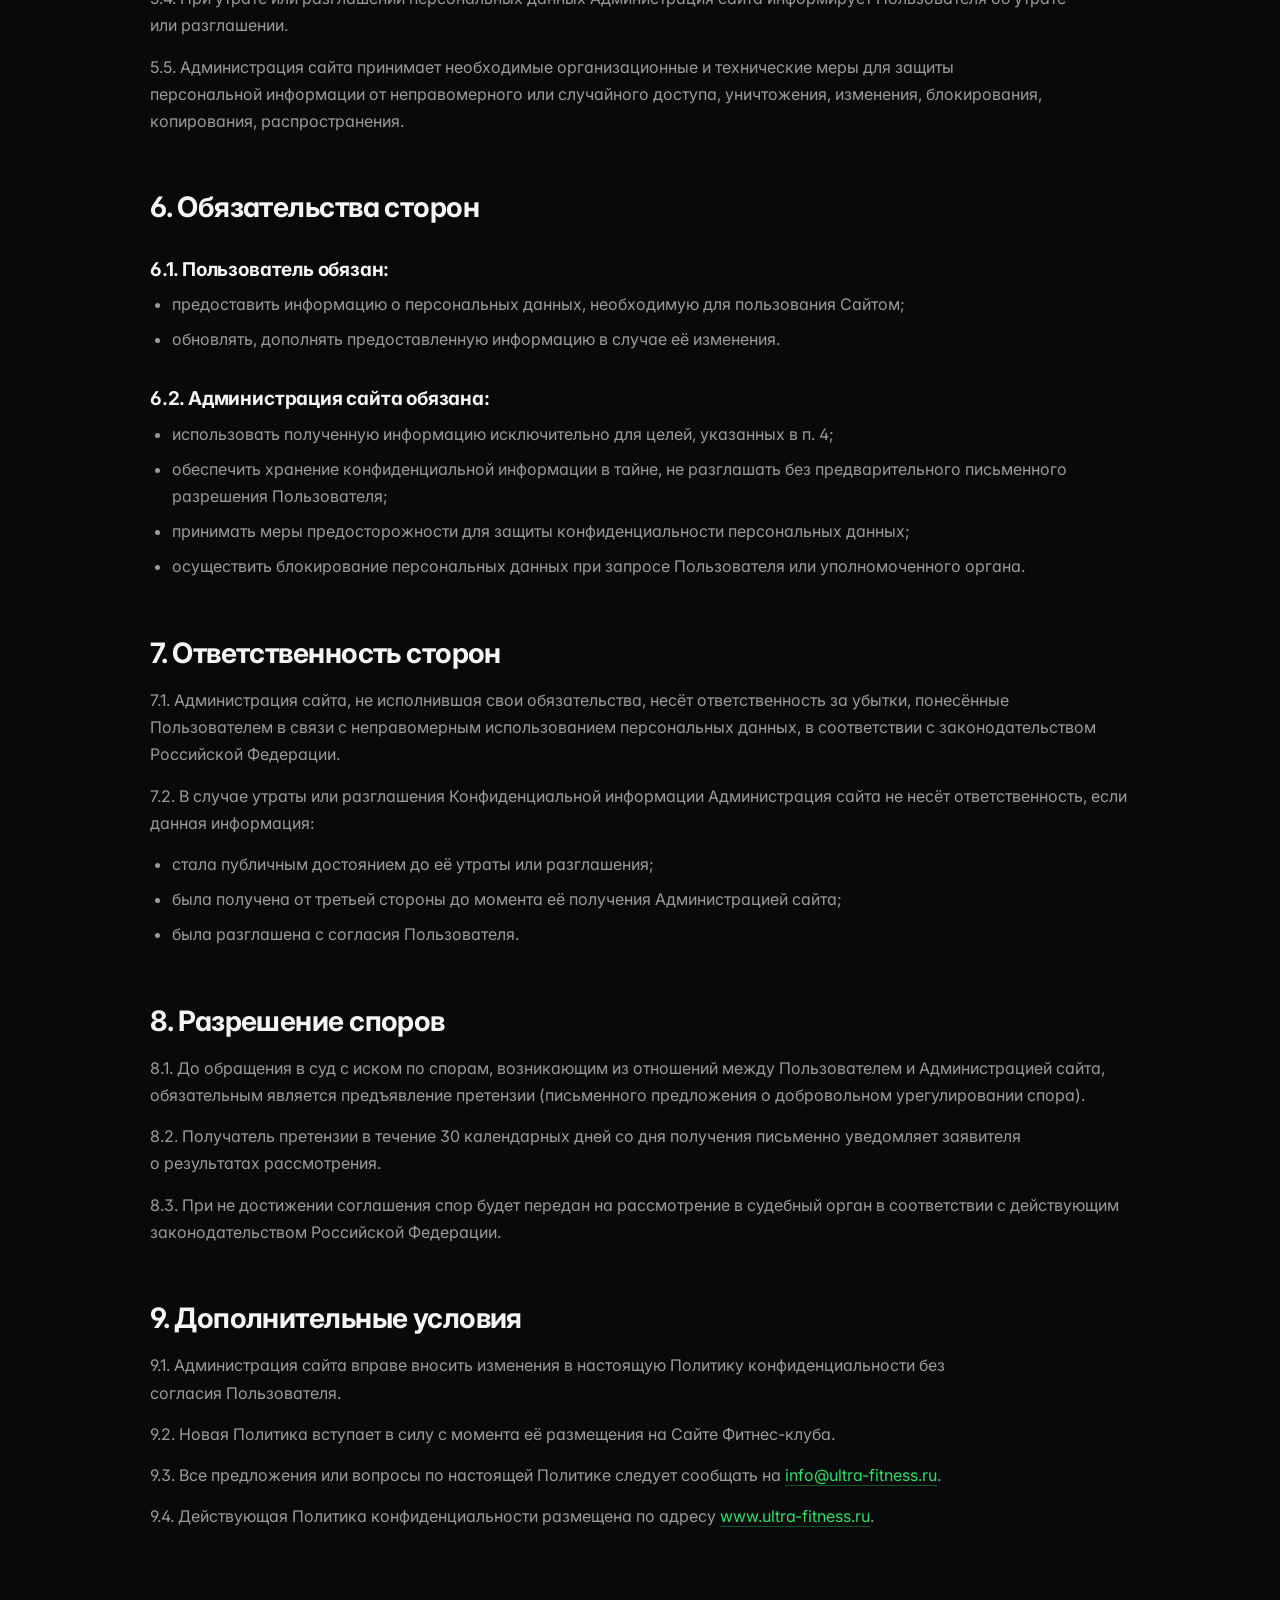
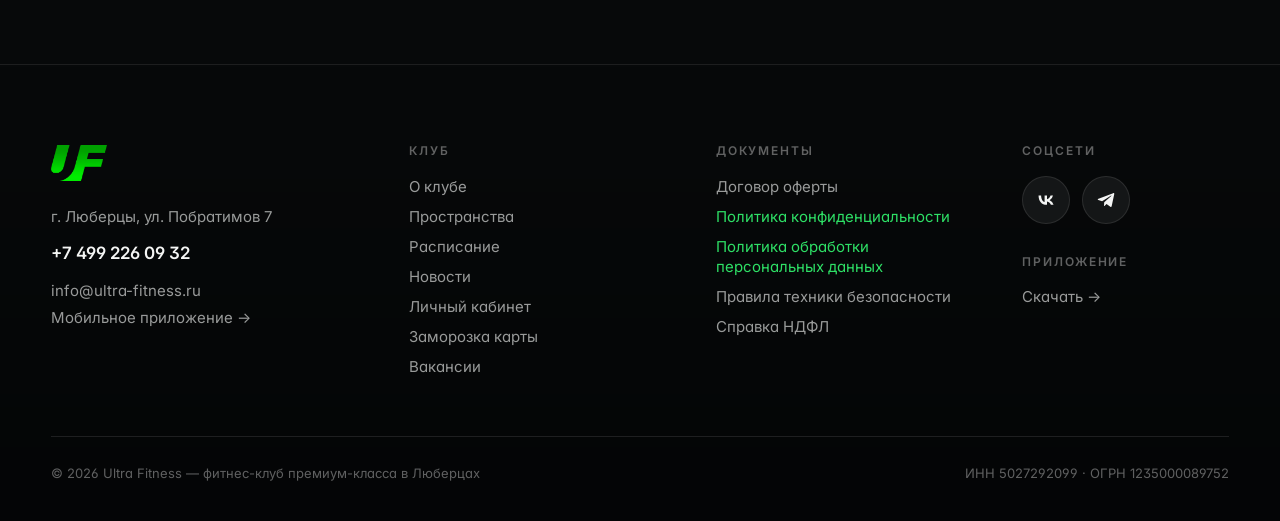
<file: policy.html>
<!doctype html>
<html lang="ru">
<head>
  <meta charset="utf-8" />
  <meta name="viewport" content="width=device-width,initial-scale=1" />
  <title>Политика конфиденциальности — Ultra Fitness</title>
  <link rel="icon" type="image/png" href="assets/favicon.png" />
  <link rel="apple-touch-icon" href="assets/favicon.png" />
  <link rel="preconnect" href="https://fonts.googleapis.com" />
  <link rel="preconnect" href="https://fonts.gstatic.com" crossorigin />
  <link href="https://fonts.googleapis.com/css2?family=Inter:wght@400;500;600;700;800;900&display=swap" rel="stylesheet" />
  <link rel="stylesheet" href="styles.css" />
</head>
<body>
<main>
  <section class="legal-hero">
    <div class="legal-hero__inner">
      <div class="crumb reveal">Главная · Политика конфиденциальности</div>
      <h1 class="reveal" data-delay="1">Политика<br/><em>конфиденциальности</em></h1>
      <div class="legal-hero__meta reveal" data-delay="2"><span><b>г.&nbsp;Люберцы</b></span><span>Редакция от <b>01.01.2017</b></span><span>ООО «АкадемиЯ» · ИНН&nbsp;7714917130</span></div>
    </div>
  </section>
  <nav class="legal__toc reveal"><div class="legal__toc-label">Содержание</div><div class="legal__toc-links"><a href="#s1">Определения</a><a href="#s2">Общие положения</a><a href="#s3">Предмет политики</a><a href="#s4">Цели сбора данных</a><a href="#s5">Способы и сроки</a><a href="#s6">Обязательства</a><a href="#s7">Ответственность</a><a href="#s8">Разрешение споров</a><a href="#s9">Доп. условия</a></div></nav>
  <section class="legal">
    <div class="legal__inner reveal">
<h2 id="s1">1. Определение терминов</h2>
<p>1.1. В настоящей Политике конфиденциальности используются следующие термины:</p>
<p>1.1.1. <b>«Администрация сайта Фитнес-клуба Ультра»</b> — уполномоченные сотрудники на управление сайтом, действующие от имени ООО «АкадемиЯ», которые организуют и (или) осуществляют обработку персональных данных, а также определяют цели обработки персональных данных, состав персональных данных, подлежащих обработке, действия (операции), совершаемые с персональными данными.</p>
<p>1.1.2. <b>«Персональные данные»</b> — любая информация, относящаяся к прямо или косвенно определенному или определяемому физическому лицу (субъекту персональных данных).</p>
<p>1.1.3. <b>«Обработка персональных данных»</b> — любое действие (операция) или совокупность действий с использованием средств автоматизации или без таковых, включая сбор, запись, систематизацию, накопление, хранение, уточнение, извлечение, использование, передачу, обезличивание, блокирование, удаление, уничтожение персональных данных.</p>
<p>1.1.4. <b>«Конфиденциальность персональных данных»</b> — обязательное для соблюдения Оператором или иным получившим доступ к персональным данным лицом требование не допускать их распространения без согласия субъекта персональных данных или наличия иного законного основания.</p>
<p>1.1.5. <b>«Пользователь сайта Фитнес-клуба»</b> — лицо, имеющее доступ к Сайту посредством сети Интернет и использующее Сайт Фитнес-клуба.</p>
<p>1.1.6. <b>«Cookies»</b> — небольшой фрагмент данных, отправленный веб-сервером и хранимый на компьютере пользователя.</p>
<p>1.1.7. <b>«IP-адрес»</b> — уникальный сетевой адрес узла в компьютерной сети, построенной по протоколу IP.</p>

<h2 id="s2">2. Общие положения</h2>
<p>2.1. Использование Пользователем сайта Фитнес-клуба означает согласие с настоящей Политикой конфиденциальности и условиями обработки персональных данных Пользователя.</p>
<p>2.2. В случае несогласия с условиями Политики конфиденциальности Пользователь должен прекратить использование сайта Фитнес-клуба.</p>
<p>2.3. Настоящая Политика конфиденциальности применяется только к сайту Фитнес-клуба Ultra Fitness. Фитнес-клуб не контролирует и не несет ответственность за сайты третьих лиц, на которые Пользователь может перейти по ссылкам.</p>
<p>2.4. Администрация сайта не проверяет достоверность персональных данных, предоставляемых Пользователем.</p>

<h2 id="s3">3. Предмет политики конфиденциальности</h2>
<p>3.1. Настоящая Политика устанавливает обязательства Администрации сайта по неразглашению и обеспечению режима защиты конфиденциальности персональных данных, которые Пользователь предоставляет по запросу при регистрации или при оформлении заказа.</p>
<p>3.2. Персональные данные, разрешённые к обработке, включают в себя следующую информацию:</p>
<ul>
  <li>фамилию, имя, отчество Пользователя;</li>
  <li>контактный телефон Пользователя;</li>
  <li>адрес электронной почты (e-mail).</li>
</ul>
<p>3.3. Также автоматически передаются следующие данные при просмотре страниц:</p>
<ul>
  <li>IP-адрес;</li>
  <li>информация из cookies;</li>
  <li>информация о браузере;</li>
  <li>время доступа;</li>
  <li>адрес страницы, на которой расположен рекламный блок;</li>
  <li>реферер (адрес предыдущей страницы).</li>
</ul>
<p>3.3.1. Отключение cookies может повлечь невозможность доступа к частям сайта, требующим авторизации.</p>
<p>3.3.2. Фитнес-клуб осуществляет сбор статистики об IP-адресах посетителей для выявления и решения технических проблем, а также для контроля законности проводимых финансовых платежей.</p>
<p>3.4. Любая иная персональная информация подлежит надежному хранению и нераспространению, за исключением случаев, предусмотренных в&nbsp;п. 5.2. и 5.3.</p>

<h2 id="s4">4. Цели сбора персональной информации</h2>
<p>4.1. Персональные данные Пользователя Администрация сайта может использовать в&nbsp;целях:</p>
<ul>
  <li>идентификации Пользователя для оформления заказа и (или) заключения Договора купли-продажи дистанционным способом;</li>
  <li>предоставления доступа к персонализированным ресурсам Сайта;</li>
  <li>установления обратной связи, включая уведомления, запросы, обработку заявок;</li>
  <li>обеспечения безопасности и предотвращения мошенничества;</li>
  <li>подтверждения достоверности и полноты персональных данных;</li>
  <li>создания учетной записи для совершения покупок (с согласия);</li>
  <li>уведомления о состоянии Заказа;</li>
  <li>обработки и получения платежей, налоговых вопросов;</li>
  <li>эффективной клиентской и технической поддержки;</li>
  <li>предоставления обновлений услуг, специальных предложений, новостной рассылки (с согласия);</li>
  <li>осуществления рекламной деятельности (с согласия).</li>
</ul>

<h2 id="s5">5. Способы и сроки обработки персональной информации</h2>
<p>5.1. Обработка персональных данных осуществляется без ограничения срока, любым законным способом, в&nbsp;том числе с&nbsp;использованием средств автоматизации.</p>
<p>5.2. Пользователь соглашается с&nbsp;тем, что Администрация сайта вправе передавать персональные данные третьим лицам — организациям почтовой связи, операторам электросвязи — исключительно в&nbsp;целях выполнения заказа Пользователя.</p>
<p>5.3. Персональные данные могут быть переданы уполномоченным органам государственной власти Российской Федерации только по&nbsp;основаниям и&nbsp;в&nbsp;порядке, установленным законодательством.</p>
<p>5.4. При утрате или разглашении персональных данных Администрация сайта информирует Пользователя об&nbsp;утрате или разглашении.</p>
<p>5.5. Администрация сайта принимает необходимые организационные и&nbsp;технические меры для защиты персональной информации от&nbsp;неправомерного или случайного доступа, уничтожения, изменения, блокирования, копирования, распространения.</p>

<h2 id="s6">6. Обязательства сторон</h2>
<h3>6.1. Пользователь обязан:</h3>
<ul>
  <li>предоставить информацию о&nbsp;персональных данных, необходимую для пользования Сайтом;</li>
  <li>обновлять, дополнять предоставленную информацию в&nbsp;случае её изменения.</li>
</ul>
<h3>6.2. Администрация сайта обязана:</h3>
<ul>
  <li>использовать полученную информацию исключительно для целей, указанных в&nbsp;п.&nbsp;4;</li>
  <li>обеспечить хранение конфиденциальной информации в&nbsp;тайне, не&nbsp;разглашать без предварительного письменного разрешения Пользователя;</li>
  <li>принимать меры предосторожности для защиты конфиденциальности персональных данных;</li>
  <li>осуществить блокирование персональных данных при&nbsp;запросе Пользователя или уполномоченного органа.</li>
</ul>

<h2 id="s7">7. Ответственность сторон</h2>
<p>7.1. Администрация сайта, не&nbsp;исполнившая свои обязательства, несёт ответственность за&nbsp;убытки, понесённые Пользователем в&nbsp;связи с&nbsp;неправомерным использованием персональных данных, в&nbsp;соответствии с&nbsp;законодательством Российской Федерации.</p>
<p>7.2. В случае утраты или разглашения Конфиденциальной информации Администрация сайта не&nbsp;несёт ответственность, если данная информация:</p>
<ul>
  <li>стала публичным достоянием до её утраты или разглашения;</li>
  <li>была получена от третьей стороны до момента её получения Администрацией сайта;</li>
  <li>была разглашена с согласия Пользователя.</li>
</ul>

<h2 id="s8">8. Разрешение споров</h2>
<p>8.1. До обращения в&nbsp;суд с&nbsp;иском по спорам, возникающим из отношений между Пользователем и&nbsp;Администрацией сайта, обязательным является предъявление претензии (письменного предложения о&nbsp;добровольном урегулировании спора).</p>
<p>8.2. Получатель претензии в&nbsp;течение 30&nbsp;календарных дней со дня получения письменно уведомляет заявителя о&nbsp;результатах рассмотрения.</p>
<p>8.3. При не&nbsp;достижении соглашения спор будет передан на&nbsp;рассмотрение в&nbsp;судебный орган в&nbsp;соответствии с&nbsp;действующим законодательством Российской Федерации.</p>

<h2 id="s9">9. Дополнительные условия</h2>
<p>9.1. Администрация сайта вправе вносить изменения в&nbsp;настоящую Политику конфиденциальности без согласия Пользователя.</p>
<p>9.2. Новая Политика вступает в&nbsp;силу с&nbsp;момента её размещения на&nbsp;Сайте Фитнес-клуба.</p>
<p>9.3. Все предложения или вопросы по настоящей Политике следует сообщать на&nbsp;<a href="mailto:info@ultra-fitness.ru">info@ultra-fitness.ru</a>.</p>
<p>9.4. Действующая Политика конфиденциальности размещена по&nbsp;адресу <a href="https://ultra-fitness.ru" target="_blank" rel="noopener">www.ultra-fitness.ru</a>.</p>
</div>
  </section>
</main>
<script src="site.js"></script>
</body>
</html>
</file>
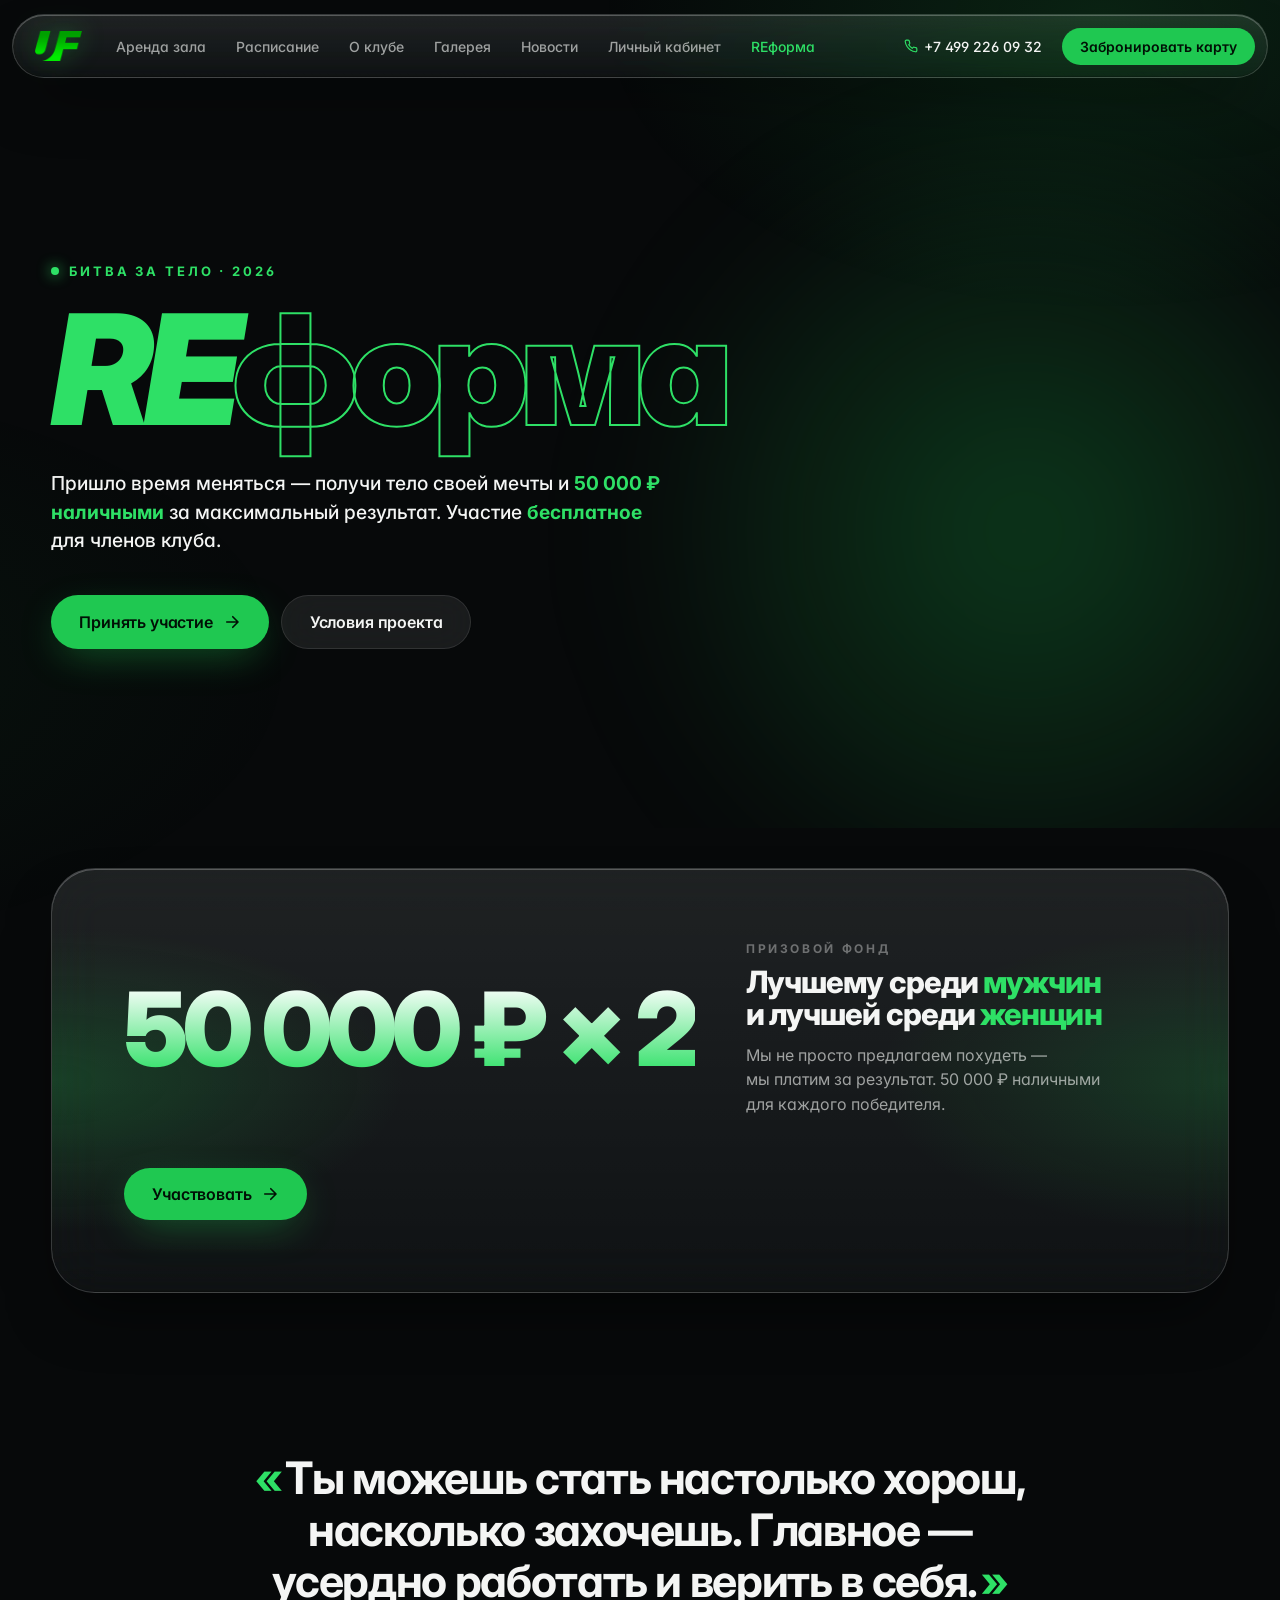
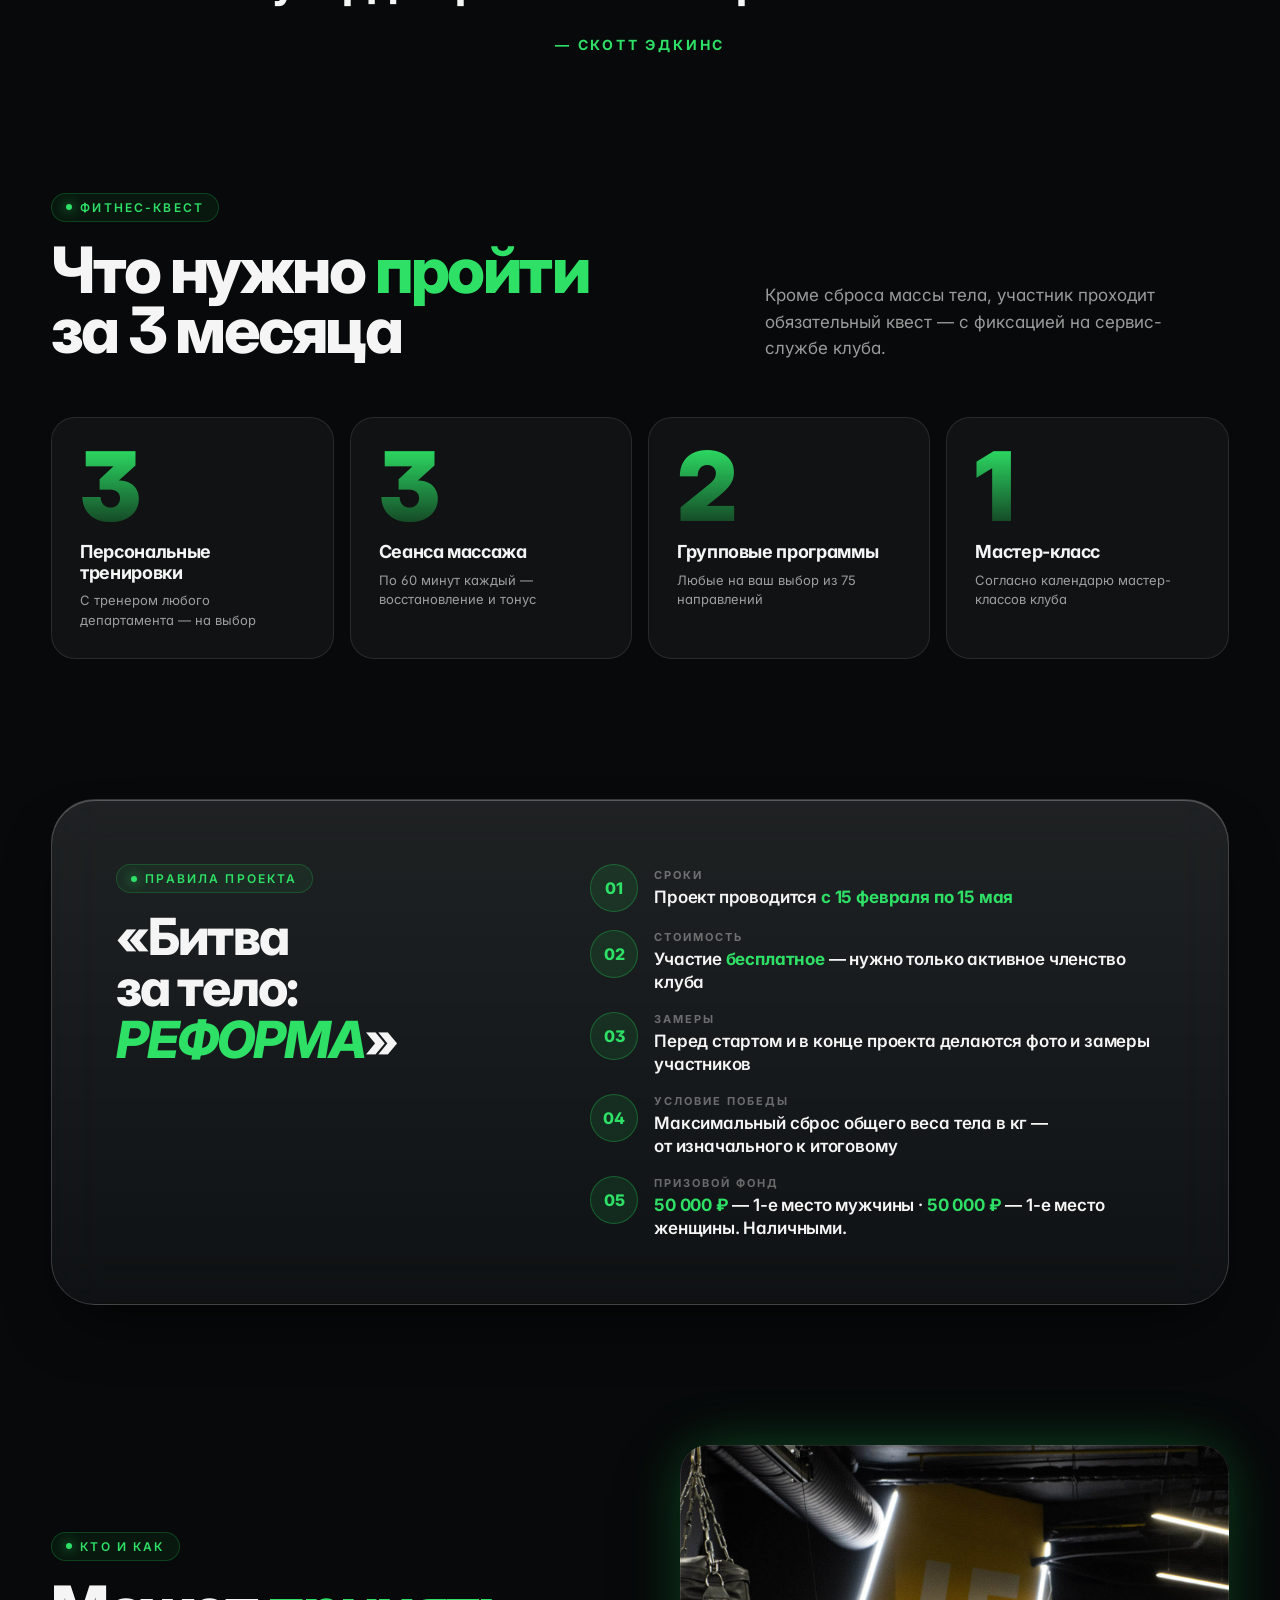
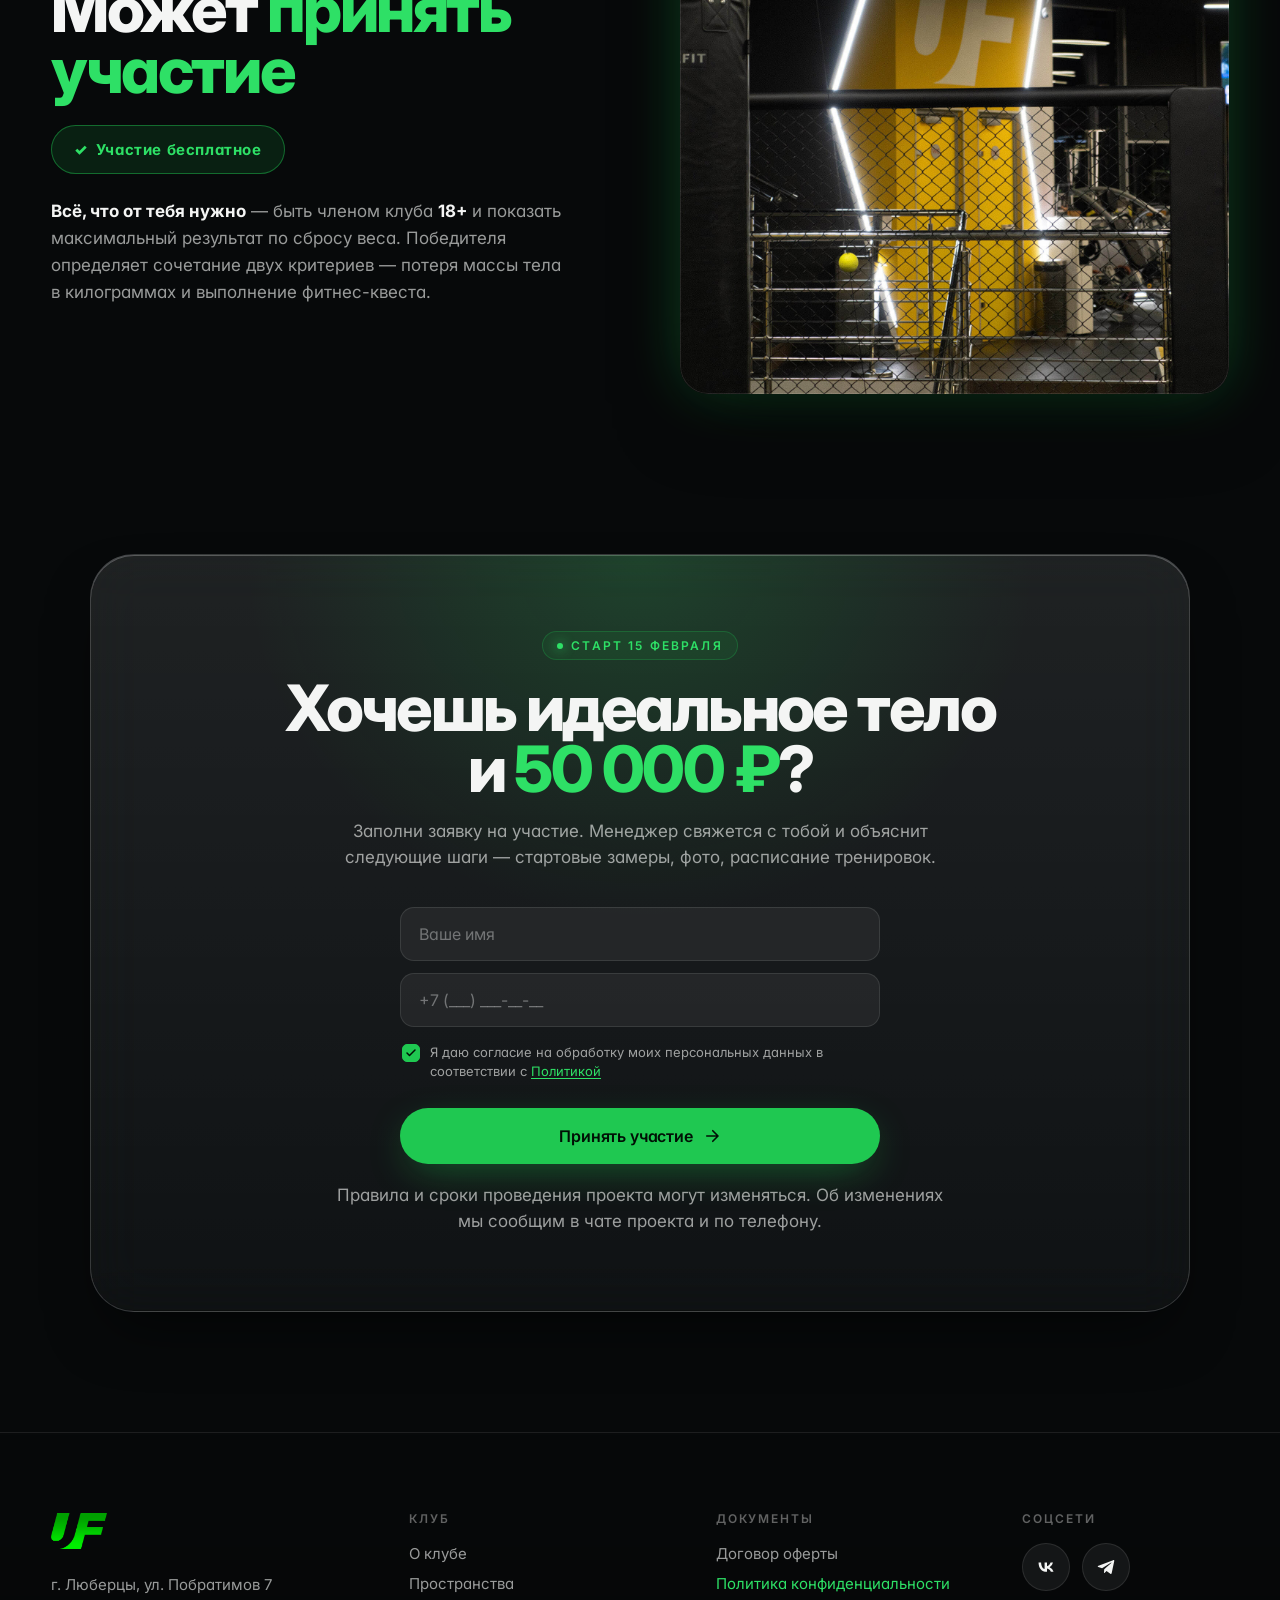
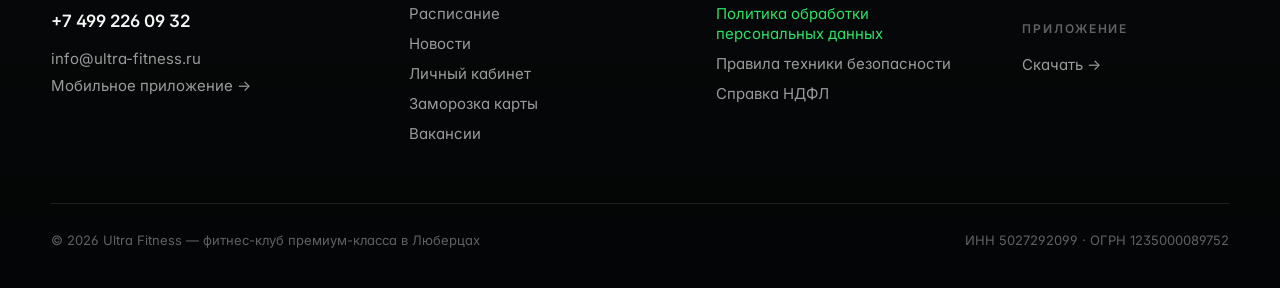
<file: reforma.html>
<!doctype html>
<html lang="ru">
<head>
  <meta charset="utf-8" />
  <meta name="viewport" content="width=device-width,initial-scale=1" />
  <title>REформа 2026 — Битва за тело — Ultra Fitness</title>
  <link rel="icon" type="image/png" href="assets/favicon.png" />
  <link rel="apple-touch-icon" href="assets/favicon.png" />
  <link rel="preconnect" href="https://fonts.googleapis.com" />
  <link rel="preconnect" href="https://fonts.gstatic.com" crossorigin />
  <link href="https://fonts.googleapis.com/css2?family=Inter:wght@400;500;600;700;800;900&display=swap" rel="stylesheet" />
  <link rel="stylesheet" href="styles.css" />
  <style>
    /* ===== HERO ===== */
    .ref-hero {
      position: relative;
      min-height: 92vh;
      padding: 160px var(--pad) 80px;
      overflow: hidden;
      display: flex;
      align-items: center;
    }
    .ref-hero::before {
      content: '';
      position: absolute;
      right: -15%;
      top: 10%;
      width: 70vw;
      max-width: 900px;
      aspect-ratio: 1;
      border-radius: 50%;
      background: radial-gradient(circle, rgba(31,200,81,0.25), transparent 65%);
      filter: blur(60px);
      pointer-events: none;
    }
    .ref-hero__inner {
      max-width: 1320px;
      margin: 0 auto;
      width: 100%;
      position: relative;
      z-index: 2;
    }
    .ref-hero__brow {
      display: inline-flex;
      align-items: center;
      gap: 10px;
      font-size: 13px;
      font-weight: 700;
      letter-spacing: 0.22em;
      text-transform: uppercase;
      color: var(--brand-bright);
      margin-bottom: 28px;
    }
    .ref-hero__brow::before {
      content: '';
      width: 8px; height: 8px;
      background: var(--brand-bright);
      border-radius: 999px;
      box-shadow: 0 0 14px var(--brand-bright);
      animation: pulse 2s infinite ease-in-out;
    }
    @keyframes pulse {
      0%, 100% { opacity: 1; transform: scale(1); }
      50% { opacity: 0.5; transform: scale(0.85); }
    }
    .ref-hero h1 {
      font-size: clamp(56px, 12vw, 224px);
      font-weight: 900;
      letter-spacing: -0.06em;
      line-height: 0.82;
    }
    .ref-hero h1 .re {
      color: var(--brand-bright);
      font-style: italic;
    }
    .ref-hero h1 .form {
      -webkit-text-stroke: 2px var(--brand-bright);
      color: transparent;
    }
    .ref-hero__sub {
      max-width: 60ch;
      margin-top: 36px;
      color: var(--text);
      font-size: clamp(18px, 1.5vw, 22px);
      line-height: 1.5;
      font-weight: 500;
    }
    .ref-hero__sub b { color: var(--brand-bright); font-weight: 700; }
    .ref-hero__cta {
      margin-top: 40px;
      display: flex;
      gap: 12px;
      flex-wrap: wrap;
    }

    /* ===== PRIZE BANNER ===== */
    .prize-banner {
      padding: 40px var(--pad) 80px;
    }
    .prize-banner__panel {
      max-width: 1320px;
      margin: 0 auto;
      padding: clamp(40px, 6vw, 72px);
      border-radius: var(--radius-xl);
      display: flex;
      align-items: center;
      gap: clamp(28px, 4vw, 64px);
      flex-wrap: wrap;
      position: relative;
      overflow: hidden;
    }
    .prize-banner__panel::before {
      content: '';
      position: absolute;
      inset: 0;
      background:
        radial-gradient(50% 60% at 0% 50%, rgba(31, 200, 81, 0.22), transparent 60%),
        radial-gradient(50% 60% at 100% 50%, rgba(31, 200, 81, 0.18), transparent 60%);
      pointer-events: none;
    }
    .prize-banner__amount {
      position: relative;
      font-size: clamp(56px, 8vw, 120px);
      font-weight: 900;
      letter-spacing: -0.05em;
      line-height: 0.9;
      background: linear-gradient(180deg, #fff, var(--brand-bright));
      -webkit-background-clip: text;
      background-clip: text;
      color: transparent;
      white-space: nowrap;
      flex: 0 0 auto;
    }
    .prize-banner__copy {
      position: relative;
      flex: 1 1 320px;
      min-width: 280px;
    }
    .prize-banner__copy .label {
      font-size: 12px;
      font-weight: 700;
      letter-spacing: 0.22em;
      text-transform: uppercase;
      color: var(--text-faint);
      margin-bottom: 10px;
    }
    .prize-banner__copy h3 {
      font-size: clamp(24px, 2.4vw, 36px);
      font-weight: 800;
      letter-spacing: -0.03em;
      line-height: 1.05;
    }
    .prize-banner__copy h3 em { color: var(--brand-bright); font-style: normal; }
    .prize-banner__copy p {
      margin-top: 12px;
      color: var(--text-dim);
      font-size: 16px;
      line-height: 1.55;
      max-width: 50ch;
    }
    @media (max-width: 980px) {
      .prize-banner__panel { text-align: center; justify-content: center; }
      .prize-banner__copy { flex-basis: 100%; }
      .prize-banner__copy p { margin-left: auto; margin-right: auto; }
    }

    /* ===== QUOTE ===== */
    .ref-quote {
      padding: 80px var(--pad) 80px;
      text-align: center;
    }
    .ref-quote__inner {
      max-width: 980px;
      margin: 0 auto;
    }
    .ref-quote blockquote {
      margin: 0;
      font-size: clamp(28px, 3.5vw, 52px);
      font-weight: 700;
      letter-spacing: -0.03em;
      line-height: 1.15;
      color: var(--text);
      text-wrap: balance;
    }
    .ref-quote blockquote::before { content: '«'; color: var(--brand-bright); margin-right: 4px; }
    .ref-quote blockquote::after { content: '»'; color: var(--brand-bright); margin-left: 4px; }
    .ref-quote cite {
      display: block;
      margin-top: 28px;
      font-style: normal;
      font-size: 14px;
      letter-spacing: 0.20em;
      text-transform: uppercase;
      color: var(--brand-bright);
      font-weight: 700;
    }
    .ref-quote cite::before { content: '— '; }

    /* ===== QUEST ===== */
    .quest {
      padding: 60px var(--pad) 80px;
    }
    .quest__inner {
      max-width: 1320px;
      margin: 0 auto;
    }
    .quest__head {
      max-width: 1320px;
      display: grid;
      grid-template-columns: 1.4fr 1fr;
      gap: 64px;
      align-items: end;
    }
    .quest__head h2 { max-width: 18ch; }
    .quest__lead { max-width: 38ch; }
    @media (max-width: 980px) {
      .quest__head { grid-template-columns: 1fr; gap: 24px; }
    }
    .quest h2 {
      font-size: clamp(36px, 5vw, 80px);
      font-weight: 800;
      letter-spacing: -0.04em;
      line-height: 0.95;
    }
    .quest h2 em { color: var(--brand-bright); font-style: normal; }
    .quest__lead {
      margin-top: 24px;
      max-width: 60ch;
      color: var(--text-dim);
      font-size: 17px;
      line-height: 1.55;
    }
    .quest__grid {
      margin-top: 56px;
      display: grid;
      grid-template-columns: repeat(4, 1fr);
      gap: 16px;
    }
    .quest-card {
      position: relative;
      padding: 28px;
      border-radius: 24px;
      background: rgba(255,255,255,0.04);
      border: 1px solid var(--border);
      overflow: hidden;
      transition: background 0.3s, border-color 0.3s, transform 0.3s;
    }
    .quest-card:hover {
      background: rgba(31,200,81,0.08);
      border-color: rgba(31,200,81,0.35);
      transform: translateY(-4px);
    }
    .quest-card__num {
      font-size: 96px;
      font-weight: 900;
      letter-spacing: -0.06em;
      line-height: 0.85;
      color: var(--brand-bright);
      background: linear-gradient(180deg, var(--brand-bright), rgba(31,200,81,0.25));
      -webkit-background-clip: text;
      background-clip: text;
      color: transparent;
    }
    .quest-card__name {
      margin-top: 14px;
      font-size: 18px;
      font-weight: 700;
      letter-spacing: -0.02em;
      line-height: 1.15;
    }
    .quest-card__sub {
      margin-top: 8px;
      color: var(--text-dim);
      font-size: 13px;
      line-height: 1.5;
    }
    @media (max-width: 880px) {
      .quest__grid { grid-template-columns: 1fr 1fr; }
    }

    /* ===== RULES ===== */
    .rules {
      padding: 60px var(--pad) 100px;
    }
    .rules__inner {
      max-width: 1320px;
      margin: 0 auto;
      padding: clamp(40px, 5vw, 64px);
      border-radius: var(--radius-xl);
      display: grid;
      grid-template-columns: 1fr 1.4fr;
      gap: 64px;
    }
    .rules h2 {
      font-size: clamp(32px, 4vw, 56px);
      font-weight: 800;
      letter-spacing: -0.04em;
      line-height: 1;
    }
    .rules__list {
      list-style: none;
      padding: 0;
      margin: 0;
      display: flex;
      flex-direction: column;
      gap: 18px;
    }
    .rules__list li {
      position: relative;
      padding: 0 0 0 64px;
      min-height: 48px;
      display: flex;
      flex-direction: column;
      justify-content: center;
    }
    .rules__list li .n {
      position: absolute;
      left: 0;
      top: 0;
      width: 48px;
      height: 48px;
      border-radius: 999px;
      background: rgba(31, 200, 81, 0.12);
      border: 1px solid rgba(31, 200, 81, 0.35);
      color: var(--brand-bright);
      font-weight: 800;
      letter-spacing: -0.02em;
      display: grid;
      place-items: center;
      font-size: 16px;
    }
    .rules__list .label {
      font-size: 11px;
      font-weight: 700;
      letter-spacing: 0.18em;
      text-transform: uppercase;
      color: var(--text-faint);
      margin-bottom: 4px;
    }
    .rules__list .value {
      font-size: 17px;
      font-weight: 600;
      color: var(--text);
      letter-spacing: -0.01em;
      line-height: 1.35;
    }
    .rules__list .value b { color: var(--brand-bright); }
    @media (max-width: 980px) {
      .rules__inner { grid-template-columns: 1fr; gap: 32px; }
    }

    /* ===== FAQ-LIKE who-can ===== */
    .who-can {
      padding: 40px var(--pad) 100px;
    }
    .who-can__inner {
      max-width: 1320px;
      margin: 0 auto;
      display: grid;
      grid-template-columns: 1fr 1fr;
      gap: 80px;
      align-items: center;
    }
    .who-can h2 {
      font-size: clamp(36px, 5vw, 72px);
      font-weight: 800;
      letter-spacing: -0.04em;
      line-height: 0.95;
    }
    .who-can h2 em { color: var(--brand-bright); font-style: normal; }
    .who-can__free {
      margin-top: 24px;
      display: inline-block;
      padding: 14px 22px;
      border-radius: 999px;
      background: rgba(31, 200, 81, 0.12);
      border: 1px solid rgba(31, 200, 81, 0.45);
      color: var(--brand-bright);
      font-weight: 700;
      letter-spacing: 0.04em;
      font-size: 15px;
    }
    .who-can__free::before {
      content: '✓';
      margin-right: 8px;
      font-weight: 900;
    }
    .who-can p { margin-top: 24px; color: var(--text-dim); font-size: 17px; line-height: 1.6; }
    .who-can p b { color: var(--text); font-weight: 700; }
    .who-can__photo {
      aspect-ratio: 1 / 1;
      border-radius: 28px;
      overflow: hidden;
      position: relative;
      box-shadow: 0 30px 80px -20px rgba(0,0,0,0.5), 0 0 60px -10px var(--brand-glow);
    }
    .who-can__photo img { width: 100%; height: 100%; object-fit: cover; }
    .who-can__photo::after {
      content: '';
      position: absolute; inset: 0;
      box-shadow: inset 0 0 0 1px rgba(255,255,255,0.10);
      border-radius: 28px;
    }
    @media (max-width: 980px) {
      .who-can__inner { grid-template-columns: 1fr; gap: 32px; }
    }

    /* ===== APPLY ===== */
    .apply {
      padding: 60px var(--pad) 120px;
    }
    .apply__panel {
      max-width: 1100px;
      margin: 0 auto;
      padding: clamp(40px, 6vw, 80px);
      border-radius: var(--radius-xl);
      text-align: center;
      position: relative;
      overflow: hidden;
    }
    .apply__panel::before {
      content: '';
      position: absolute;
      inset: 0;
      background: radial-gradient(60% 80% at 50% 0%, rgba(31, 200, 81, 0.20), transparent 60%);
      pointer-events: none;
    }
    .apply h2 {
      position: relative;
      font-size: clamp(36px, 5vw, 72px);
      font-weight: 800;
      letter-spacing: -0.04em;
      line-height: 0.95;
    }
    .apply h2 em { color: var(--brand-bright); font-style: normal; }
    .apply p { position: relative; color: var(--text-dim); font-size: 17px; margin-top: 18px; max-width: 56ch; margin-left: auto; margin-right: auto; line-height: 1.55; }
    .apply__form {
      position: relative;
      max-width: 480px;
      margin: 36px auto 0;
      text-align: left;
    }
    .apply__note {
      position: relative;
      font-size: 12px;
      color: var(--text-faint);
      margin-top: 24px;
      max-width: 50ch;
      margin-left: auto;
      margin-right: auto;
      line-height: 1.5;
    }
  </style>
</head>
<body>

<main>

  <!-- ===== HERO ===== -->
  <section class="ref-hero">
    <div class="ref-hero__inner">
      <div class="ref-hero__brow reveal">Битва за тело · 2026</div>
      <h1 class="reveal" data-delay="1"><span class="re">RE</span><span class="form">форма</span></h1>
      <p class="ref-hero__sub reveal" data-delay="2">
        Пришло время меняться — получи тело своей мечты и&nbsp;<b>50 000&nbsp;₽ наличными</b> за&nbsp;максимальный результат. Участие <b>бесплатное</b> для&nbsp;членов клуба.
      </p>
      <div class="ref-hero__cta reveal" data-delay="3">
        <a class="btn btn--primary" href="#apply">
          Принять участие
          <svg viewBox="0 0 24 24" fill="none" stroke="currentColor" stroke-width="2.2" stroke-linecap="round" stroke-linejoin="round"><path d="M5 12h14M13 5l7 7-7 7"/></svg>
        </a>
        <a class="btn btn--ghost" href="#rules">Условия проекта</a>
      </div>
    </div>
  </section>

  <!-- ===== PRIZE BANNER ===== -->
  <section class="prize-banner">
    <div class="prize-banner__panel glass reveal">
      <div class="prize-banner__amount">50 000&nbsp;₽ × 2</div>
      <div class="prize-banner__copy">
        <div class="label">Призовой фонд</div>
        <h3>Лучшему среди&nbsp;<em>мужчин</em> и&nbsp;лучшей среди&nbsp;<em>женщин</em></h3>
        <p>Мы не просто предлагаем похудеть&nbsp;— мы&nbsp;платим за&nbsp;результат. 50&nbsp;000&nbsp;₽ наличными для&nbsp;каждого победителя.</p>
      </div>
      <a class="btn btn--primary" href="#apply" style="white-space: nowrap; flex: 0 0 auto;">
        Участвовать
        <svg viewBox="0 0 24 24" fill="none" stroke="currentColor" stroke-width="2.2" stroke-linecap="round" stroke-linejoin="round"><path d="M5 12h14M13 5l7 7-7 7"/></svg>
      </a>
    </div>
  </section>

  <!-- ===== QUOTE ===== -->
  <section class="ref-quote">
    <div class="ref-quote__inner reveal">
      <blockquote>Ты можешь стать настолько хорош, насколько захочешь. Главное&nbsp;— усердно работать и&nbsp;верить в&nbsp;себя.</blockquote>
      <cite>Скотт Эдкинс</cite>
    </div>
  </section>

  <!-- ===== QUEST ===== -->
  <section class="quest">
    <div class="quest__inner">
      <div class="quest__head">
        <div>
          <div class="eyebrow reveal">Фитнес-квест</div>
          <h2 class="reveal" data-delay="1" style="margin-top:18px;">Что нужно <em>пройти</em><br/>за&nbsp;3&nbsp;месяца</h2>
        </div>
        <p class="quest__lead reveal" data-delay="2">Кроме сброса массы тела, участник проходит обязательный квест&nbsp;— с&nbsp;фиксацией на&nbsp;сервис-службе клуба.</p>
      </div>
      <div class="quest__grid">
        <div class="quest-card reveal">
          <div class="quest-card__num">3</div>
          <div class="quest-card__name">Персональные тренировки</div>
          <div class="quest-card__sub">С тренером любого департамента — на&nbsp;выбор</div>
        </div>
        <div class="quest-card reveal" data-delay="1">
          <div class="quest-card__num">3</div>
          <div class="quest-card__name">Сеанса массажа</div>
          <div class="quest-card__sub">По&nbsp;60&nbsp;минут каждый&nbsp;— восстановление и&nbsp;тонус</div>
        </div>
        <div class="quest-card reveal" data-delay="2">
          <div class="quest-card__num">2</div>
          <div class="quest-card__name">Групповые программы</div>
          <div class="quest-card__sub">Любые на&nbsp;ваш выбор из&nbsp;75 направлений</div>
        </div>
        <div class="quest-card reveal" data-delay="3">
          <div class="quest-card__num">1</div>
          <div class="quest-card__name">Мастер-класс</div>
          <div class="quest-card__sub">Согласно календарю мастер-классов клуба</div>
        </div>
      </div>
    </div>
  </section>

  <!-- ===== RULES ===== -->
  <section class="rules" id="rules">
    <div class="rules__inner glass reveal">
      <div>
        <div class="eyebrow">Правила проекта</div>
        <h2 style="margin-top:18px;">«Битва<br/>за&nbsp;тело: <em style="color:var(--brand-bright);font-style:italic;">РЕФОРМА</em>»</h2>
      </div>
      <ul class="rules__list">
        <li>
          <span class="n">01</span>
          <div>
            <div class="label">Сроки</div>
            <div class="value">Проект проводится <b>с&nbsp;15 февраля по&nbsp;15 мая</b></div>
          </div>
        </li>
        <li>
          <span class="n">02</span>
          <div>
            <div class="label">Стоимость</div>
            <div class="value">Участие <b>бесплатное</b> — нужно только активное членство клуба</div>
          </div>
        </li>
        <li>
          <span class="n">03</span>
          <div>
            <div class="label">Замеры</div>
            <div class="value">Перед стартом и&nbsp;в&nbsp;конце проекта делаются фото и&nbsp;замеры участников</div>
          </div>
        </li>
        <li>
          <span class="n">04</span>
          <div>
            <div class="label">Условие победы</div>
            <div class="value">Максимальный сброс общего веса тела в&nbsp;кг&nbsp;— от&nbsp;изначального к&nbsp;итоговому</div>
          </div>
        </li>
        <li>
          <span class="n">05</span>
          <div>
            <div class="label">Призовой фонд</div>
            <div class="value"><b>50 000&nbsp;₽</b> — 1-е место мужчины · <b>50 000&nbsp;₽</b> — 1-е место женщины. Наличными.</div>
          </div>
        </li>
      </ul>
    </div>
  </section>

  <!-- ===== WHO CAN ===== -->
  <section class="who-can">
    <div class="who-can__inner">
      <div class="reveal">
        <div class="eyebrow">Кто и как</div>
        <h2 style="margin-top:18px;">Может&nbsp;<em>принять<br/>участие</em></h2>
        <div class="who-can__free">Участие бесплатное</div>
        <p>
          <b>Всё, что от&nbsp;тебя нужно</b> — быть членом клуба <b>18+</b> и&nbsp;показать максимальный результат по&nbsp;сбросу веса. Победителя определяет сочетание двух критериев&nbsp;— потеря массы тела в&nbsp;килограммах и&nbsp;выполнение фитнес-квеста.
        </p>
      </div>
      <div class="who-can__photo reveal" data-delay="1">
        <img src="assets/club-2.jpeg" alt="Бойцовский зал Ultra Fitness" />
      </div>
    </div>
  </section>

  <!-- ===== APPLY ===== -->
  <section class="apply" id="apply">
    <div class="apply__panel glass reveal">
      <div class="eyebrow" style="position:relative;">Старт 15 февраля</div>
      <h2 style="margin-top:18px;">Хочешь идеальное тело<br/>и&nbsp;<em>50&nbsp;000&nbsp;₽</em>?</h2>
      <p>Заполни заявку на&nbsp;участие. Менеджер свяжется с&nbsp;тобой и&nbsp;объяснит следующие шаги — стартовые замеры, фото, расписание тренировок.</p>

      <form class="uf-form apply__form" id="applyForm" novalidate>
        <div class="uf-field">
          <input type="text" name="name" placeholder="Ваше имя" required autocomplete="name" />
        </div>
        <div class="uf-field">
          <input type="tel" name="phone" placeholder="+7 (___) ___-__-__" required autocomplete="tel" data-phone-mask />
        </div>
        <label class="uf-consent">
          <input type="checkbox" name="consent" checked required />
          <span class="check"><svg viewBox="0 0 24 24" fill="none" stroke-linecap="round" stroke-linejoin="round"><polyline points="20 6 9 17 4 12"/></svg></span>
          <span>Я даю согласие на обработку моих персональных данных в соответствии с <a href="#">Политикой</a></span>
        </label>
        <button type="submit" class="btn btn--primary">
          Принять участие
          <svg viewBox="0 0 24 24" fill="none" stroke="currentColor" stroke-width="2.2" stroke-linecap="round" stroke-linejoin="round"><path d="M5 12h14M13 5l7 7-7 7"/></svg>
        </button>
      </form>

      <p class="apply__note">Правила и сроки проведения проекта могут изменяться. Об изменениях мы сообщим в&nbsp;чате проекта и&nbsp;по&nbsp;телефону.</p>
    </div>
  </section>

</main>

<script src="site.js"></script>
<script>
  document.getElementById('applyForm')?.addEventListener('submit', function (e) {
    e.preventDefault();
    const f = e.target;
    if (!f.name.value.trim() || f.phone.value.replace(/\D/g, '').length < 11 || !f.consent.checked) return;
    f.innerHTML = `
      <div class="uf-thanks" style="display:block; padding: 6px 0;">
        <div class="uf-thanks__icon"><svg viewBox="0 0 24 24" fill="none" stroke-linecap="round" stroke-linejoin="round" stroke="currentColor" stroke-width="2.5"><polyline points="20 6 9 17 4 12"/></svg></div>
        <h3 class="uf-modal__title" style="font-size:22px;">Заявка принята</h3>
        <p class="uf-modal__sub" style="margin: 8px 0 0;">Менеджер свяжется в ближайшее время</p>
      </div>`;
  });
</script>
</body>
</html>
</file>
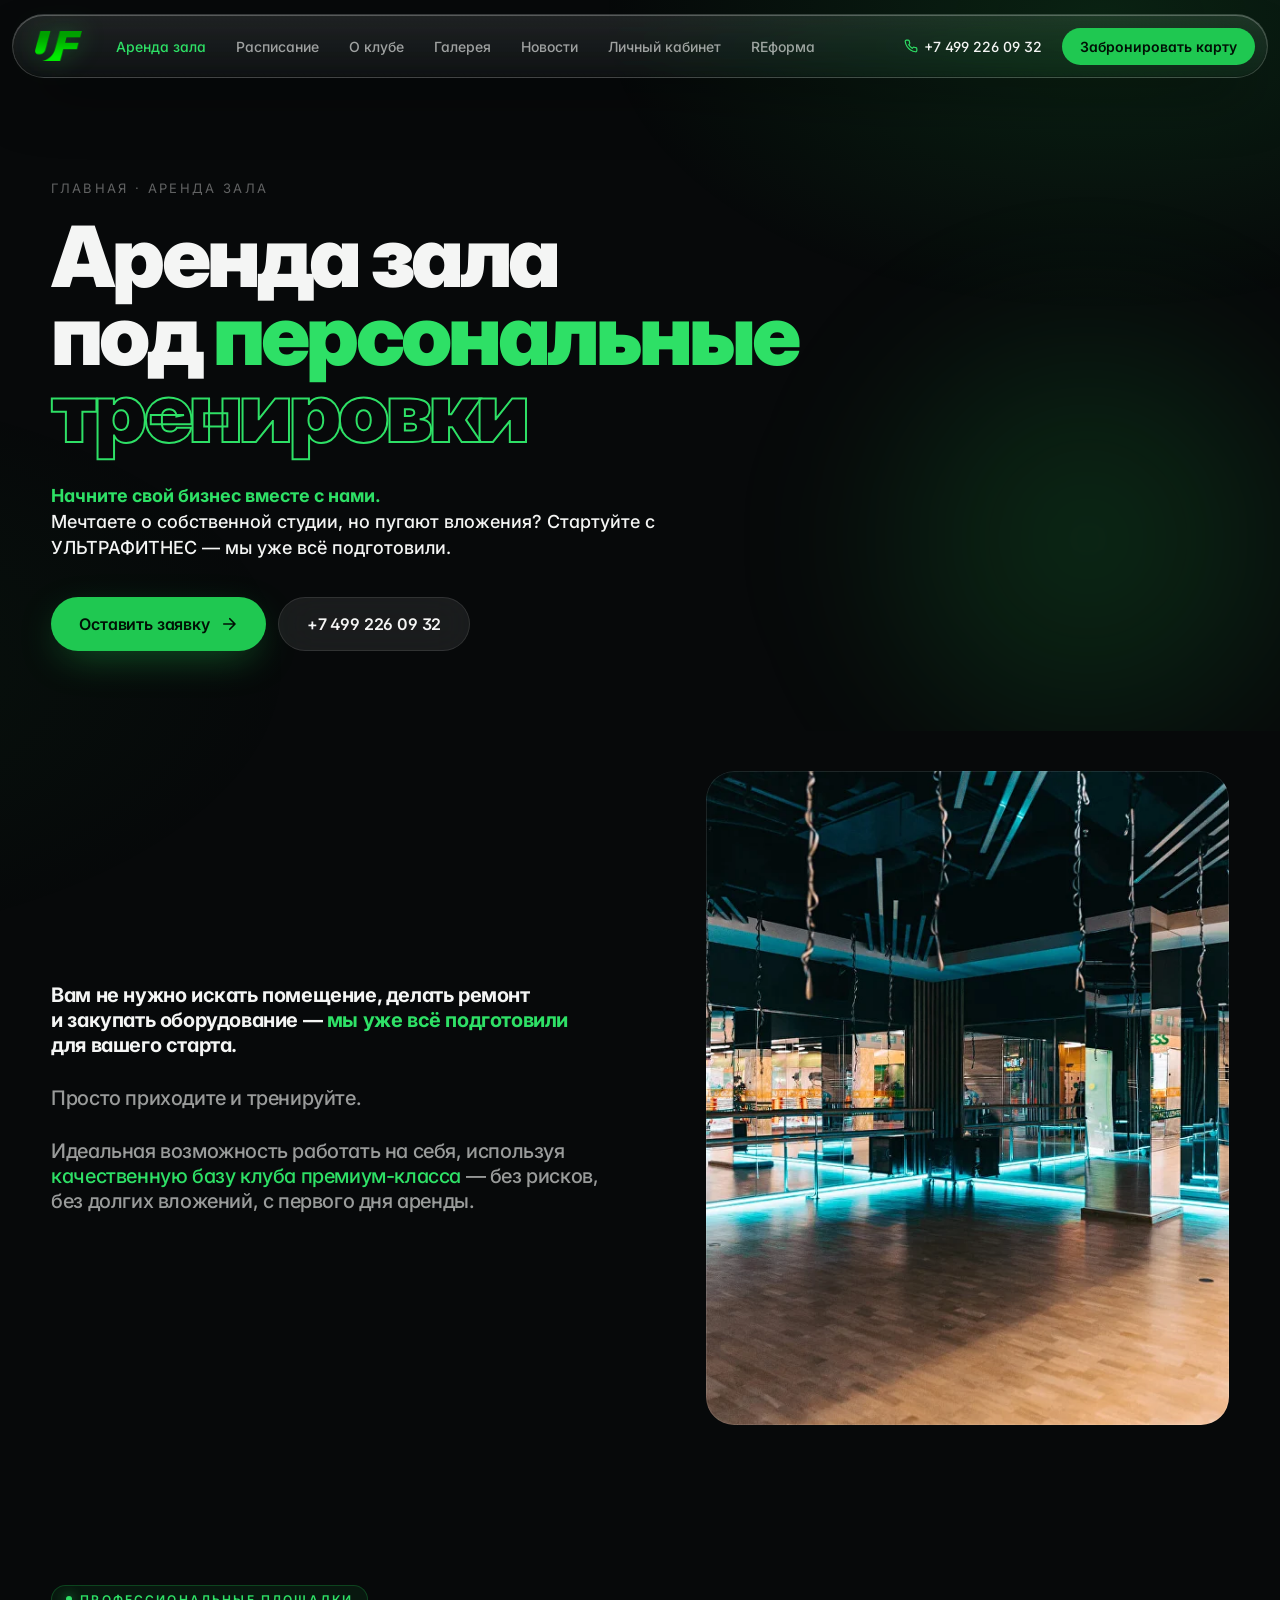
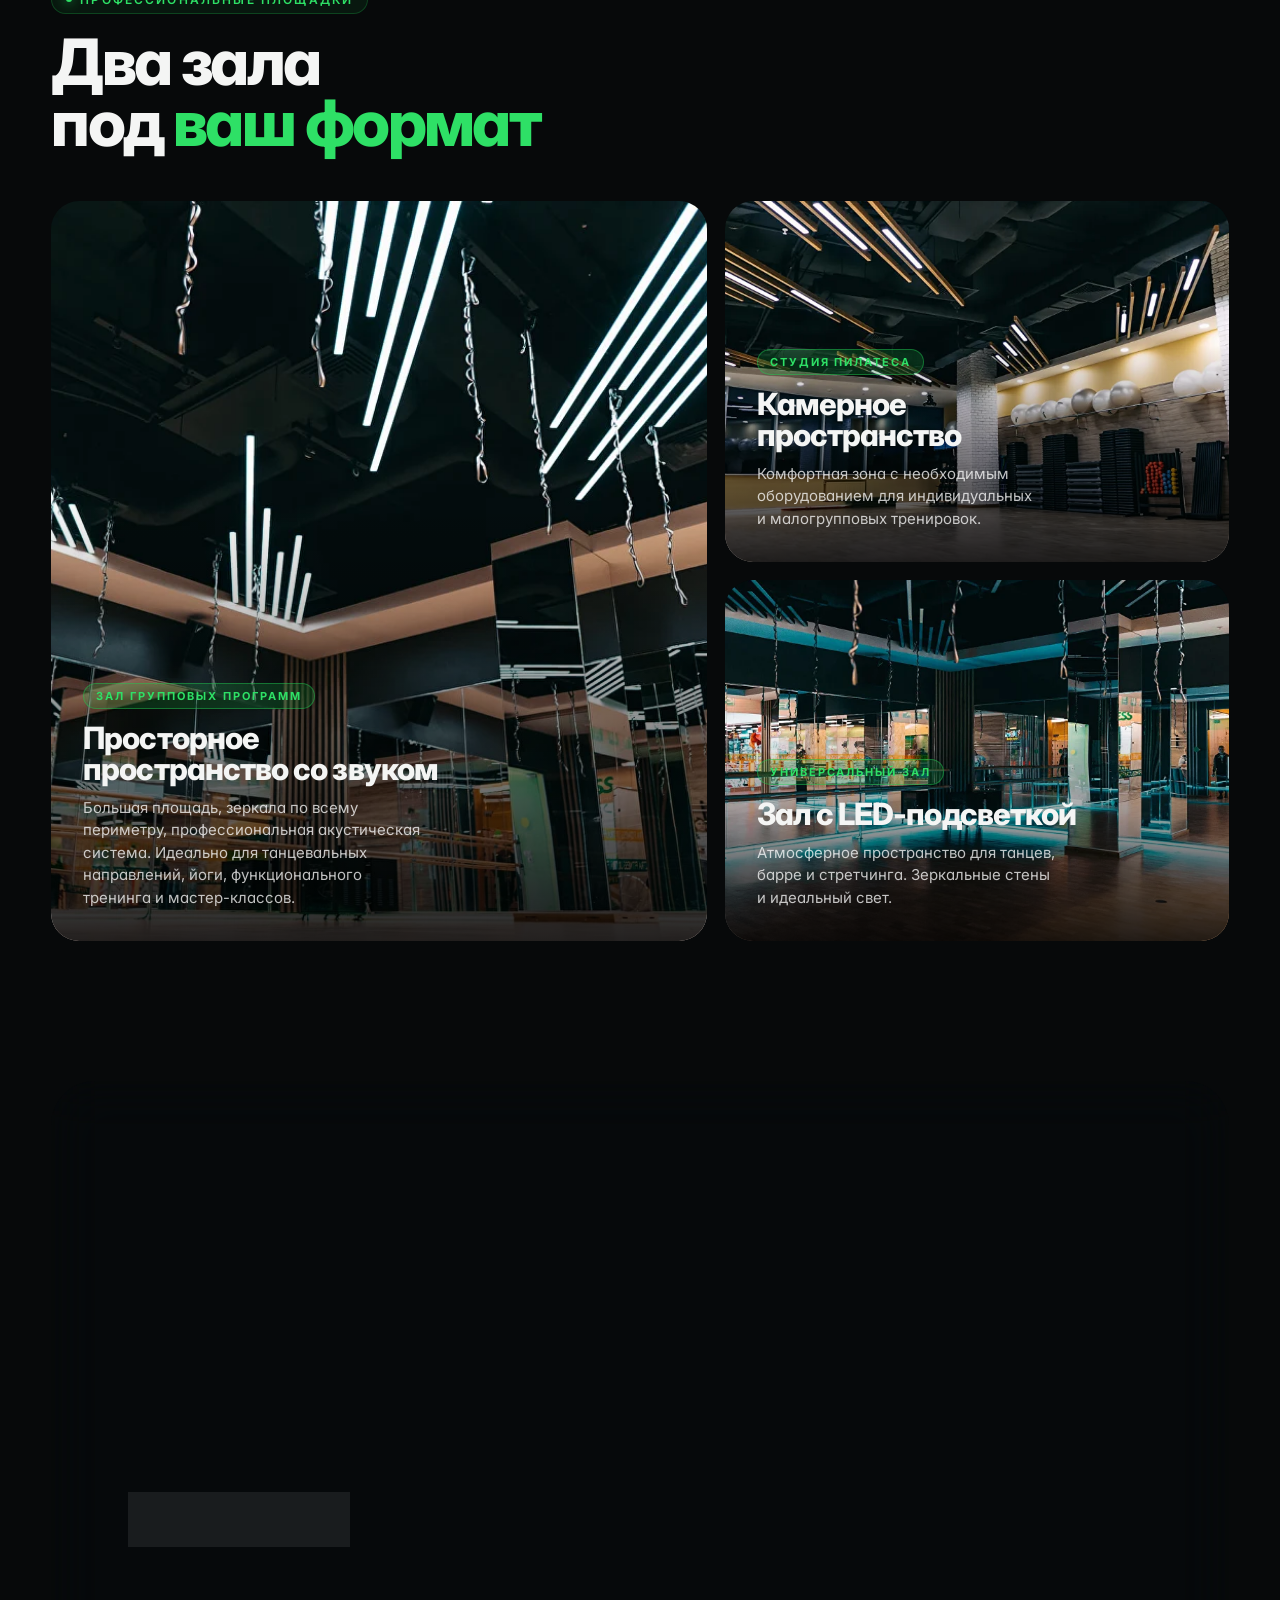
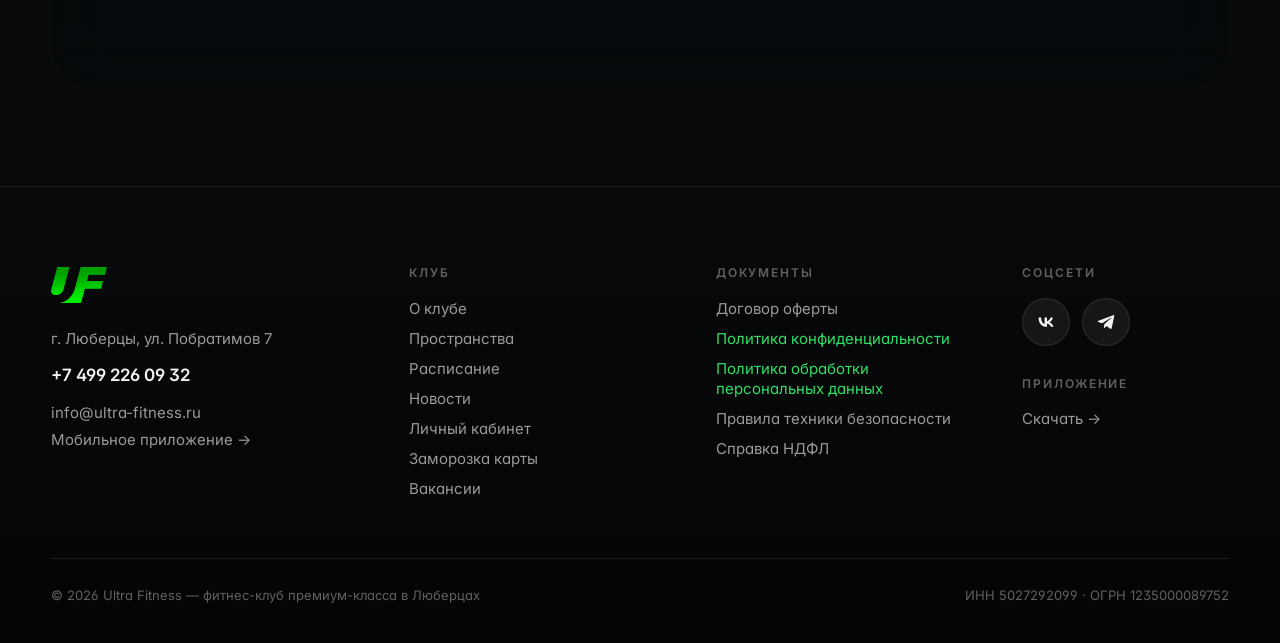
<file: rental.html>
<!doctype html>
<html lang="ru">
<head>
  <meta charset="utf-8" />
  <meta name="viewport" content="width=device-width,initial-scale=1" />
  <title>Аренда зала — Ultra Fitness</title>
  <link rel="icon" type="image/png" href="assets/favicon.png" />
  <link rel="apple-touch-icon" href="assets/favicon.png" />
  <link rel="preconnect" href="https://fonts.googleapis.com" />
  <link rel="preconnect" href="https://fonts.gstatic.com" crossorigin />
  <link href="https://fonts.googleapis.com/css2?family=Inter:wght@400;500;600;700;800;900&display=swap" rel="stylesheet" />
  <link rel="stylesheet" href="styles.css" />
  <style>
    /* ===== RENTAL HERO ===== */
    .rental-hero {
      padding: 180px var(--pad) 80px;
      position: relative;
      overflow: hidden;
    }
    .rental-hero__inner {
      max-width: 1320px;
      margin: 0 auto;
      position: relative;
      z-index: 2;
    }
    .rental-hero__eyebrow {
      color: var(--text-faint);
      font-size: 13px;
      text-transform: uppercase;
      letter-spacing: 0.18em;
      margin-bottom: 22px;
    }
    .rental-hero h1 {
      font-size: clamp(40px, 6.6vw, 108px);
      font-weight: 900;
      letter-spacing: -0.045em;
      line-height: 0.92;
      max-width: 18ch;
    }
    .rental-hero h1 em {
      color: var(--brand-bright);
      font-style: normal;
    }
    .rental-hero h1 .stroke {
      -webkit-text-stroke: 2px var(--brand-bright);
      color: transparent;
    }
    .rental-hero__lead {
      margin-top: 32px;
      max-width: 60ch;
      font-size: clamp(18px, 1.4vw, 22px);
      color: var(--text);
      line-height: 1.45;
      font-weight: 500;
    }
    .rental-hero__lead b {
      color: var(--brand-bright);
      font-weight: 700;
    }
    .rental-hero__bg {
      position: absolute;
      right: -10%;
      top: 30%;
      width: 50vw;
      max-width: 700px;
      aspect-ratio: 1;
      border-radius: 50%;
      background: radial-gradient(circle, rgba(31,200,81,0.18), transparent 65%);
      filter: blur(50px);
      pointer-events: none;
      z-index: 1;
    }

    /* ===== VALUE STORY ===== */
    .rental-story {
      padding: 40px var(--pad) 100px;
      position: relative;
    }
    .rental-story__inner {
      max-width: 1320px;
      margin: 0 auto;
      display: grid;
      grid-template-columns: 1.1fr 1fr;
      gap: 80px;
      align-items: center;
    }
    .rental-story__inner > div:first-child {
      display: flex;
      flex-direction: column;
      gap: 28px;
    }
    .story-line {
      font-size: clamp(20px, 1.5vw, 24px);
      font-weight: 700;
      letter-spacing: -0.02em;
      line-height: 1.25;
    }
    .story-line.muted { color: var(--text-dim); font-weight: 500; }
    .story-line .green { color: var(--brand-bright); }
    .story-photo {
      aspect-ratio: 4 / 5;
      border-radius: 28px;
      overflow: hidden;
      position: relative;
    }
    .story-photo img {
      width: 100%;
      height: 100%;
      object-fit: cover;
    }
    .story-photo::after {
      content: '';
      position: absolute;
      inset: 0;
      box-shadow: inset 0 0 0 1px rgba(255,255,255,0.10);
      border-radius: 28px;
      pointer-events: none;
    }
    @media (max-width: 980px) {
      .rental-story__inner { grid-template-columns: 1fr; gap: 40px; }
      .story-photo { aspect-ratio: 16 / 11; }
    }

    /* ===== HALLS ===== */
    .halls-section {
      padding: 60px var(--pad) 100px;
    }
    .halls-section__head {
      max-width: 1320px;
      margin: 0 auto 48px;
      display: flex;
      align-items: flex-end;
      justify-content: space-between;
      gap: 40px;
      flex-wrap: wrap;
    }
    .halls-section h2 {
      font-size: clamp(36px, 5vw, 72px);
      font-weight: 800;
      letter-spacing: -0.04em;
      line-height: 0.95;
    }
    .halls-section h2 em { color: var(--brand-bright); font-style: normal; }
    .halls-grid {
      max-width: 1320px;
      margin: 0 auto;
      display: grid;
      grid-template-columns: 1.3fr 1fr;
      grid-template-rows: auto auto;
      gap: 18px;
    }
    .hall-card {
      position: relative;
      border-radius: 28px;
      overflow: hidden;
      min-height: 360px;
      cursor: pointer;
    }
    .hall-card img {
      position: absolute;
      inset: 0;
      width: 100%;
      height: 100%;
      object-fit: cover;
      transition: transform 0.9s cubic-bezier(0.22, 1, 0.36, 1);
    }
    .hall-card::after {
      content: '';
      position: absolute;
      inset: 0;
      background: linear-gradient(180deg, transparent 40%, rgba(0,0,0,0.85));
      pointer-events: none;
    }
    .hall-card:hover img { transform: scale(1.05); }
    .hall-card__body {
      position: absolute;
      left: 0; right: 0; bottom: 0;
      padding: 32px;
      z-index: 2;
    }
    .hall-card__tag {
      display: inline-block;
      padding: 5px 12px;
      border-radius: 999px;
      background: rgba(31, 200, 81, 0.18);
      border: 1px solid rgba(31, 200, 81, 0.45);
      color: var(--brand-bright);
      font-size: 11px;
      font-weight: 700;
      letter-spacing: 0.18em;
      text-transform: uppercase;
      margin-bottom: 14px;
    }
    .hall-card__name {
      font-size: clamp(24px, 2.4vw, 36px);
      font-weight: 800;
      letter-spacing: -0.03em;
      line-height: 1;
    }
    .hall-card__desc {
      margin-top: 12px;
      color: rgba(255,255,255,0.75);
      font-size: 15px;
      max-width: 38ch;
      line-height: 1.5;
    }
    .hall-card.featured {
      grid-row: 1 / span 2;
      min-height: 740px;
    }
    @media (max-width: 980px) {
      .halls-grid { grid-template-columns: 1fr; }
      .hall-card.featured { grid-row: auto; min-height: 420px; }
      .hall-card { min-height: 320px; }
    }

    /* ===== INVITATION ===== */
    .invitation {
      padding: 40px var(--pad) 100px;
    }
    .invitation__panel {
      max-width: 1320px;
      margin: 0 auto;
      padding: clamp(40px, 6vw, 80px);
      border-radius: var(--radius-xl);
      display: grid;
      grid-template-columns: 1.2fr 1fr;
      gap: 64px;
      align-items: center;
      position: relative;
      overflow: hidden;
    }
    .invitation__panel::before {
      content: '';
      position: absolute;
      inset: 0;
      background: radial-gradient(60% 60% at 100% 0%, rgba(31,200,81,0.15), transparent 60%);
      pointer-events: none;
    }
    .invitation h2 {
      position: relative;
      font-size: clamp(32px, 4vw, 56px);
      font-weight: 800;
      letter-spacing: -0.035em;
      line-height: 1;
    }
    .invitation h2 em { color: var(--brand-bright); font-style: normal; }
    .invitation p { position: relative; color: var(--text-dim); margin-top: 18px; font-size: 17px; line-height: 1.55; }
    .invitation__form {
      position: relative;
      padding: 32px;
      border-radius: 24px;
    }
    .invitation__form h4 {
      font-size: 18px;
      font-weight: 700;
      margin-bottom: 4px;
    }
    .invitation__form p.small {
      font-size: 13px;
      color: var(--text-faint);
      margin: 0 0 18px;
    }
    @media (max-width: 980px) {
      .invitation__panel { grid-template-columns: 1fr; gap: 32px; }
    }
  </style>
</head>
<body>

<main>

  <!-- ===== HERO ===== -->
  <section class="rental-hero">
    <div class="rental-hero__bg"></div>
    <div class="rental-hero__inner">
      <div class="rental-hero__eyebrow reveal">Главная · Аренда зала</div>
      <h1 class="reveal" data-delay="1">
        Аренда зала<br/>
        под <em>персональные</em><br/>
        <span class="stroke">тренировки</span>
      </h1>
      <p class="rental-hero__lead reveal" data-delay="2">
        <b>Начните свой бизнес вместе с нами.</b><br/>
        Мечтаете о собственной студии, но пугают вложения? Стартуйте с УЛЬТРАФИТНЕС&nbsp;— мы уже всё подготовили.
      </p>
      <div class="reveal" data-delay="3" style="margin-top: 36px; display: flex; gap: 12px; flex-wrap: wrap;">
        <a class="btn btn--primary" href="#invitation">
          Оставить заявку
          <svg viewBox="0 0 24 24" fill="none" stroke="currentColor" stroke-width="2.2" stroke-linecap="round" stroke-linejoin="round"><path d="M5 12h14M13 5l7 7-7 7"/></svg>
        </a>
        <a class="btn btn--ghost" href="tel:+74992260932">+7 499 226 09 32</a>
      </div>
    </div>
  </section>

  <!-- ===== STORY ===== -->
  <section class="rental-story">
    <div class="rental-story__inner">
      <div>
        <p class="story-line reveal">
          Вам не нужно искать помещение, делать&nbsp;ремонт и&nbsp;закупать оборудование&nbsp;— <span class="green">мы уже всё подготовили</span> для&nbsp;вашего старта.
        </p>
        <p class="story-line muted reveal" data-delay="1">
          Просто приходите и&nbsp;тренируйте.
        </p>
        <p class="story-line muted reveal" data-delay="2">
          Идеальная возможность работать на&nbsp;себя, используя <span class="green">качественную базу клуба премиум-класса</span> — без рисков, без долгих вложений, с&nbsp;первого дня&nbsp;аренды.
        </p>
      </div>
      <div class="story-photo reveal" data-delay="1">
        <img src="assets/hall-1.webp" alt="Зал для аренды" />
      </div>
    </div>
  </section>

  <!-- ===== HALLS ===== -->
  <section class="halls-section">
    <div class="halls-section__head">
      <div class="reveal">
        <div class="eyebrow">Профессиональные площадки</div>
        <h2 style="margin-top:18px;">Два зала<br/>под <em>ваш формат</em></h2>
      </div>
    </div>

    <div class="halls-grid">
      <article class="hall-card featured reveal">
        <img src="assets/hall-2.webp" alt="Зал групповых программ" />
        <div class="hall-card__body">
          <div class="hall-card__tag">Зал групповых программ</div>
          <h3 class="hall-card__name">Просторное<br/>пространство со&nbsp;звуком</h3>
          <p class="hall-card__desc">Большая площадь, зеркала по&nbsp;всему периметру, профессиональная акустическая система. Идеально для&nbsp;танцевальных направлений, йоги, функционального тренинга и&nbsp;мастер-классов.</p>
        </div>
      </article>

      <article class="hall-card reveal" data-delay="1">
        <img src="assets/hall-3.webp" alt="Студия пилатеса" />
        <div class="hall-card__body">
          <div class="hall-card__tag">Студия пилатеса</div>
          <h3 class="hall-card__name">Камерное<br/>пространство</h3>
          <p class="hall-card__desc">Комфортная зона с&nbsp;необходимым оборудованием для&nbsp;индивидуальных и&nbsp;малогрупповых тренировок.</p>
        </div>
      </article>

      <article class="hall-card reveal" data-delay="2">
        <img src="assets/hall-1.webp" alt="Зал с зеркалами" />
        <div class="hall-card__body">
          <div class="hall-card__tag">Универсальный зал</div>
          <h3 class="hall-card__name">Зал с&nbsp;LED-подсветкой</h3>
          <p class="hall-card__desc">Атмосферное пространство для&nbsp;танцев, барре и&nbsp;стретчинга. Зеркальные стены и&nbsp;идеальный свет.</p>
        </div>
      </article>
    </div>
  </section>

  <!-- ===== INVITATION + FORM ===== -->
  <section class="invitation" id="invitation">
    <div class="invitation__panel glass reveal">
      <div>
        <div class="eyebrow">Интересно?</div>
        <h2 style="margin-top:18px;">Арендовать зал<br/>для&nbsp;<em>тренировок</em></h2>
        <p>Оставьте заявку, и&nbsp;мы&nbsp;свяжемся с&nbsp;вами в&nbsp;ближайшее время для&nbsp;уточнения деталей. Все подробности и&nbsp;условия аренды также можно узнать в&nbsp;сервис-службе клуба.</p>
        <div style="margin-top: 24px; display: flex; gap: 12px; flex-wrap: wrap; position: relative;">
          <a class="btn btn--ghost" href="tel:+74992260932">
            <svg viewBox="0 0 24 24" fill="none" stroke="currentColor" stroke-width="2" stroke-linecap="round" stroke-linejoin="round"><path d="M22 16.92v3a2 2 0 0 1-2.18 2 19.79 19.79 0 0 1-8.63-3.07 19.5 19.5 0 0 1-6-6 19.79 19.79 0 0 1-3.07-8.67A2 2 0 0 1 4.11 2h3a2 2 0 0 1 2 1.72 12.84 12.84 0 0 0 .7 2.81 2 2 0 0 1-.45 2.11L8.09 9.91a16 16 0 0 0 6 6l1.27-1.27a2 2 0 0 1 2.11-.45 12.84 12.84 0 0 0 2.81.7A2 2 0 0 1 22 16.92z"/></svg>
            +7 499 226 09 32
          </a>
        </div>
      </div>
      <div class="invitation__form glass-strong">
        <h4>Заявка на аренду</h4>
        <p class="small">Свяжемся в течение 15 минут</p>
        <form class="uf-form" id="rentalForm" novalidate>
          <div class="uf-field">
            <input type="text" name="name" placeholder="Ваше имя" required autocomplete="name" />
          </div>
          <div class="uf-field">
            <input type="tel" name="phone" placeholder="+7 (___) ___-__-__" required autocomplete="tel" data-phone-mask />
          </div>
          <div class="uf-field">
            <input type="text" name="format" placeholder="Какой зал интересует?" />
          </div>
          <label class="uf-consent">
            <input type="checkbox" name="consent" checked required />
            <span class="check"><svg viewBox="0 0 24 24" fill="none" stroke-linecap="round" stroke-linejoin="round"><polyline points="20 6 9 17 4 12"/></svg></span>
            <span>Я даю согласие на обработку моих персональных данных в соответствии с <a href="#">Политикой</a></span>
          </label>
          <button type="submit" class="btn btn--primary">
            Отправить заявку
            <svg viewBox="0 0 24 24" fill="none" stroke="currentColor" stroke-width="2.2" stroke-linecap="round" stroke-linejoin="round"><path d="M5 12h14M13 5l7 7-7 7"/></svg>
          </button>
        </form>
      </div>
    </div>
  </section>

</main>

<script src="site.js"></script>
<script>
  document.getElementById('rentalForm')?.addEventListener('submit', function (e) {
    e.preventDefault();
    const f = e.target;
    if (!f.name.value.trim() || f.phone.value.replace(/\D/g, '').length < 11 || !f.consent.checked) return;
    f.innerHTML = `
      <div class="uf-thanks" style="display:block; padding: 6px 0;">
        <div class="uf-thanks__icon"><svg viewBox="0 0 24 24" fill="none" stroke-linecap="round" stroke-linejoin="round" stroke="currentColor" stroke-width="2.5"><polyline points="20 6 9 17 4 12"/></svg></div>
        <h3 class="uf-modal__title" style="font-size:22px;">Заявка принята</h3>
        <p class="uf-modal__sub" style="margin: 8px 0 0;">Свяжемся в ближайшее время</p>
      </div>`;
  });
</script>
</body>
</html>
</file>
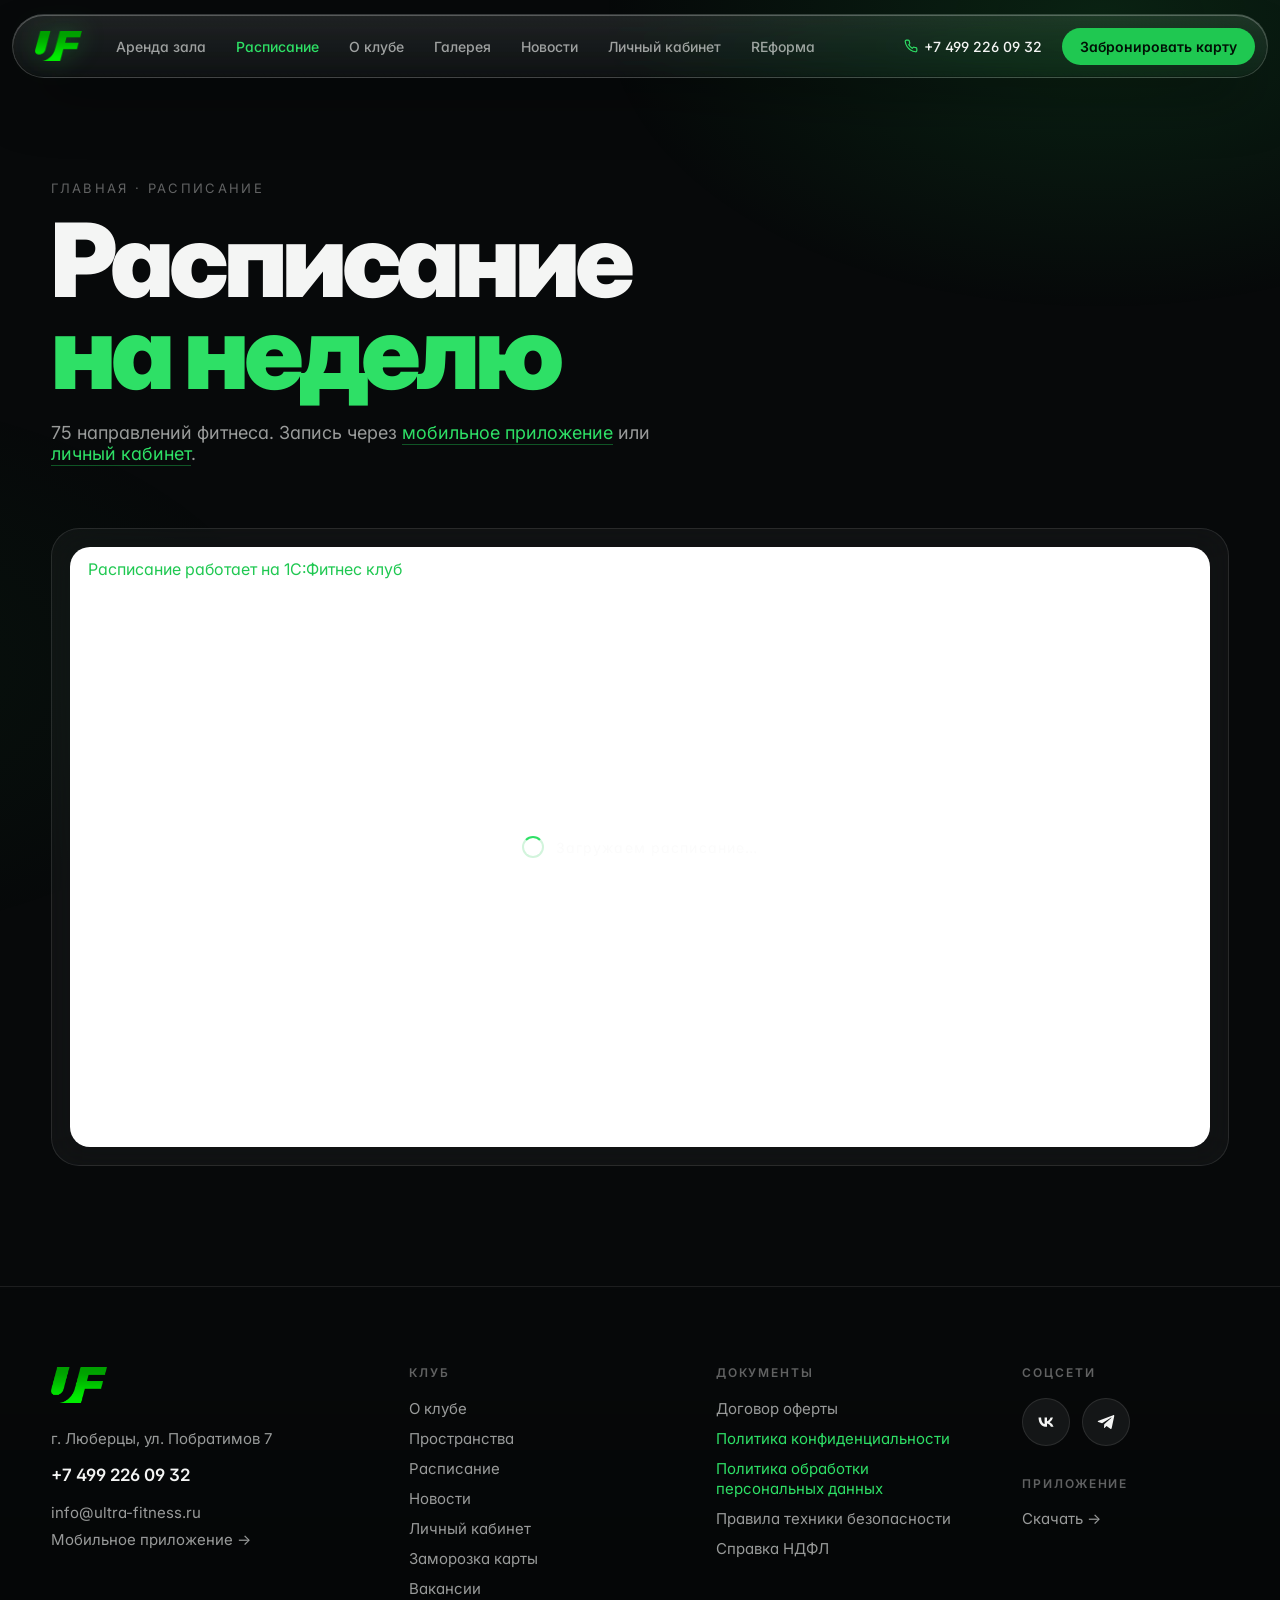
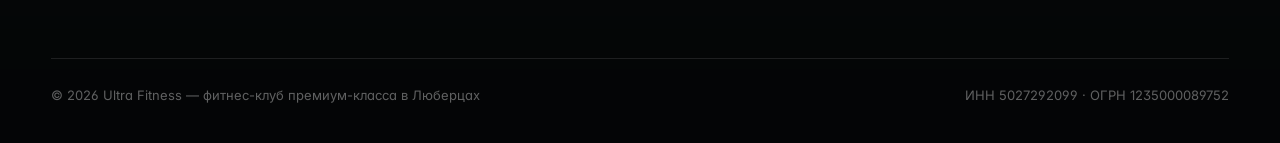
<file: schedule.html>
<!doctype html>
<html lang="ru">
<head>
  <meta charset="utf-8" />
  <meta name="viewport" content="width=device-width,initial-scale=1" />
  <title>Расписание — Ultra Fitness</title>
  <link rel="icon" type="image/png" href="assets/favicon.png" />
  <link rel="apple-touch-icon" href="assets/favicon.png" />
  <link rel="preconnect" href="https://fonts.googleapis.com" />
  <link rel="preconnect" href="https://fonts.gstatic.com" crossorigin />
  <link href="https://fonts.googleapis.com/css2?family=Inter:wght@400;500;600;700;800;900&display=swap" rel="stylesheet" />
  <link rel="stylesheet" href="styles.css" />
  <style>
    .sched-hero {
      padding: 180px var(--pad) 40px;
    }
    .sched-hero__inner { max-width: 1320px; margin: 0 auto; }
    .sched-hero h1 { font-size: clamp(48px, 8vw, 132px); font-weight: 900; letter-spacing: -0.05em; line-height: 0.9; }
    .sched-hero h1 em { color: var(--brand-bright); font-style: normal; }

    .sched-tabs {
      max-width: 1320px;
      margin: 28px auto 24px;
      padding: 0 var(--pad);
      display: flex;
      gap: 8px;
      flex-wrap: wrap;
    }
    .sched-tab {
      padding: 10px 18px;
      border-radius: 999px;
      background: rgba(255,255,255,0.06);
      border: 1px solid var(--border);
      font-size: 14px;
      font-weight: 600;
      color: var(--text-dim);
      cursor: pointer;
      transition: background 0.2s, color 0.2s, border-color 0.2s;
    }
    .sched-tab:hover { color: var(--text); }
    .sched-tab.is-active {
      background: var(--brand);
      color: #001005;
      border-color: var(--brand);
    }

    .sched-grid {
      max-width: 1320px;
      margin: 0 auto;
      padding: 24px var(--pad) 120px;
      display: grid;
      grid-template-columns: repeat(7, 1fr);
      gap: 14px;
    }
    .day {
      padding: 18px 14px 14px;
      border-radius: 22px;
      background: rgba(255,255,255,0.04);
      border: 1px solid var(--border);
      display: flex;
      flex-direction: column;
      gap: 8px;
      min-height: 320px;
    }
    .day__head {
      padding-bottom: 12px;
      margin-bottom: 4px;
      border-bottom: 1px solid var(--border);
      text-align: center;
    }
    .day__head .name { font-size: 11px; text-transform: uppercase; letter-spacing: 0.16em; color: var(--text-faint); margin-bottom: 4px; }
    .day__head .date { font-size: 22px; font-weight: 800; letter-spacing: -0.02em; }
    .day.is-today .date { color: var(--brand-bright); }
    .day.is-today {
      background: linear-gradient(180deg, rgba(31,200,81,0.08), rgba(31,200,81,0.02));
      border-color: rgba(31,200,81,0.35);
      box-shadow: inset 0 0 30px rgba(31,200,81,0.08);
    }

    .class {
      padding: 12px 12px 10px;
      border-radius: 14px;
      background: rgba(255,255,255,0.04);
      border: 1px solid var(--border);
      cursor: pointer;
      transition: background 0.2s, transform 0.2s, border-color 0.2s;
    }
    .class:hover {
      background: rgba(31,200,81,0.10);
      border-color: rgba(31,200,81,0.40);
      transform: translateY(-1px);
    }
    .class__time { font-size: 12px; font-weight: 700; color: var(--brand-bright); letter-spacing: 0.04em; }
    .class__name { font-size: 14px; font-weight: 600; margin-top: 4px; letter-spacing: -0.01em; line-height: 1.2; }
    .class__coach { font-size: 11px; color: var(--text-faint); margin-top: 4px; }
    .class.boxing { border-color: rgba(255,180,40,0.35); }
    .class.boxing .class__time { color: #FFC44C; }
    .class.spa { border-color: rgba(31, 200, 81, 0.25); }

    .sched-widget {
      max-width: 1320px;
      margin: 0 auto;
      padding: 24px var(--pad) 120px;
    }
    .sched-widget__shell {
      padding: 18px;
      border-radius: 28px;
      background: rgba(255,255,255,0.04);
      border: 1px solid var(--border);
      backdrop-filter: blur(20px);
      -webkit-backdrop-filter: blur(20px);
      min-height: 600px;
      position: relative;
    }
    /* The 1C widget renders its own theme – give it room and a light surface so its UI is legible */
    [data-fit1c-calendar] {
      background: #ffffff;
      border-radius: 20px;
      overflow: hidden;
      min-height: 600px;
      color: #111;
      padding: 12px 18px;
    }
    @media (max-width: 640px) {
      [data-fit1c-calendar] { padding: 8px 10px; }
    }
    [data-fit1c-calendar] a { color: #1FC851; }
    .sched-widget__loader {
      position: absolute;
      inset: 18px;
      border-radius: 20px;
      display: flex;
      align-items: center;
      justify-content: center;
      color: var(--text-faint);
      font-size: 14px;
      letter-spacing: 0.08em;
      pointer-events: none;
    }
    .sched-widget__loader .spinner {
      width: 22px;
      height: 22px;
      border-radius: 999px;
      border: 2px solid rgba(31,200,81,0.2);
      border-top-color: var(--brand-bright);
      animation: spin 0.9s linear infinite;
      margin-right: 12px;
    }
    @keyframes spin { to { transform: rotate(360deg); } }
  </style>
</head>
<body>

<main>
  <section class="sched-hero">
    <div class="sched-hero__inner">
      <div class="reveal" style="color:var(--text-faint); font-size:13px; text-transform:uppercase; letter-spacing:0.18em; margin-bottom:18px;">Главная · Расписание</div>
      <h1 class="reveal" data-delay="1">Расписание<br/><em>на неделю</em></h1>
      <p class="reveal" data-delay="2" style="color:var(--text-dim); font-size:18px; max-width:60ch; margin-top:24px;">75 направлений фитнеса. Запись через <a href="app.html" style="color: var(--brand-bright); border-bottom: 1px solid rgba(31,200,81,0.4); padding-bottom: 1px;">мобильное приложение</a> или <a href="https://ultra-fitness.ru/account" target="_blank" rel="noopener" style="color: var(--brand-bright); border-bottom: 1px solid rgba(31,200,81,0.4); padding-bottom: 1px;">личный кабинет</a>.</p>
    </div>
  </section>

  <section class="sched-widget reveal">
    <div class="sched-widget__shell">
      <div class="sched-widget__loader" id="schedLoader">
        <span class="spinner"></span> Загружаем расписание…
      </div>
      <div data-fit1c-calendar>
        <a href="https://www.fitness1c.ru/schedule?token=axEh6u8xUnV3FnQjXMSAeyA1">Расписание работает на 1С:Фитнес клуб</a>
      </div>
    </div>
  </section>
</main>

<script src="site.js"></script>
<script src="https://reservi.ru/widget-fit1c.v2/js/config.js" data-fit-salon-id="ef040e9b-785f-4543-8fbe-cfdbd224b09c"></script>
<script>
  // hide loader once widget injects content
  const target = document.querySelector('[data-fit1c-calendar]');
  const loader = document.getElementById('schedLoader');
  if (target && loader) {
    const obs = new MutationObserver(() => {
      if (target.querySelector('iframe, .fit1c, table, [class*="fit"]')) {
        loader.style.display = 'none';
        obs.disconnect();
      }
    });
    obs.observe(target, { childList: true, subtree: true });
    // safety: hide after 6s regardless
    setTimeout(() => { loader.style.display = 'none'; }, 6000);
  }
</script>
</body>
</html>
</file>
<file: styles.css>
/* ============================================================
   ULTRA FITNESS — Global styles
   ============================================================ */

:root {
  --brand: #1FC851;
  --brand-bright: #2EE066;
  --brand-deep: #0E8F36;
  --brand-glow: rgba(31, 200, 81, 0.45);
  --bg: #07090A;
  --bg-2: #0E1112;
  --bg-3: #14181A;
  --surface: rgba(255, 255, 255, 0.06);
  --surface-strong: rgba(255, 255, 255, 0.10);
  --border: rgba(255, 255, 255, 0.10);
  --border-strong: rgba(255, 255, 255, 0.18);
  --text: #F4F5F4;
  --text-dim: rgba(244, 245, 244, 0.62);
  --text-faint: rgba(244, 245, 244, 0.38);
  --radius-sm: 12px;
  --radius: 20px;
  --radius-lg: 32px;
  --radius-xl: 44px;
  --pad: clamp(20px, 4vw, 64px);
  --shadow-glow: 0 30px 80px -20px rgba(31, 200, 81, 0.35);
}

* { box-sizing: border-box; }
*::selection { background: var(--brand); color: #001005; }

html, body {
  margin: 0;
  padding: 0;
  background: var(--bg);
  color: var(--text);
  font-family: 'Inter', 'Helvetica Neue', Helvetica, Arial, system-ui, sans-serif;
  font-feature-settings: 'ss01', 'cv11';
  -webkit-font-smoothing: antialiased;
  text-rendering: optimizeLegibility;
  overflow-x: hidden;
}

html {
  scroll-behavior: smooth;
}

body {
  min-height: 100vh;
}

img { display: block; max-width: 100%; }

a { color: inherit; text-decoration: none; }

button {
  font: inherit;
  color: inherit;
  background: none;
  border: 0;
  padding: 0;
  cursor: pointer;
}

input, textarea {
  font: inherit;
  color: inherit;
}

h1, h2, h3, h4 {
  margin: 0;
  font-weight: 700;
  letter-spacing: -0.02em;
  line-height: 1.02;
  text-wrap: balance;
}

p { margin: 0; text-wrap: pretty; }

/* ============================================================
   Background glow / grain
   ============================================================ */
body::before {
  content: '';
  position: fixed;
  inset: -10vh -10vw;
  background:
    radial-gradient(60vw 50vh at 80% 10%, rgba(31, 200, 81, 0.14), transparent 65%),
    radial-gradient(70vw 50vh at -10% 70%, rgba(31, 200, 81, 0.06), transparent 65%);
  pointer-events: none;
  z-index: 0;
}

/* ============================================================
   LIQUID GLASS
   ============================================================ */
.glass {
  background: linear-gradient(180deg, rgba(255,255,255,0.10), rgba(255,255,255,0.04));
  backdrop-filter: blur(28px) saturate(180%);
  -webkit-backdrop-filter: blur(28px) saturate(180%);
  border: 1px solid rgba(255, 255, 255, 0.16);
  box-shadow:
    inset 0 1px 0 rgba(255, 255, 255, 0.25),
    inset 0 -1px 0 rgba(0, 0, 0, 0.20),
    0 30px 60px -20px rgba(0, 0, 0, 0.6);
  border-radius: var(--radius);
}

.glass-strong {
  background: linear-gradient(180deg, rgba(255,255,255,0.14), rgba(255,255,255,0.06));
  backdrop-filter: blur(36px) saturate(200%);
  -webkit-backdrop-filter: blur(36px) saturate(200%);
  border: 1px solid rgba(255, 255, 255, 0.22);
  box-shadow:
    inset 0 1px 0 rgba(255, 255, 255, 0.35),
    inset 0 -1px 0 rgba(0, 0, 0, 0.25),
    0 40px 80px -20px rgba(0, 0, 0, 0.7);
}

/* ============================================================
   NAV
   ============================================================ */
.uf-nav {
  position: fixed;
  top: 14px;
  left: 50%;
  transform: translateX(-50%);
  z-index: 100;
  width: min(1400px, calc(100% - 24px));
  border-radius: 999px;
  padding: 10px 12px 10px 18px;
  display: flex;
  align-items: center;
  gap: 4px;
  transition: top 0.4s cubic-bezier(0.22, 1, 0.36, 1);
}

.uf-nav__logo {
  display: flex;
  align-items: center;
  gap: 10px;
  padding: 6px 10px 6px 4px;
  margin-right: 6px;
}
.uf-nav__logo img {
  height: 30px;
  width: auto;
  filter: drop-shadow(0 0 12px rgba(31, 200, 81, 0.35));
}

.uf-nav__links {
  display: flex;
  align-items: center;
  gap: 2px;
  flex: 1;
  min-width: 0;
}
.uf-nav__link {
  padding: 9px 14px;
  border-radius: 999px;
  font-size: 14px;
  font-weight: 500;
  color: var(--text-dim);
  white-space: nowrap;
  transition: color 0.2s, background 0.2s;
  position: relative;
}
.uf-nav__link:hover {
  color: var(--text);
  background: rgba(255,255,255,0.08);
}
.uf-nav__link.is-active { color: var(--brand-bright); }

.uf-nav__right {
  display: flex;
  align-items: center;
  gap: 6px;
}
.uf-nav__phone {
  display: flex;
  align-items: center;
  gap: 6px;
  padding: 9px 14px;
  border-radius: 999px;
  font-size: 14px;
  font-weight: 500;
  color: var(--text);
  transition: background 0.2s;
}
.uf-nav__phone:hover { background: rgba(255,255,255,0.08); }
.uf-nav__phone svg { width: 14px; height: 14px; stroke: var(--brand-bright); }

.uf-nav__cta {
  padding: 10px 18px;
  border-radius: 999px;
  font-size: 14px;
  font-weight: 600;
  background: var(--brand);
  color: #001005;
  transition: transform 0.2s, box-shadow 0.2s;
  box-shadow: 0 0 0 0 var(--brand-glow);
}
.uf-nav__cta:hover {
  transform: translateY(-1px);
  box-shadow: 0 12px 30px -6px var(--brand-glow);
}

.uf-nav__burger,
.uf-nav__mobile-phone {
  display: none;
  width: 44px;
  height: 44px;
  border-radius: 999px;
  align-items: center;
  justify-content: center;
  background: rgba(255,255,255,0.08);
}
.uf-nav__burger svg,
.uf-nav__mobile-phone svg {
  width: 20px;
  height: 20px;
  stroke: var(--text);
}
.uf-nav__mobile-phone svg { stroke: var(--brand-bright); }

@media (max-width: 1120px) {
  .uf-nav__links, .uf-nav__phone, .uf-nav__cta { display: none; }
  .uf-nav__burger, .uf-nav__mobile-phone { display: inline-flex; }
  .uf-nav { padding: 8px 8px 8px 14px; }
  .uf-nav__right { margin-left: auto; gap: 8px; }
}

/* ============================================================
   MOBILE FULLSCREEN MENU
   ============================================================ */
.uf-menu {
  position: fixed;
  inset: 0;
  z-index: 200;
  display: flex;
  flex-direction: column;
  background: rgba(7, 9, 10, 0.85);
  backdrop-filter: blur(40px) saturate(180%);
  -webkit-backdrop-filter: blur(40px) saturate(180%);
  opacity: 0;
  pointer-events: none;
  transition: opacity 0.35s ease;
}
.uf-menu.is-open { opacity: 1; pointer-events: auto; }

.uf-menu__top {
  display: flex;
  align-items: center;
  justify-content: space-between;
  padding: 22px 24px;
}
.uf-menu__top img { height: 34px; }
.uf-menu__close {
  width: 44px;
  height: 44px;
  border-radius: 999px;
  background: rgba(255,255,255,0.08);
  display: inline-flex;
  align-items: center;
  justify-content: center;
}
.uf-menu__close svg { width: 22px; height: 22px; stroke: var(--text); }

.uf-menu__list {
  flex: 1;
  display: flex;
  flex-direction: column;
  justify-content: center;
  padding: 0 28px;
  gap: 4px;
  overflow-y: auto;
}
.uf-menu__item {
  display: block;
  font-size: clamp(28px, 7vw, 42px);
  font-weight: 700;
  letter-spacing: -0.03em;
  line-height: 1.1;
  padding: 10px 0;
  color: var(--text);
  opacity: 0;
  transform: translateY(20px);
  transition: opacity 0.4s, transform 0.4s, color 0.2s;
}
.uf-menu.is-open .uf-menu__item {
  opacity: 1;
  transform: none;
}
.uf-menu.is-open .uf-menu__item:nth-child(1){ transition-delay: 0.08s; }
.uf-menu.is-open .uf-menu__item:nth-child(2){ transition-delay: 0.12s; }
.uf-menu.is-open .uf-menu__item:nth-child(3){ transition-delay: 0.16s; }
.uf-menu.is-open .uf-menu__item:nth-child(4){ transition-delay: 0.20s; }
.uf-menu.is-open .uf-menu__item:nth-child(5){ transition-delay: 0.24s; }
.uf-menu.is-open .uf-menu__item:nth-child(6){ transition-delay: 0.28s; }
.uf-menu.is-open .uf-menu__item:nth-child(7){ transition-delay: 0.32s; }

.uf-menu__bottom {
  padding: 22px 28px 32px;
  border-top: 1px solid var(--border);
  display: flex;
  flex-direction: column;
  gap: 14px;
}
.uf-menu__bottom a.uf-menu__phone {
  font-size: 22px;
  font-weight: 600;
  color: var(--brand-bright);
}
.uf-menu__bottom .btn { width: 100%; justify-content: center; }

/* ============================================================
   BUTTONS
   ============================================================ */
.btn {
  display: inline-flex;
  align-items: center;
  justify-content: center;
  gap: 10px;
  padding: 16px 28px;
  border-radius: 999px;
  font-size: 16px;
  font-weight: 600;
  letter-spacing: -0.01em;
  transition: transform 0.2s, box-shadow 0.25s, background 0.2s, color 0.2s;
  white-space: nowrap;
  cursor: pointer;
  position: relative;
  overflow: hidden;
}
.btn--primary {
  background: var(--brand);
  color: #001005;
  box-shadow: 0 12px 40px -10px var(--brand-glow);
}
.btn--primary:hover {
  transform: translateY(-2px);
  box-shadow: 0 20px 50px -10px var(--brand-glow);
  background: var(--brand-bright);
}
.btn--ghost {
  background: rgba(255,255,255,0.08);
  border: 1px solid var(--border);
  color: var(--text);
  backdrop-filter: blur(20px);
}
.btn--ghost:hover {
  background: rgba(255,255,255,0.14);
  border-color: var(--border-strong);
}
.btn--outline {
  border: 1px solid var(--brand);
  color: var(--brand-bright);
  background: transparent;
}
.btn--outline:hover {
  background: rgba(31, 200, 81, 0.12);
}
.btn svg { width: 18px; height: 18px; }

/* ============================================================
   LAYOUT
   ============================================================ */
.section {
  position: relative;
  z-index: 2;
  padding: clamp(80px, 12vh, 140px) var(--pad);
}
.container {
  max-width: 1320px;
  margin: 0 auto;
  width: 100%;
}
.eyebrow {
  display: inline-flex;
  align-items: center;
  gap: 8px;
  padding: 6px 14px;
  border-radius: 999px;
  font-size: 12px;
  font-weight: 600;
  text-transform: uppercase;
  letter-spacing: 0.18em;
  color: var(--brand-bright);
  background: rgba(31, 200, 81, 0.08);
  border: 1px solid rgba(31, 200, 81, 0.25);
}
.eyebrow::before {
  content: '';
  width: 6px;
  height: 6px;
  background: var(--brand-bright);
  border-radius: 999px;
  box-shadow: 0 0 12px var(--brand-bright);
}

.section-title {
  font-size: clamp(36px, 6vw, 84px);
  font-weight: 800;
  letter-spacing: -0.04em;
  line-height: 0.95;
}
.section-sub {
  color: var(--text-dim);
  font-size: clamp(16px, 1.4vw, 19px);
  line-height: 1.5;
  max-width: 60ch;
}

/* ============================================================
   REVEAL ON SCROLL
   ============================================================ */
.reveal {
  opacity: 0;
  transform: translateY(40px);
  transition: opacity 0.9s cubic-bezier(0.22, 1, 0.36, 1), transform 0.9s cubic-bezier(0.22, 1, 0.36, 1);
}
.reveal.is-in { opacity: 1; transform: none; }
.reveal[data-delay="1"] { transition-delay: 0.08s; }
.reveal[data-delay="2"] { transition-delay: 0.16s; }
.reveal[data-delay="3"] { transition-delay: 0.24s; }
.reveal[data-delay="4"] { transition-delay: 0.32s; }
.reveal[data-delay="5"] { transition-delay: 0.40s; }

/* ============================================================
   FOOTER
   ============================================================ */
.uf-footer {
  position: relative;
  z-index: 2;
  background: linear-gradient(180deg, transparent, rgba(0,0,0,0.4));
  padding: 80px var(--pad) 40px;
  border-top: 1px solid var(--border);
}
.uf-footer__grid {
  display: grid;
  grid-template-columns: 1.2fr 1fr 1fr 0.8fr;
  gap: 48px;
  max-width: 1320px;
  margin: 0 auto;
}
.uf-footer__brand img { height: 36px; margin-bottom: 22px; }
.uf-footer__brand p, .uf-footer__brand a {
  color: var(--text-dim);
  font-size: 15px;
  line-height: 1.8;
  display: block;
}
.uf-footer__brand a.phone {
  color: var(--text);
  font-weight: 600;
  font-size: 17px;
  margin: 8px 0;
}
.uf-footer__brand a:hover { color: var(--brand-bright); }

.uf-footer__col h4 {
  font-size: 12px;
  text-transform: uppercase;
  letter-spacing: 0.16em;
  color: var(--text-faint);
  margin-bottom: 18px;
  font-weight: 600;
}
.uf-footer__col ul {
  list-style: none;
  padding: 0;
  margin: 0;
  display: flex;
  flex-direction: column;
  gap: 10px;
}
.uf-footer__col li a {
  color: var(--text-dim);
  font-size: 15px;
  transition: color 0.2s;
}
.uf-footer__col li a:hover { color: var(--text); }
.uf-footer__col li a.policy { color: var(--brand-bright); }

.uf-footer__social {
  display: flex;
  gap: 12px;
  margin-top: 4px;
}
.uf-footer__social a {
  width: 48px;
  height: 48px;
  border-radius: 999px;
  display: inline-flex;
  align-items: center;
  justify-content: center;
  background: rgba(255,255,255,0.06);
  border: 1px solid var(--border);
  transition: background 0.2s, transform 0.2s;
}
.uf-footer__social a:hover {
  background: var(--brand);
  transform: translateY(-2px);
}
.uf-footer__social svg { width: 22px; height: 22px; fill: currentColor; }

.uf-footer__bottom {
  max-width: 1320px;
  margin: 60px auto 0;
  padding-top: 28px;
  border-top: 1px solid var(--border);
  display: flex;
  justify-content: space-between;
  align-items: center;
  font-size: 13px;
  color: var(--text-faint);
  flex-wrap: wrap;
  gap: 12px;
}

@media (max-width: 880px) {
  .uf-footer__grid { grid-template-columns: 1fr 1fr; gap: 40px 24px; }
  .uf-footer__brand { grid-column: 1 / -1; }
  .uf-footer__social-col { grid-column: 1 / -1; }
}

/* ============================================================
   BOOKING MODAL
   ============================================================ */
.uf-modal {
  position: fixed;
  inset: 0;
  z-index: 300;
  display: flex;
  align-items: center;
  justify-content: center;
  padding: 24px;
  opacity: 0;
  pointer-events: none;
  transition: opacity 0.35s ease;
}
.uf-modal.is-open { opacity: 1; pointer-events: auto; }
.uf-modal__backdrop {
  position: absolute;
  inset: 0;
  background: rgba(7, 9, 10, 0.72);
  backdrop-filter: blur(20px) saturate(140%);
  -webkit-backdrop-filter: blur(20px) saturate(140%);
}
.uf-modal__panel {
  position: relative;
  max-width: 480px;
  width: 100%;
  padding: 36px;
  border-radius: 28px;
  transform: translateY(40px) scale(0.96);
  transition: transform 0.45s cubic-bezier(0.22, 1, 0.36, 1);
}
.uf-modal.is-open .uf-modal__panel { transform: none; }

.uf-modal__close {
  position: absolute;
  top: 18px;
  right: 18px;
  width: 36px;
  height: 36px;
  border-radius: 999px;
  background: rgba(255,255,255,0.08);
  display: inline-flex;
  align-items: center;
  justify-content: center;
}
.uf-modal__close:hover { background: rgba(255,255,255,0.16); }
.uf-modal__close svg { width: 16px; height: 16px; stroke: var(--text); }

.uf-modal__eyebrow {
  display: inline-flex;
  align-items: center;
  gap: 8px;
  font-size: 12px;
  font-weight: 600;
  text-transform: uppercase;
  letter-spacing: 0.18em;
  color: var(--brand-bright);
  margin-bottom: 14px;
}
.uf-modal__title {
  font-size: 28px;
  font-weight: 800;
  letter-spacing: -0.03em;
  margin-bottom: 8px;
  line-height: 1.05;
}
.uf-modal__sub {
  color: var(--text-dim);
  font-size: 15px;
  margin-bottom: 24px;
}

.uf-form { display: flex; flex-direction: column; gap: 12px; }
.uf-field {
  position: relative;
  display: flex;
  flex-direction: column;
}
.uf-field input {
  width: 100%;
  padding: 16px 18px;
  border-radius: 14px;
  background: rgba(255,255,255,0.06);
  border: 1px solid var(--border);
  color: var(--text);
  font-size: 16px;
  transition: border-color 0.2s, background 0.2s;
}
.uf-field input::placeholder { color: var(--text-faint); }
.uf-field input:focus {
  outline: none;
  border-color: var(--brand);
  background: rgba(31, 200, 81, 0.06);
}

.uf-consent {
  display: flex;
  align-items: flex-start;
  gap: 10px;
  font-size: 13px;
  color: var(--text-dim);
  line-height: 1.5;
  padding: 4px 2px;
  cursor: pointer;
  user-select: none;
}
.uf-consent input { position: absolute; opacity: 0; pointer-events: none; }
.uf-consent .check {
  flex-shrink: 0;
  width: 18px;
  height: 18px;
  border-radius: 5px;
  border: 1.5px solid var(--border-strong);
  display: flex;
  align-items: center;
  justify-content: center;
  background: rgba(255,255,255,0.04);
  transition: background 0.2s, border-color 0.2s;
  margin-top: 1px;
}
.uf-consent .check svg {
  width: 12px;
  height: 12px;
  stroke: #001005;
  stroke-width: 3;
  opacity: 0;
  transition: opacity 0.15s;
}
.uf-consent input:checked + .check {
  background: var(--brand);
  border-color: var(--brand);
}
.uf-consent input:checked + .check svg { opacity: 1; }
.uf-consent a { color: var(--brand-bright); text-decoration: underline; text-underline-offset: 2px; }

.uf-form .btn { margin-top: 10px; padding: 18px 28px; font-size: 16px; }

.uf-thanks {
  text-align: center;
  padding: 24px 8px;
}
.uf-thanks__icon {
  width: 64px;
  height: 64px;
  margin: 0 auto 16px;
  border-radius: 999px;
  background: rgba(31, 200, 81, 0.15);
  border: 1px solid rgba(31, 200, 81, 0.4);
  display: flex;
  align-items: center;
  justify-content: center;
}
.uf-thanks__icon svg { width: 28px; height: 28px; stroke: var(--brand-bright); stroke-width: 2.5; }

/* ============================================================
   VIDEO MODAL
   ============================================================ */
.uf-video__panel {
  position: relative;
  width: min(1100px, 92vw);
  aspect-ratio: 16 / 9;
  border-radius: 22px;
  overflow: hidden;
  background: #000;
  box-shadow: 0 40px 100px -10px rgba(0,0,0,0.7), 0 0 80px -10px var(--brand-glow);
  transform: translateY(40px) scale(0.96);
  transition: transform 0.45s cubic-bezier(0.22, 1, 0.36, 1);
}
.uf-modal.is-open .uf-video__panel { transform: none; }
.uf-video__frame { position: absolute; inset: 0; }
.uf-video__frame iframe { width: 100%; height: 100%; border: 0; display: block; }
.uf-video__close {
  position: absolute;
  top: 14px;
  right: 14px;
  z-index: 2;
  background: rgba(0,0,0,0.55);
  backdrop-filter: blur(10px);
}
.uf-video__close:hover { background: rgba(0,0,0,0.75); }

/* ============================================================
   PAGE SHELL
   ============================================================ */
main { position: relative; z-index: 2; }

.page-hero {
  padding: 180px var(--pad) 60px;
  position: relative;
  z-index: 2;
}
.page-hero h1 {
  font-size: clamp(48px, 10vw, 120px);
  font-weight: 800;
  letter-spacing: -0.05em;
  line-height: 0.92;
}
.page-hero .crumb {
  color: var(--text-faint);
  font-size: 13px;
  text-transform: uppercase;
  letter-spacing: 0.16em;
  margin-bottom: 18px;
}

/* ============================================================
   LEGAL / PROSE PAGES
   ============================================================ */
.legal-hero {
  padding: 160px var(--pad) 40px;
  position: relative;
  z-index: 2;
}
.legal-hero__inner {
  max-width: 980px;
  margin: 0 auto;
}
.legal-hero .crumb {
  color: var(--text-faint);
  font-size: 13px;
  text-transform: uppercase;
  letter-spacing: 0.18em;
  margin-bottom: 18px;
}
.legal-hero h1 {
  font-size: clamp(36px, 5.5vw, 80px);
  font-weight: 800;
  letter-spacing: -0.04em;
  line-height: 0.95;
}
.legal-hero h1 em { color: var(--brand-bright); font-style: normal; }
.legal-hero__meta {
  margin-top: 22px;
  display: flex;
  gap: 22px;
  flex-wrap: wrap;
  color: var(--text-faint);
  font-size: 13px;
  letter-spacing: 0.08em;
}
.legal-hero__meta b { color: var(--text); font-weight: 600; }

.legal {
  position: relative;
  z-index: 2;
  padding: 32px var(--pad) 120px;
}
.legal__inner {
  max-width: 980px;
  margin: 0 auto;
  font-size: 16px;
  line-height: 1.7;
  color: var(--text-dim);
}
.legal__inner h2 {
  font-size: clamp(22px, 2.2vw, 32px);
  font-weight: 700;
  letter-spacing: -0.02em;
  line-height: 1.15;
  color: var(--text);
  margin: 56px 0 18px;
  scroll-margin-top: 120px;
}
.legal__inner h2:first-child { margin-top: 0; }
.legal__inner h3 {
  font-size: 19px;
  font-weight: 700;
  letter-spacing: -0.01em;
  color: var(--text);
  margin: 36px 0 12px;
}
.legal__inner p { margin: 0 0 14px; }
.legal__inner p b, .legal__inner strong { color: var(--text); font-weight: 600; }
.legal__inner ul, .legal__inner ol {
  margin: 0 0 18px;
  padding-left: 22px;
}
.legal__inner li { margin-bottom: 8px; }
.legal__inner a {
  color: var(--brand-bright);
  border-bottom: 1px solid rgba(31,200,81,0.4);
  transition: color 0.2s, border-color 0.2s;
}
.legal__inner a:hover { color: var(--text); border-color: var(--text); }
.legal__inner hr {
  border: 0;
  border-top: 1px solid var(--border);
  margin: 48px 0;
}

.legal__toc {
  position: sticky;
  top: 110px;
  max-width: 980px;
  margin: 0 auto 32px;
  padding: 18px 22px;
  border-radius: 18px;
  background: rgba(255,255,255,0.04);
  border: 1px solid var(--border);
  backdrop-filter: blur(20px);
  z-index: 5;
}
.legal__toc-label {
  font-size: 11px;
  letter-spacing: 0.18em;
  text-transform: uppercase;
  color: var(--text-faint);
  margin-bottom: 8px;
}
.legal__toc-links {
  display: flex;
  gap: 8px 16px;
  flex-wrap: wrap;
}
.legal__toc-links a {
  font-size: 13px;
  color: var(--text-dim);
  padding: 4px 0;
}
.legal__toc-links a:hover { color: var(--brand-bright); }
</file>
